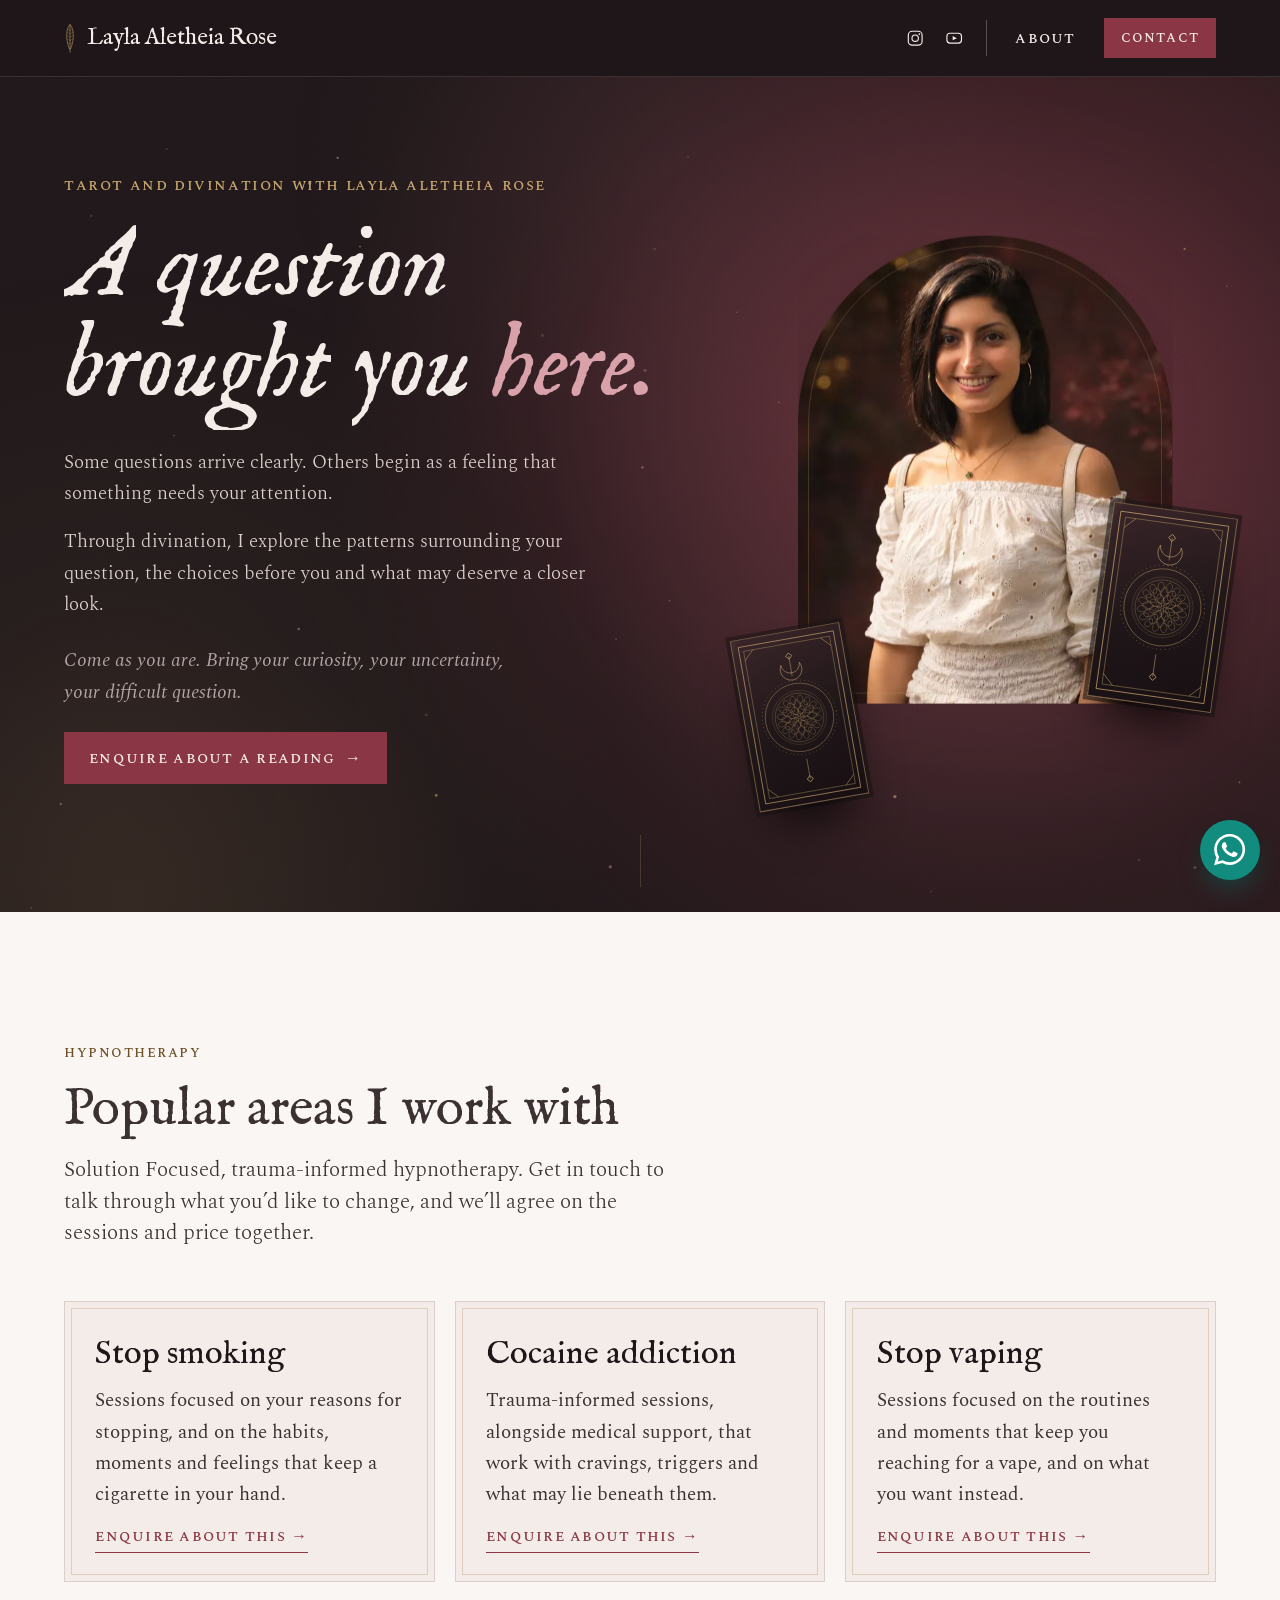
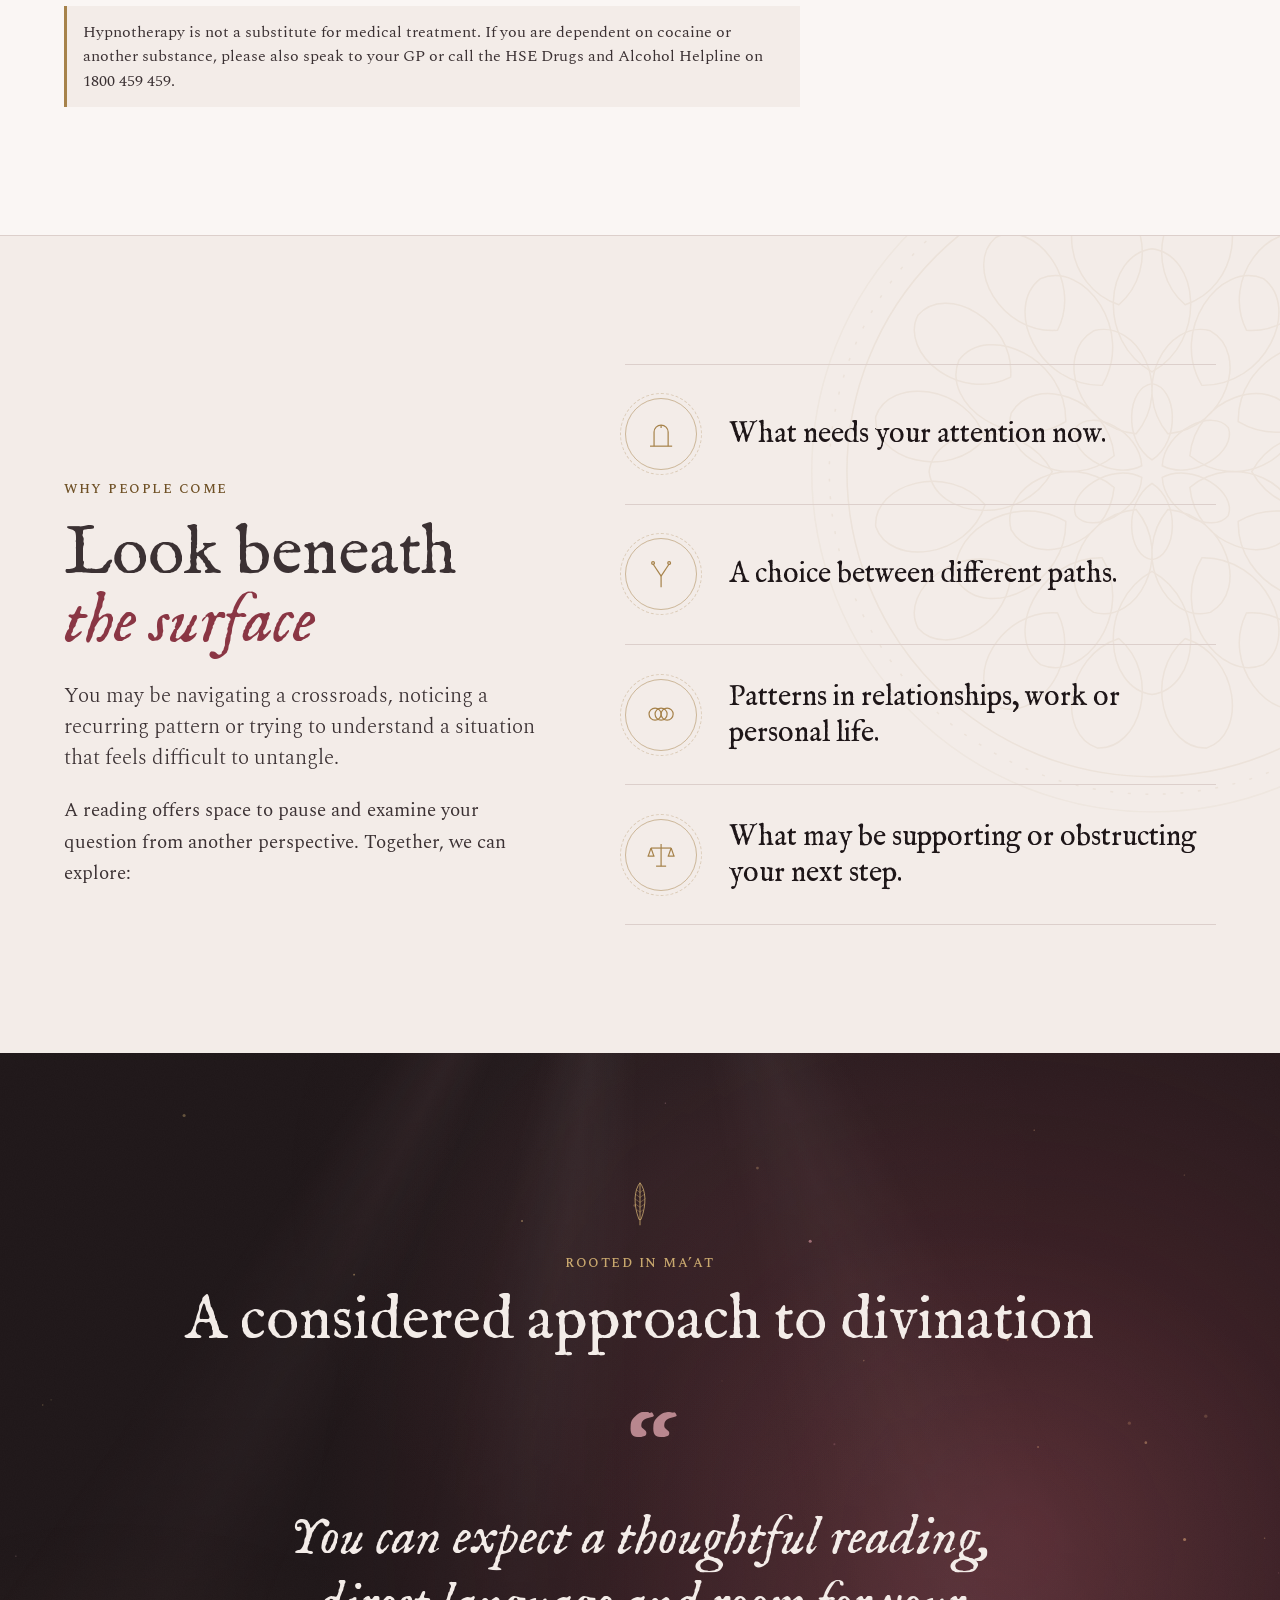
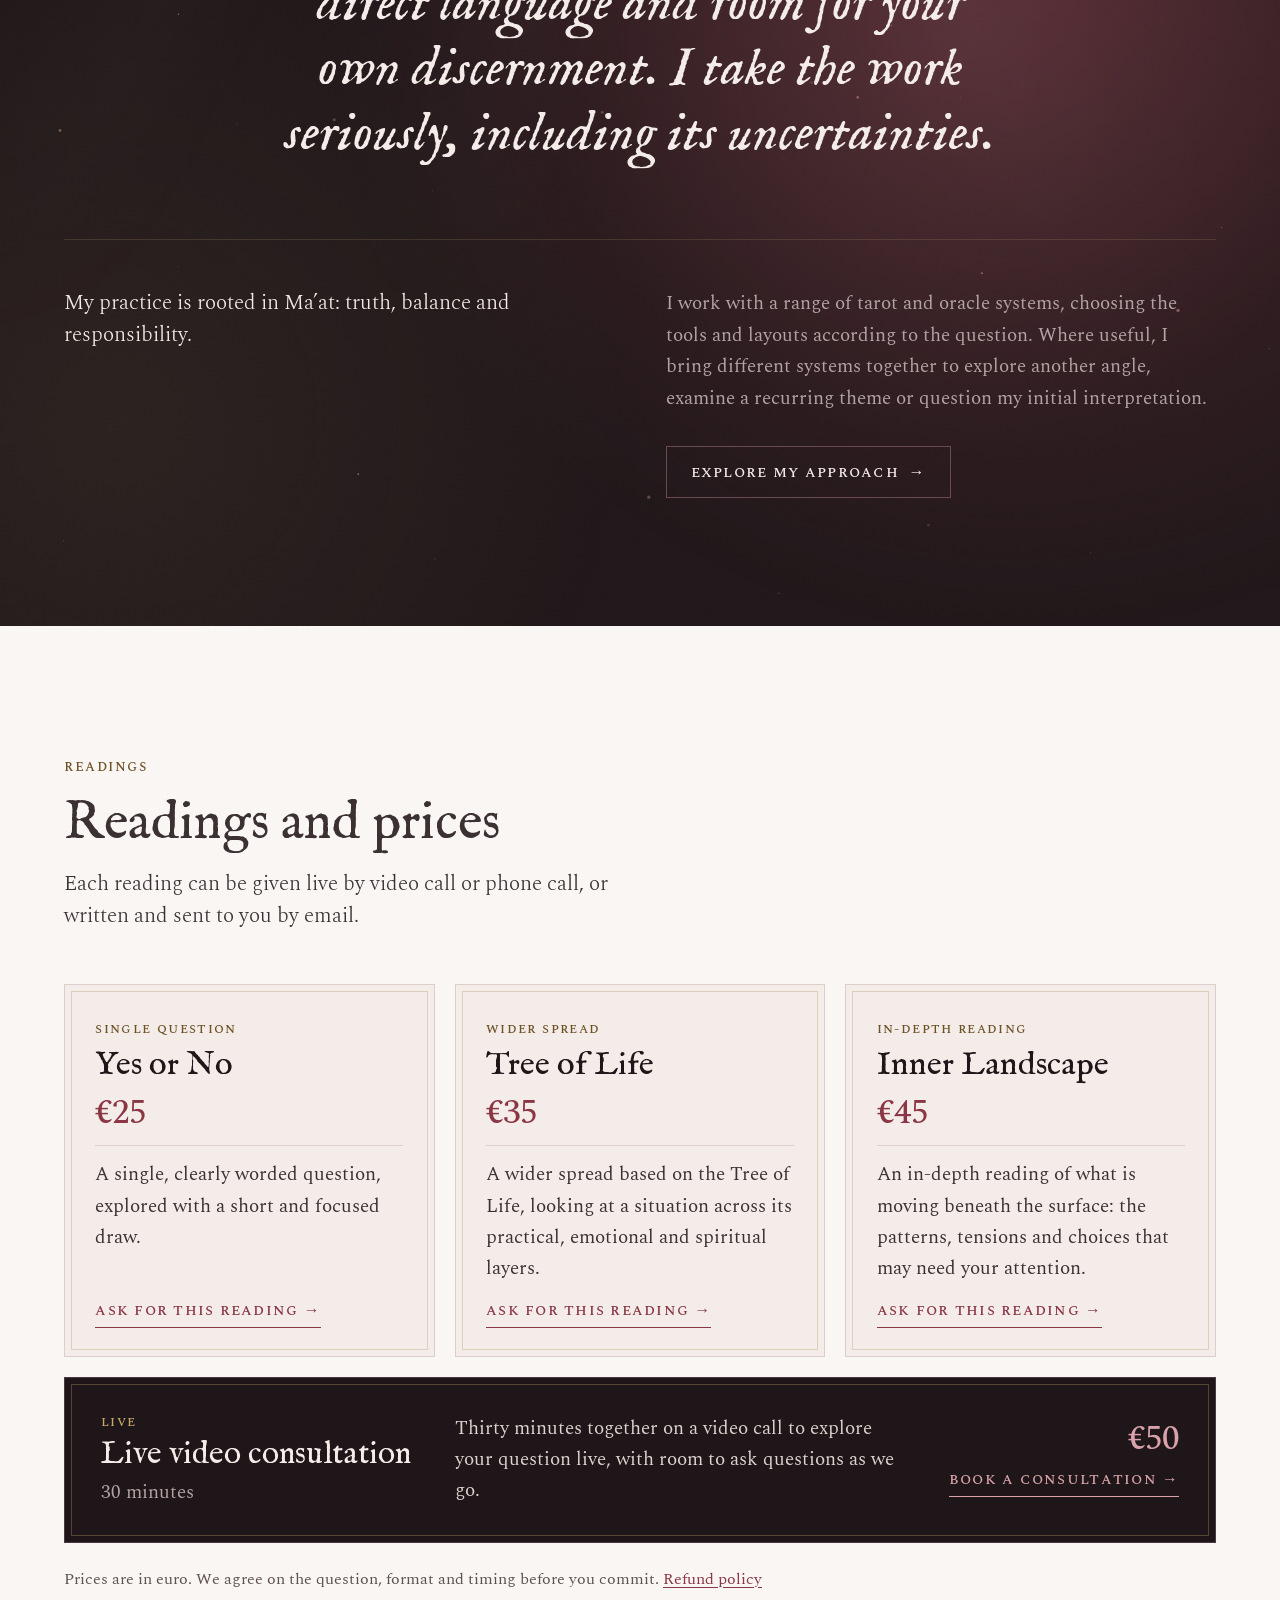
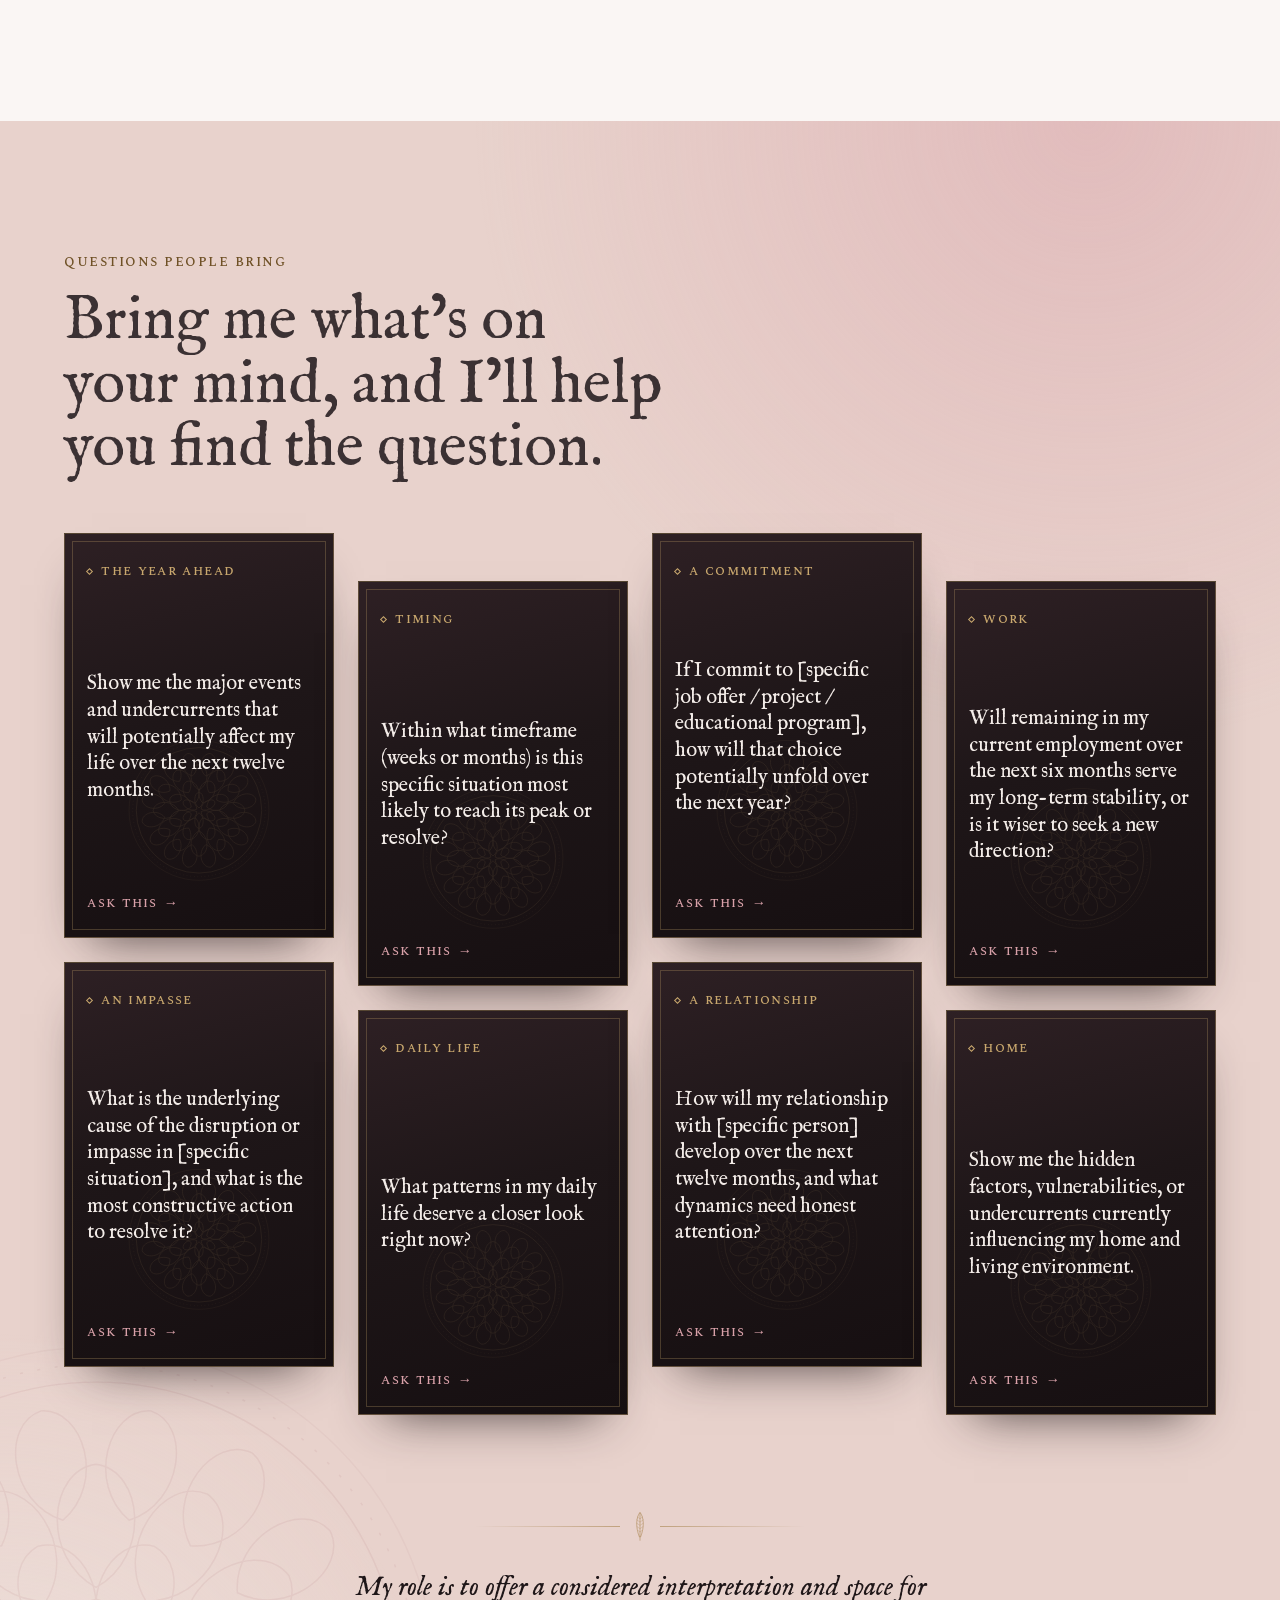
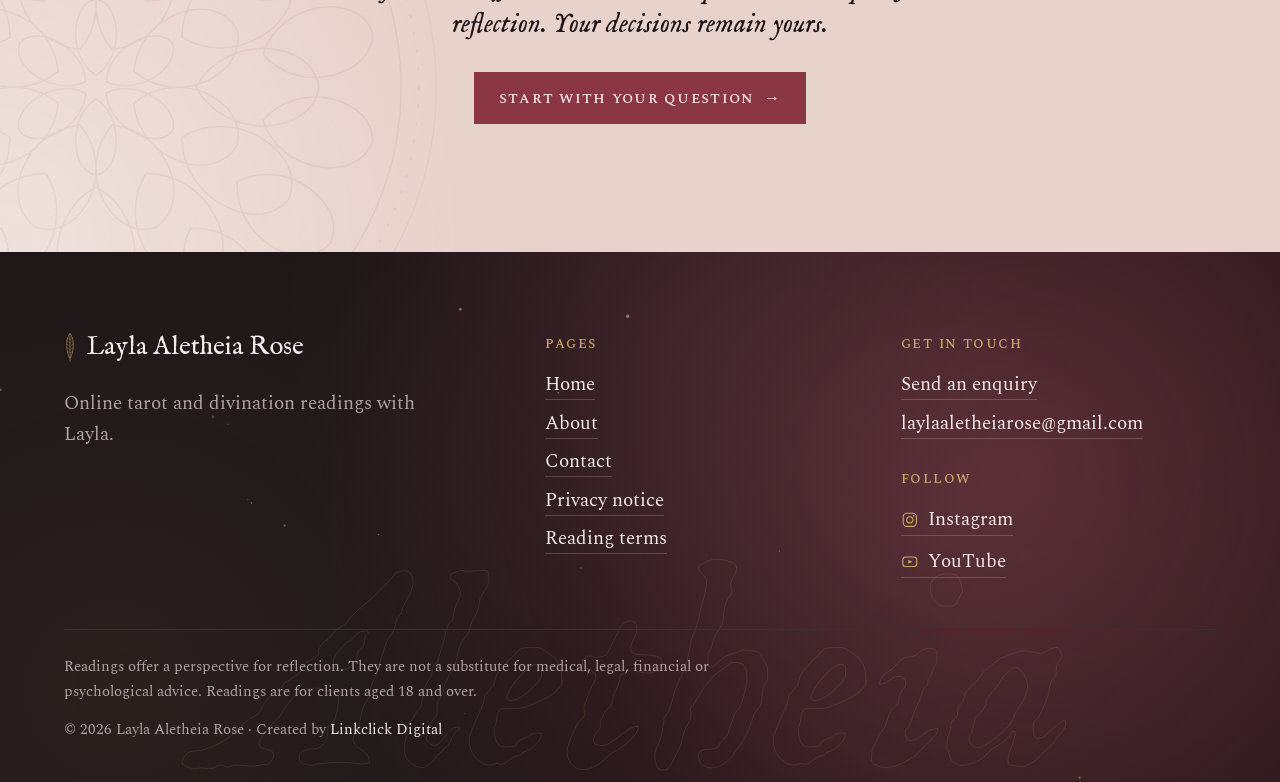
<file: index.html>
<!DOCTYPE html>
<html lang="en-GB">
<head>
<meta charset="utf-8">
<meta name="viewport" content="width=device-width, initial-scale=1, viewport-fit=cover">
<title>Tarot &amp; Divination Readings Online | Layla Aletheia Rose</title>
<meta name="description" content="Considered tarot and divination readings online from the Republic of Ireland. Bring your question; Layla reads across several systems, in direct language rooted in Ma’at.">
<link rel="canonical" href="https://laylaaletheiarose.com/">
<meta name="theme-color" content="#1E1618">
<link rel="icon" href="assets/img/favicon.svg" type="image/svg+xml">
<link rel="apple-touch-icon" href="assets/img/apple-touch-icon.png">
<link rel="preload" href="assets/fonts/im-fell-english-latin-400-italic.woff2" as="font" type="font/woff2" crossorigin>
<link rel="preload" href="assets/fonts/spectral-latin-400-normal.woff2" as="font" type="font/woff2" crossorigin>
<script>(function(){var d=document.documentElement;if("IntersectionObserver" in window&&!(window.matchMedia&&matchMedia("(prefers-reduced-motion: reduce)").matches)){d.classList.add("js-motion");setTimeout(function(){if(!window.__larMotion)d.classList.remove("js-motion")},3500)}})();</script>
<link rel="stylesheet" href="assets/css/site.css">
<meta property="og:type" content="website">
<meta property="og:site_name" content="Layla Aletheia Rose">
<meta property="og:locale" content="en_GB">
<meta property="og:title" content="Tarot &amp; divination with Layla Aletheia Rose">
<meta property="og:description" content="A question brought you here. Considered tarot and divination readings online, from the Republic of Ireland.">
<meta property="og:url" content="https://laylaaletheiarose.com/">
<meta property="og:image" content="https://laylaaletheiarose.com/assets/img/og-image.jpg">
<meta property="og:image:width" content="1200">
<meta property="og:image:height" content="630">
<meta property="og:image:alt" content="Layla Aletheia Rose: tarot and divination">
<meta name="twitter:card" content="summary_large_image">
<script type="application/ld+json">
{
  "@context": "https://schema.org",
  "@type": "Person",
  "name": "Layla Aletheia Rose",
  "alternateName": "Dalal Khalid Alshohaib",
  "url": "https://laylaaletheiarose.com/",
  "email": "mailto:laylaaletheiarose@gmail.com",
  "description": "Tarot and divination readings online from the Republic of Ireland, rooted in Ma’at: truth, balance and responsibility.",
  "sameAs": ["https://www.instagram.com/laylaaletheiarose/", "https://www.youtube.com/@LaylaAletheiaRose"],
  "knowsAbout": ["Tarot", "Divination", "Oracle cards", "Ma’at", "Hypnotherapy"],
  "makesOffer": [
    { "@type": "Offer", "name": "Yes or No tarot reading", "price": "25.00", "priceCurrency": "EUR" },
    { "@type": "Offer", "name": "Tree of Life tarot reading", "price": "35.00", "priceCurrency": "EUR" },
    { "@type": "Offer", "name": "Inner Landscape tarot reading (in-depth)", "price": "45.00", "priceCurrency": "EUR" },
    { "@type": "Offer", "name": "Live video consultation, 30 minutes", "price": "50.00", "priceCurrency": "EUR" }
  ]
}
</script>
</head>
<body>
<svg style="position:absolute;width:0;height:0;overflow:hidden" aria-hidden="true" focusable="false">
  <symbol id="feather" viewBox="0 0 22 56">
    <path d="M11 2 C18 11 19.5 28 12.2 47 L11 47 L9.8 47 C2.5 28 4 11 11 2 Z" fill="none" stroke="currentColor" stroke-width="1"/>
    <path d="M11 3 L11 54" fill="none" stroke="currentColor" stroke-width="1"/>
    <path d="M11 14 L16 10 M11 20 L17.3 15.5 M11 26 L17.6 21.5 M11 32 L16.8 28 M11 38 L14.8 35 M11 14 L6 10 M11 20 L4.7 15.5 M11 26 L4.4 21.5 M11 32 L5.2 28 M11 38 L7.2 35" fill="none" stroke="currentColor" stroke-width="0.7" opacity="0.7"/>
  </symbol>
  <symbol id="icon-instagram" viewBox="0 0 24 24">
    <g fill="none" stroke="currentColor" stroke-width="1.5"><rect x="3" y="3" width="18" height="18" rx="5"/><circle cx="12" cy="12" r="4.2"/></g>
    <circle cx="17.4" cy="6.6" r="1.1" fill="currentColor"/>
  </symbol>
  <symbol id="icon-youtube" viewBox="0 0 24 24">
    <rect x="2.5" y="5.5" width="19" height="13" rx="4" fill="none" stroke="currentColor" stroke-width="1.5"/>
    <path d="M10 9.2 L15.4 12 L10 14.8 Z" fill="currentColor"/>
  </symbol>
  <symbol id="rosette" viewBox="-120 -120 240 240">
    <g fill="none" stroke="currentColor">
      <path class="ring ring--1" pathLength="1" d="M0.0 -4.0C10.0 -10.5 8.5 -28.7 0.0 -30.0C-8.5 -28.7 -10.0 -10.5 0.0 -4.0ZM3.5 -2.0C14.1 3.4 29.1 -7.0 26.0 -15.0C20.6 -21.7 4.1 -13.9 3.5 -2.0ZM3.5 2.0C4.1 13.9 20.6 21.7 26.0 15.0C29.1 7.0 14.1 -3.4 3.5 2.0ZM0.0 4.0C-10.0 10.5 -8.5 28.7 0.0 30.0C8.5 28.7 10.0 10.5 0.0 4.0ZM-3.5 2.0C-14.1 -3.4 -29.1 7.0 -26.0 15.0C-20.6 21.7 -4.1 13.9 -3.5 2.0ZM-3.5 -2.0C-4.1 -13.9 -20.6 -21.7 -26.0 -15.0C-29.1 -7.0 -14.1 3.4 -3.5 -2.0Z"/>
<path class="ring ring--2" pathLength="1" d="M5.4 -12.9C25.6 -14.8 33.3 -40.4 19.9 -48.0C5.0 -52.1 -7.6 -28.6 5.4 -12.9ZM12.9 -5.4C28.6 7.6 52.1 -5.0 48.0 -19.9C40.4 -33.3 14.8 -25.6 12.9 -5.4ZM12.9 5.4C14.8 25.6 40.4 33.3 48.0 19.9C52.1 5.0 28.6 -7.6 12.9 5.4ZM5.4 12.9C-7.6 28.6 5.0 52.1 19.9 48.0C33.3 40.4 25.6 14.8 5.4 12.9ZM-5.4 12.9C-25.6 14.8 -33.3 40.4 -19.9 48.0C-5.0 52.1 7.6 28.6 -5.4 12.9ZM-12.9 5.4C-28.6 -7.6 -52.1 5.0 -48.0 19.9C-40.4 33.3 -14.8 25.6 -12.9 5.4ZM-12.9 -5.4C-14.8 -25.6 -40.4 -33.3 -48.0 -19.9C-52.1 -5.0 -28.6 7.6 -12.9 -5.4ZM-5.4 -12.9C7.6 -28.6 -5.0 -52.1 -19.9 -48.0C-33.3 -40.4 -25.6 -14.8 -5.4 -12.9Z"/>
<path class="ring ring--3" pathLength="1" d="M0.0 -34.0C19.0 -44.5 16.1 -73.9 0.0 -76.0C-16.1 -73.9 -19.0 -44.5 0.0 -34.0ZM17.0 -29.4C38.7 -29.0 50.9 -55.9 38.0 -65.8C23.0 -72.1 5.8 -48.0 17.0 -29.4ZM29.4 -17.0C48.0 -5.8 72.1 -23.0 65.8 -38.0C55.9 -50.9 29.0 -38.7 29.4 -17.0ZM34.0 -0.0C44.5 19.0 73.9 16.1 76.0 -0.0C73.9 -16.2 44.5 -19.0 34.0 -0.0ZM29.4 17.0C29.0 38.7 55.9 50.9 65.8 38.0C72.1 23.0 48.0 5.8 29.4 17.0ZM17.0 29.4C5.8 48.0 23.0 72.1 38.0 65.8C50.9 55.9 38.7 29.0 17.0 29.4ZM0.0 34.0C-19.0 44.5 -16.1 73.9 0.0 76.0C16.2 73.9 19.0 44.5 0.0 34.0ZM-17.0 29.4C-38.7 29.0 -50.9 55.9 -38.0 65.8C-23.0 72.1 -5.8 48.0 -17.0 29.4ZM-29.4 17.0C-48.0 5.8 -72.1 23.0 -65.8 38.0C-55.9 50.9 -29.0 38.7 -29.4 17.0ZM-34.0 0.0C-44.5 -19.0 -73.9 -16.1 -76.0 0.0C-73.9 16.2 -44.5 19.0 -34.0 0.0ZM-29.4 -17.0C-29.0 -38.7 -55.9 -50.9 -65.8 -38.0C-72.1 -23.0 -48.0 -5.8 -29.4 -17.0ZM-17.0 -29.4C-5.8 -48.0 -23.0 -72.1 -38.0 -65.8C-50.9 -55.9 -38.7 -29.0 -17.0 -29.4Z"/>
<path class="ring ring--4" pathLength="1" d="M11.3 -56.9C29.8 -62.9 32.5 -89.5 18.7 -94.2C4.2 -95.1 -3.5 -69.5 11.3 -56.9ZM32.2 -48.2C51.6 -46.7 64.3 -70.2 53.3 -79.8C40.3 -86.3 23.4 -65.6 32.2 -48.2ZM48.2 -32.2C65.6 -23.4 86.3 -40.3 79.8 -53.3C70.2 -64.3 46.7 -51.6 48.2 -32.2ZM56.9 -11.3C69.5 3.5 95.1 -4.2 94.2 -18.7C89.5 -32.5 62.9 -29.8 56.9 -11.3ZM56.9 11.3C62.9 29.8 89.5 32.5 94.2 18.7C95.1 4.2 69.5 -3.5 56.9 11.3ZM48.2 32.2C46.7 51.6 70.2 64.3 79.8 53.3C86.3 40.3 65.6 23.4 48.2 32.2ZM32.2 48.2C23.4 65.6 40.3 86.3 53.3 79.8C64.3 70.2 51.6 46.7 32.2 48.2ZM11.3 56.9C-3.5 69.5 4.2 95.1 18.7 94.2C32.5 89.5 29.8 62.9 11.3 56.9ZM-11.3 56.9C-29.8 62.9 -32.5 89.5 -18.7 94.2C-4.2 95.1 3.5 69.5 -11.3 56.9ZM-32.2 48.2C-51.6 46.7 -64.3 70.2 -53.3 79.8C-40.3 86.3 -23.4 65.6 -32.2 48.2ZM-48.2 32.2C-65.6 23.4 -86.3 40.3 -79.8 53.3C-70.2 64.3 -46.7 51.6 -48.2 32.2ZM-56.9 11.3C-69.5 -3.5 -95.1 4.2 -94.2 18.7C-89.5 32.5 -62.9 29.8 -56.9 11.3ZM-56.9 -11.3C-62.9 -29.8 -89.5 -32.5 -94.2 -18.7C-95.1 -4.2 -69.5 3.5 -56.9 -11.3ZM-48.2 -32.2C-46.7 -51.6 -70.2 -64.3 -79.8 -53.3C-86.3 -40.3 -65.6 -23.4 -48.2 -32.2ZM-32.2 -48.2C-23.4 -65.6 -40.3 -86.3 -53.3 -79.8C-64.3 -70.2 -51.6 -46.7 -32.2 -48.2ZM-11.3 -56.9C3.5 -69.5 -4.2 -95.1 -18.7 -94.2C-32.5 -89.5 -29.8 -62.9 -11.3 -56.9Z"/>
      <circle r="104"/><circle r="110" stroke-dasharray="1 5"/><circle r="116" opacity="0.6"/>
    </g>
  </symbol>
  <symbol id="cardback" viewBox="0 0 140 220">
    <g fill="none" stroke="currentColor" stroke-width="0.8">
      <rect x="8" y="8" width="124" height="204"/>
      <rect x="14" y="14" width="112" height="192" opacity="0.55"/>
      <path d="M14 26 L26 14 M114 14 L126 26 M126 194 L114 206 M26 206 L14 194" opacity="0.7"/>
      <circle cx="70" cy="110" r="44" opacity="0.6"/>
      <circle cx="70" cy="110" r="48" stroke-dasharray="1 4" opacity="0.6"/>
      <path d="M70 30 L70 56 M70 164 L70 190" opacity="0.7"/>
      <path d="M70 26 l4 4 l-4 4 l-4 -4 Z M70 186 l4 4 l-4 4 l-4 -4 Z"/>
      <path d="M58 40 A14 14 0 1 0 82 40 A11 11 0 1 1 58 40 Z" opacity="0.8"/>
    </g>
    <use href="#rosette" x="34" y="74" width="72" height="72"/>
  </symbol>
</svg>
<a class="skip-link" href="#main">Skip to content</a>

<header class="site-header site-header--dark wrap on-dark">
  <div class="container">
    <a class="wordmark" href="index.html" aria-current="page"><svg class="feather" aria-hidden="true"><use href="#feather"/></svg><span>Layla Aletheia Rose</span></a>
    <nav class="site-nav" aria-label="Main">
      <span class="social social--header">
        <a class="social__link" href="https://www.instagram.com/laylaaletheiarose/" target="_blank" rel="noopener" aria-label="Instagram (opens in a new tab)"><svg aria-hidden="true"><use href="#icon-instagram"/></svg></a>
        <a class="social__link" href="https://www.youtube.com/@LaylaAletheiaRose" target="_blank" rel="noopener" aria-label="YouTube (opens in a new tab)"><svg aria-hidden="true"><use href="#icon-youtube"/></svg></a>
      </span>
      <a href="about.html">About</a>
      <a class="btn btn--small" href="contact.html">Contact</a>
    </nav>
  </div>
</header>

<main id="main">

  <!-- Hero: the darkest point of the site -->
  <section class="hero hero--portrait section--dark wrap on-dark" data-atmos="1" aria-labelledby="hero-title">
    <div class="hero__glow" aria-hidden="true"></div>
    <div class="container hero__grid">
      <div class="hero__copy">
        <h1 class="hero__title" id="hero-title">
          <span class="kicker">Tarot and divination with Layla Aletheia Rose</span>
          <span class="display"><span class="rise"><span style="--i:0">A</span></span> <span class="rise"><span style="--i:1">question</span></span> <span class="rise"><span style="--i:2">brought</span></span> <span class="rise"><span style="--i:3">you</span></span> <em class="rise"><span style="--i:4">here.</span></em></span>
        </h1>
        <div class="hero__intro">
          <p>Some questions arrive clearly. Others begin as a feeling that something needs your attention.</p>
          <p>Through divination, I explore the patterns surrounding your question, the choices before you and what may deserve a closer look.</p>
        </div>
        <p class="hero__aside">Come as you are. Bring your curiosity, your uncertainty, your difficult question.</p>
        <div class="actions">
          <a class="btn" href="contact.html#enquiry">Enquire about a reading <span class="arrow" aria-hidden="true">→</span></a>
        </div>
      </div>
      <!-- Portrait of Layla Aletheia Rose (Dalal Khalid Alshohaib), framed in the arch of light -->
      <figure class="hero-art hero-portrait">
        <div data-depth="-0.05">
          <div class="arch arch--photo">
            <picture>
              <source type="image/webp" srcset="assets/img/layla-portrait-560.webp 560w, assets/img/layla-portrait-840.webp 840w, assets/img/layla-portrait-1120.webp 1120w" sizes="(min-width: 56rem) 26rem, 80vw">
              <img src="assets/img/layla-portrait-840.jpg" width="840" height="1050" alt="Layla Aletheia Rose smiling, in a white off-the-shoulder blouse, against a deep red background." fetchpriority="high" decoding="async">
            </picture>
          </div>
        </div>
        <div class="tcard tcard--a" aria-hidden="true"><div data-depth="0.14"><div class="tcard__tilt"><div class="tcard__face"><svg><use href="#cardback"/></svg></div></div></div></div>
        <div class="tcard tcard--b" aria-hidden="true"><div data-depth="0.26"><div class="tcard__tilt"><div class="tcard__face"><svg><use href="#cardback"/></svg></div></div></div></div>
      </figure>
    </div>
    <span class="scroll-cue" aria-hidden="true"></span>
  </section>

  <!-- Hypnotherapy -->
  <section class="section section--bright hypno wrap" aria-labelledby="hypno-title">
    <div class="container">
      <div class="section-head measure">
        <span class="eyebrow" data-reveal>Hypnotherapy</span>
        <h2 class="h2" id="hypno-title" data-reveal>Popular areas I work with</h2>
        <p class="lede" data-reveal>Solution Focused, trauma-informed hypnotherapy. Get in touch to talk through what you’d like to change, and we’ll agree on the sessions and price together.</p>
      </div>
      <ul class="reading-cards hypno-cards" role="list" data-stagger="140">
        <li class="reading-card hypno-card" data-reveal>
          <h3 class="reading-card__name">Stop smoking</h3>
          <p class="reading-card__desc">Sessions focused on your reasons for stopping, and on the habits, moments and feelings that keep a cigarette in your hand.</p>
          <a class="reading-card__ask" href="contact.html?reading=smoking#enquiry" data-reading="smoking">Enquire about this<span class="visually-hidden">: stop smoking</span> <span aria-hidden="true">→</span></a>
        </li>
        <li class="reading-card hypno-card" data-reveal>
          <h3 class="reading-card__name">Cocaine addiction</h3>
          <p class="reading-card__desc">Trauma-informed sessions, alongside medical support, that work with cravings, triggers and what may lie beneath them.</p>
          <a class="reading-card__ask" href="contact.html?reading=cocaine#enquiry" data-reading="cocaine">Enquire about this<span class="visually-hidden">: cocaine addiction</span> <span aria-hidden="true">→</span></a>
        </li>
        <li class="reading-card hypno-card" data-reveal>
          <h3 class="reading-card__name">Stop vaping</h3>
          <p class="reading-card__desc">Sessions focused on the routines and moments that keep you reaching for a vape, and on what you want instead.</p>
          <a class="reading-card__ask" href="contact.html?reading=vaping#enquiry" data-reading="vaping">Enquire about this<span class="visually-hidden">: stop vaping</span> <span aria-hidden="true">→</span></a>
        </li>
      </ul>
      <p class="hypno-note" data-reveal>Hypnotherapy is not a substitute for medical treatment. If you are dependent on cocaine or another substance, please also speak to your GP or call the HSE Drugs and Alcohol Helpline on 1800 459 459.</p>
    </div>
  </section>

  <!-- Look beneath the surface -->
  <section class="section section--vellum beneath wrap" aria-labelledby="beneath-title">
    <div class="watermark" aria-hidden="true"><div data-depth="0.12"><svg><use href="#rosette"/></svg></div></div>
    <div class="container beneath__grid">
      <div class="flow measure beneath__intro">
        <span class="eyebrow" data-reveal>Why people come</span>
        <h2 class="h2" id="beneath-title" data-reveal>Look beneath <em>the surface</em></h2>
        <p class="lede" data-reveal>You may be navigating a crossroads, noticing a recurring pattern or trying to understand a situation that feels difficult to untangle.</p>
        <p data-reveal>A reading offers space to pause and examine your question from another perspective. Together, we can explore:</p>
      </div>
      <ul class="prompts" role="list" data-stagger="140">
        <li class="prompt" data-reveal>
          <span class="prompt__icon"><svg viewBox="0 0 32 32" fill="none" stroke="currentColor" stroke-width="1.2" aria-hidden="true"><path d="M9 28V14a7 7 0 0 1 14 0v14"/><path d="M5 28h22"/><path d="M16 7v3"/></svg></span>
          <p>What needs your attention now.</p>
        </li>
        <li class="prompt" data-reveal>
          <span class="prompt__icon"><svg viewBox="0 0 32 32" fill="none" stroke="currentColor" stroke-width="1.2" aria-hidden="true"><path d="M16 29V18"/><path d="M16 18L8 6"/><path d="M16 18l8-12"/><circle cx="8" cy="5" r="1.4"/><circle cx="24" cy="5" r="1.4"/></svg></span>
          <p>A choice between different paths.</p>
        </li>
        <li class="prompt" data-reveal>
          <span class="prompt__icon"><svg viewBox="0 0 32 32" fill="none" stroke="currentColor" stroke-width="1.2" aria-hidden="true"><circle cx="10" cy="16" r="6"/><circle cx="16" cy="16" r="6"/><circle cx="22" cy="16" r="6"/></svg></span>
          <p>Patterns in relationships, work or personal life.</p>
        </li>
        <li class="prompt" data-reveal>
          <span class="prompt__icon"><svg viewBox="0 0 32 32" fill="none" stroke="currentColor" stroke-width="1.2" aria-hidden="true"><path d="M16 5v22"/><path d="M11 27h10"/><path d="M6 9h20"/><path d="M6 9l-2.8 8M6 9l2.8 8M2.5 17h7"/><path d="M26 9l-2.8 8M26 9l2.8 8M22.5 17h7"/></svg></span>
          <p>What may be supporting or obstructing your next step.</p>
        </li>
      </ul>
    </div>
  </section>

  <!-- A considered approach -->
  <section class="section section--dark approach wrap on-dark" data-atmos="0.7" aria-labelledby="approach-title">
    <div class="lightrays" aria-hidden="true"></div>
    <div class="container">
      <div class="approach__head">
        <svg class="feather" aria-hidden="true" data-reveal><use href="#feather"/></svg>
        <span class="eyebrow" data-reveal>Rooted in Ma’at</span>
        <h2 class="h2" id="approach-title" data-reveal>A considered approach to divination</h2>
      </div>
      <blockquote class="quote approach__quote" data-reveal="unveil">
        <p>You can expect a thoughtful reading, direct language and room for your own discernment. I take the work seriously, including its uncertainties.</p>
      </blockquote>
      <div class="approach__body" data-stagger="160">
        <p class="lede" data-reveal>My practice is rooted in Ma’at: truth, balance and responsibility.</p>
        <div class="flow" data-reveal>
          <p class="muted">I work with a range of tarot and oracle systems, choosing the tools and layouts according to the question. Where useful, I bring different systems together to explore another angle, examine a recurring theme or question my initial interpretation.</p>
          <div class="actions" style="margin-top:2rem">
            <a class="btn btn--ghost" href="about.html">Explore my approach <span class="arrow" aria-hidden="true">→</span></a>
          </div>
        </div>
      </div>
    </div>
  </section>

  <!-- Readings and prices -->
  <section class="section section--bright readings wrap" aria-labelledby="readings-title">
    <div class="container">
      <div class="section-head measure">
        <span class="eyebrow" data-reveal>Readings</span>
        <h2 class="h2" id="readings-title" data-reveal>Readings and prices</h2>
        <p class="lede" data-reveal>Each reading can be given live by video call or phone call, or written and sent to you by email.</p>
      </div>
      <ul class="reading-cards" role="list" data-stagger="140">
        <li class="reading-card" data-reveal>
          <p class="reading-card__tag">Single question</p>
          <h3 class="reading-card__name">Yes or No</h3>
          <p class="reading-card__price"><span class="visually-hidden">Price: </span>€25</p>
          <p class="reading-card__desc">A single, clearly worded question, explored with a short and focused draw.</p>
          <a class="reading-card__ask" href="contact.html?reading=yesno#enquiry" data-reading="yesno">Ask for this reading<span class="visually-hidden">: Yes or No</span> <span aria-hidden="true">→</span></a>
        </li>
        <li class="reading-card" data-reveal>
          <p class="reading-card__tag">Wider spread</p>
          <h3 class="reading-card__name">Tree of Life</h3>
          <p class="reading-card__price"><span class="visually-hidden">Price: </span>€35</p>
          <p class="reading-card__desc">A wider spread based on the Tree of Life, looking at a situation across its practical, emotional and spiritual layers.</p>
          <a class="reading-card__ask" href="contact.html?reading=tree#enquiry" data-reading="tree">Ask for this reading<span class="visually-hidden">: Tree of Life</span> <span aria-hidden="true">→</span></a>
        </li>
        <li class="reading-card" data-reveal>
          <p class="reading-card__tag">In-depth reading</p>
          <h3 class="reading-card__name">Inner Landscape</h3>
          <p class="reading-card__price"><span class="visually-hidden">Price: </span>€45</p>
          <p class="reading-card__desc">An in-depth reading of what is moving beneath the surface: the patterns, tensions and choices that may need your attention.</p>
          <a class="reading-card__ask" href="contact.html?reading=inner#enquiry" data-reading="inner">Ask for this reading<span class="visually-hidden">: Inner Landscape</span> <span aria-hidden="true">→</span></a>
        </li>
      </ul>
      <div class="consult-card" data-reveal>
        <div class="consult-card__head">
          <p class="consult-card__kicker">Live</p>
          <h3 class="consult-card__name">Live video consultation</h3>
          <p class="consult-card__meta">30 minutes</p>
        </div>
        <p class="consult-card__desc">Thirty minutes together on a video call to explore your question live, with room to ask questions as we go.</p>
        <div class="consult-card__end">
          <p class="consult-card__price"><span class="visually-hidden">Price: </span>€50</p>
          <a class="consult-card__ask" href="contact.html?reading=consult#enquiry" data-reading="consult">Book a consultation<span class="visually-hidden">: live video consultation, 30 minutes</span> <span aria-hidden="true">→</span></a>
        </div>
      </div>
      <p class="readings-note" data-reveal>Prices are in euro. We agree on the question, format and timing before you commit. <a href="contact.html#refund">Refund policy</a></p>
    </div>
  </section>

  <!-- Sample questions -->
  <section class="section deck wrap" aria-labelledby="questions-title">
    <div class="watermark" aria-hidden="true"><div data-depth="-0.1"><svg><use href="#rosette"/></svg></div></div>
    <div class="container">
      <div class="section-head measure">
        <span class="eyebrow" data-reveal>Questions people bring</span>
        <h2 class="h2" id="questions-title" data-reveal>Bring me what’s on your mind, and I’ll help you find the question.</h2>
      </div>
      <ul class="questions" role="list" data-stagger="90">
        <li data-reveal><a class="qcard" href="contact.html?q=year#enquiry" data-question="year"><span class="qcard__orn" aria-hidden="true"><svg><use href="#rosette"/></svg></span><span class="qcard__theme">The year ahead</span><span class="qcard__text">Show me the major events and undercurrents that will potentially affect my life over the next twelve months.</span><span class="qcard__ask">Ask this <span class="arr" aria-hidden="true">→</span></span></a></li>
        <li data-reveal><a class="qcard" href="contact.html?q=timing#enquiry" data-question="timing"><span class="qcard__orn" aria-hidden="true"><svg><use href="#rosette"/></svg></span><span class="qcard__theme">Timing</span><span class="qcard__text">Within what timeframe (weeks or months) is this specific situation most likely to reach its peak or resolve?</span><span class="qcard__ask">Ask this <span class="arr" aria-hidden="true">→</span></span></a></li>
        <li data-reveal><a class="qcard" href="contact.html?q=decision#enquiry" data-question="decision"><span class="qcard__orn" aria-hidden="true"><svg><use href="#rosette"/></svg></span><span class="qcard__theme">A commitment</span><span class="qcard__text">If I commit to [specific job offer / project / educational program], how will that choice potentially unfold over the next year?</span><span class="qcard__ask">Ask this <span class="arr" aria-hidden="true">→</span></span></a></li>
        <li data-reveal><a class="qcard" href="contact.html?q=work#enquiry" data-question="work"><span class="qcard__orn" aria-hidden="true"><svg><use href="#rosette"/></svg></span><span class="qcard__theme">Work</span><span class="qcard__text">Will remaining in my current employment over the next six months serve my long-term stability, or is it wiser to seek a new direction?</span><span class="qcard__ask">Ask this <span class="arr" aria-hidden="true">→</span></span></a></li>
        <li data-reveal><a class="qcard" href="contact.html?q=impasse#enquiry" data-question="impasse"><span class="qcard__orn" aria-hidden="true"><svg><use href="#rosette"/></svg></span><span class="qcard__theme">An impasse</span><span class="qcard__text">What is the underlying cause of the disruption or impasse in [specific situation], and what is the most constructive action to resolve it?</span><span class="qcard__ask">Ask this <span class="arr" aria-hidden="true">→</span></span></a></li>
        <li data-reveal><a class="qcard" href="contact.html?q=daily#enquiry" data-question="daily"><span class="qcard__orn" aria-hidden="true"><svg><use href="#rosette"/></svg></span><span class="qcard__theme">Daily life</span><span class="qcard__text">What patterns in my daily life deserve a closer look right now?</span><span class="qcard__ask">Ask this <span class="arr" aria-hidden="true">→</span></span></a></li>
        <li data-reveal><a class="qcard" href="contact.html?q=relationship#enquiry" data-question="relationship"><span class="qcard__orn" aria-hidden="true"><svg><use href="#rosette"/></svg></span><span class="qcard__theme">A relationship</span><span class="qcard__text">How will my relationship with [specific person] develop over the next twelve months, and what dynamics need honest attention?</span><span class="qcard__ask">Ask this <span class="arr" aria-hidden="true">→</span></span></a></li>
        <li data-reveal><a class="qcard" href="contact.html?q=home#enquiry" data-question="home"><span class="qcard__orn" aria-hidden="true"><svg><use href="#rosette"/></svg></span><span class="qcard__theme">Home</span><span class="qcard__text">Show me the hidden factors, vulnerabilities, or undercurrents currently influencing my home and living environment.</span><span class="qcard__ask">Ask this <span class="arr" aria-hidden="true">→</span></span></a></li>
      </ul>
      <div class="questions-foot">
        <span class="ornament" aria-hidden="true"><svg><use href="#feather"/></svg></span>
        <p class="measure" data-reveal>My role is to offer a considered interpretation and space for reflection. Your decisions remain yours.</p>
        <a class="btn" href="contact.html#enquiry" data-reveal>Start with your question <span class="arrow" aria-hidden="true">→</span></a>
      </div>
    </div>
  </section>

</main>

<footer class="site-footer wrap on-dark" data-atmos="0.5">
  <p class="footer-mark" aria-hidden="true"><span data-depth="-0.08">Aletheia</span></p>
  <div class="container">
    <div class="footer-grid">
      <div>
        <a class="wordmark" href="index.html"><svg class="feather" aria-hidden="true"><use href="#feather"/></svg><span>Layla Aletheia Rose</span></a>
        <p class="tagline">Online tarot and divination readings with Layla.</p>
      </div>
      <nav aria-label="Footer">
        <p class="footer-title">Pages</p>
        <ul class="footer-links" role="list">
          <li><a href="index.html">Home</a></li>
          <li><a href="about.html">About</a></li>
          <li><a href="contact.html">Contact</a></li>
          <li><a href="privacy.html">Privacy notice</a></li>
          <li><a href="terms.html">Reading terms</a></li>
        </ul>
      </nav>
      <div>
        <p class="footer-title">Get in touch</p>
        <ul class="footer-links" role="list">
          <li><a href="contact.html#enquiry">Send an enquiry</a></li>
          <li class="footer-email"><a href="mailto:laylaaletheiarose@gmail.com">laylaaletheiarose@gmail.com</a></li>
        </ul>
        <p class="footer-title footer-title--follow">Follow</p>
        <ul class="footer-links footer-social" role="list">
          <li><a href="https://www.instagram.com/laylaaletheiarose/" target="_blank" rel="noopener"><svg aria-hidden="true"><use href="#icon-instagram"/></svg>Instagram<span class="visually-hidden"> (opens in a new tab)</span></a></li>
          <li><a href="https://www.youtube.com/@LaylaAletheiaRose" target="_blank" rel="noopener"><svg aria-hidden="true"><use href="#icon-youtube"/></svg>YouTube<span class="visually-hidden"> (opens in a new tab)</span></a></li>
        </ul>
      </div>
    </div>
    <div class="footer-base">
      <p class="advice">Readings offer a perspective for reflection. They are not a substitute for medical, legal, financial or psychological advice. Readings are for clients aged 18 and over.</p>
      <p>© 2026 Layla Aletheia Rose <span aria-hidden="true">·</span> Created by <a href="https://www.linkclickdigital.com" target="_blank" rel="noopener">Linkclick Digital<span class="visually-hidden"> (opens in a new tab)</span></a></p>
    </div>
  </div>
</footer>
<script src="assets/js/site.js" defer></script>
<!-- Floating WhatsApp button: fixed to the bottom right on every screen size -->
<aside class="wa-dock" aria-label="WhatsApp chat">
  <a class="wa-float" href="https://wa.me/353857364285?text=Hello%20Layla%2C%20I%E2%80%99d%20like%20to%20ask%20about%20a%20reading." target="_blank" rel="noopener" aria-label="Chat with Layla on WhatsApp (opens in a new tab)">
    <svg viewBox="0 0 24 24" aria-hidden="true" focusable="false"><path fill="currentColor" d="M17.472 14.382c-.297-.149-1.758-.867-2.03-.967-.273-.099-.471-.148-.67.15-.197.297-.767.966-.94 1.164-.173.199-.347.223-.644.075-.297-.15-1.255-.463-2.39-1.475-.883-.788-1.48-1.761-1.653-2.059-.173-.297-.018-.458.13-.606.134-.133.298-.347.446-.52.149-.174.198-.298.298-.497.099-.198.05-.371-.025-.52-.075-.149-.669-1.612-.916-2.207-.242-.579-.487-.5-.669-.51-.173-.008-.371-.01-.57-.01-.198 0-.52.074-.792.372-.272.297-1.04 1.016-1.04 2.479 0 1.462 1.065 2.875 1.213 3.074.149.198 2.096 3.2 5.077 4.487.709.306 1.262.489 1.694.625.712.227 1.36.195 1.871.118.571-.085 1.758-.719 2.006-1.413.248-.694.248-1.289.173-1.413-.074-.124-.272-.198-.57-.347m-5.421 7.403h-.004a9.87 9.87 0 01-5.031-1.378l-.361-.214-3.741.982.998-3.648-.235-.374a9.86 9.86 0 01-1.51-5.26c.001-5.45 4.436-9.884 9.888-9.884 2.64 0 5.122 1.03 6.988 2.898a9.825 9.825 0 012.893 6.994c-.003 5.45-4.437 9.884-9.885 9.884m8.413-18.297A11.815 11.815 0 0012.05 0C5.495 0 .16 5.335.157 11.892c0 2.096.547 4.142 1.588 5.945L.057 24l6.305-1.654a11.882 11.882 0 005.683 1.448h.005c6.554 0 11.89-5.335 11.893-11.893a11.821 11.821 0 00-3.48-8.413Z"/></svg>
    <span class="wa-float__label" aria-hidden="true">Chat on WhatsApp</span>
  </a>
</aside>
</body>
</html>
</file>
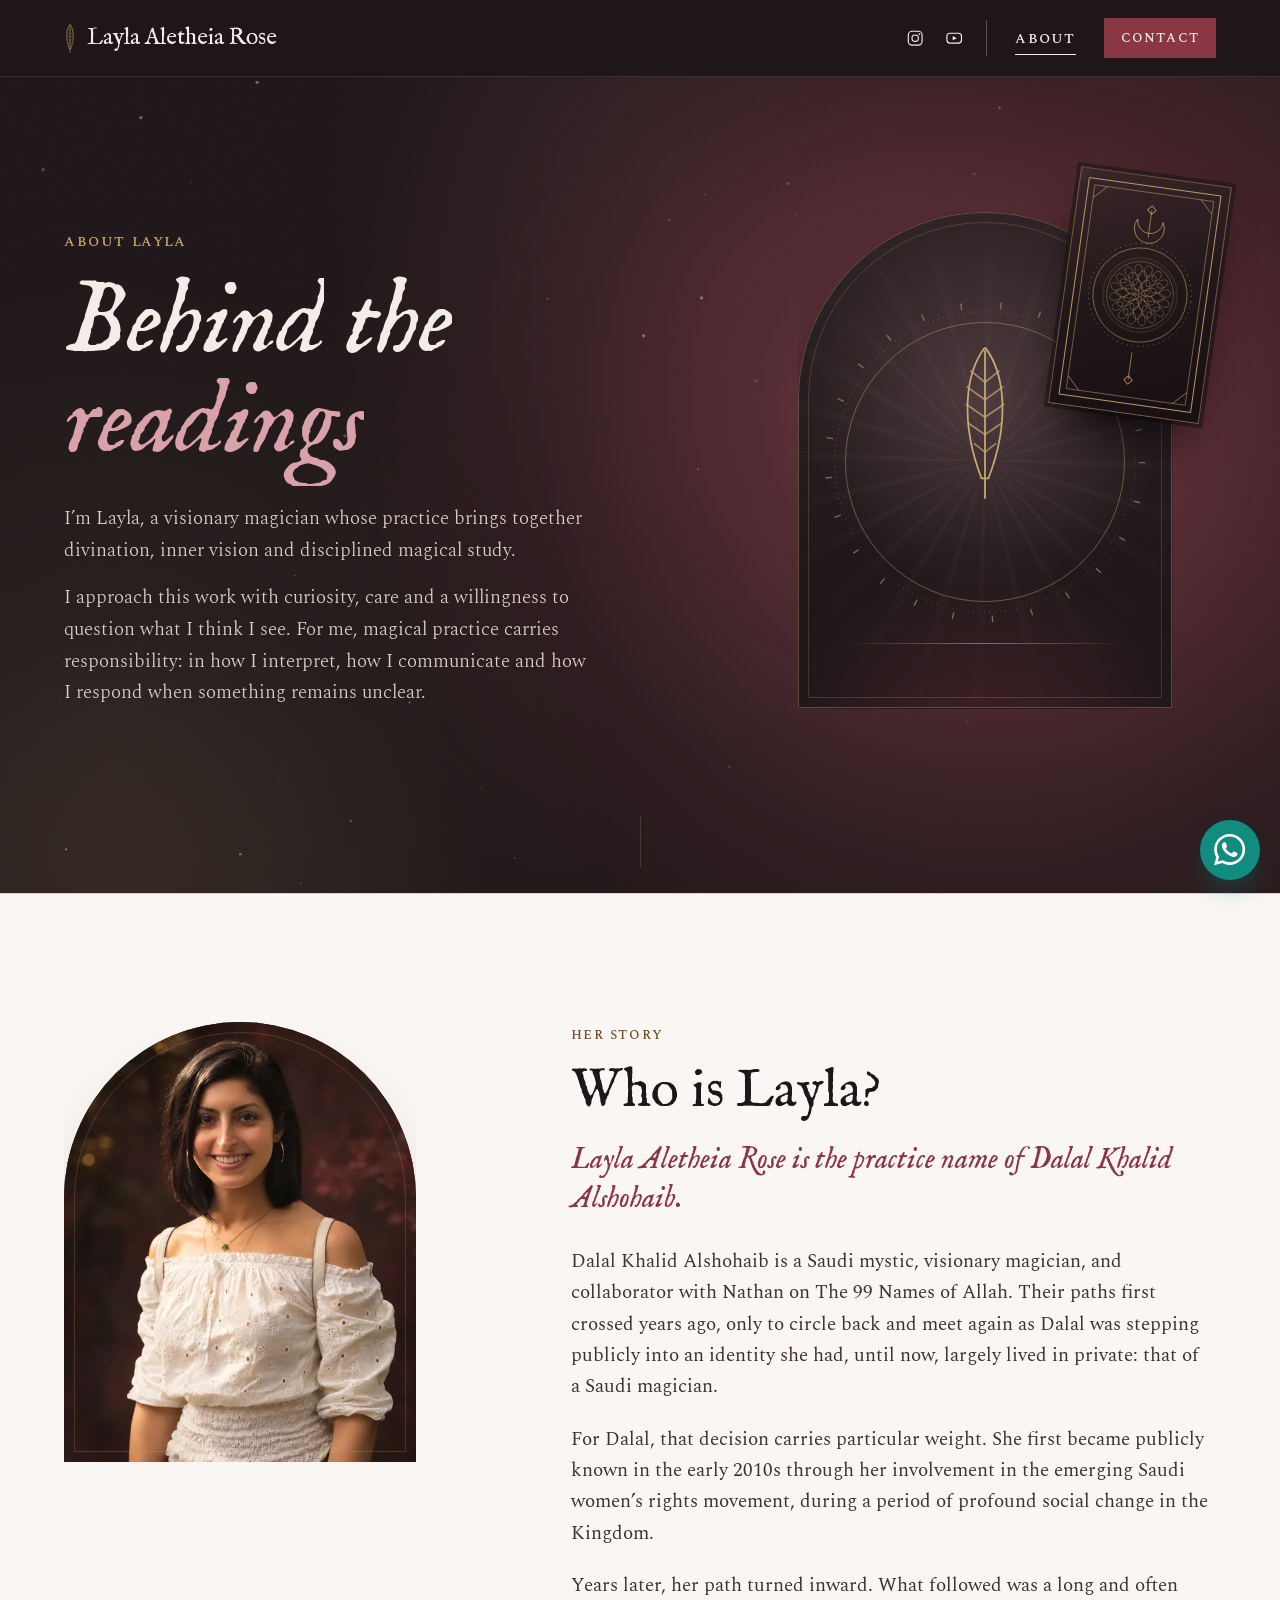
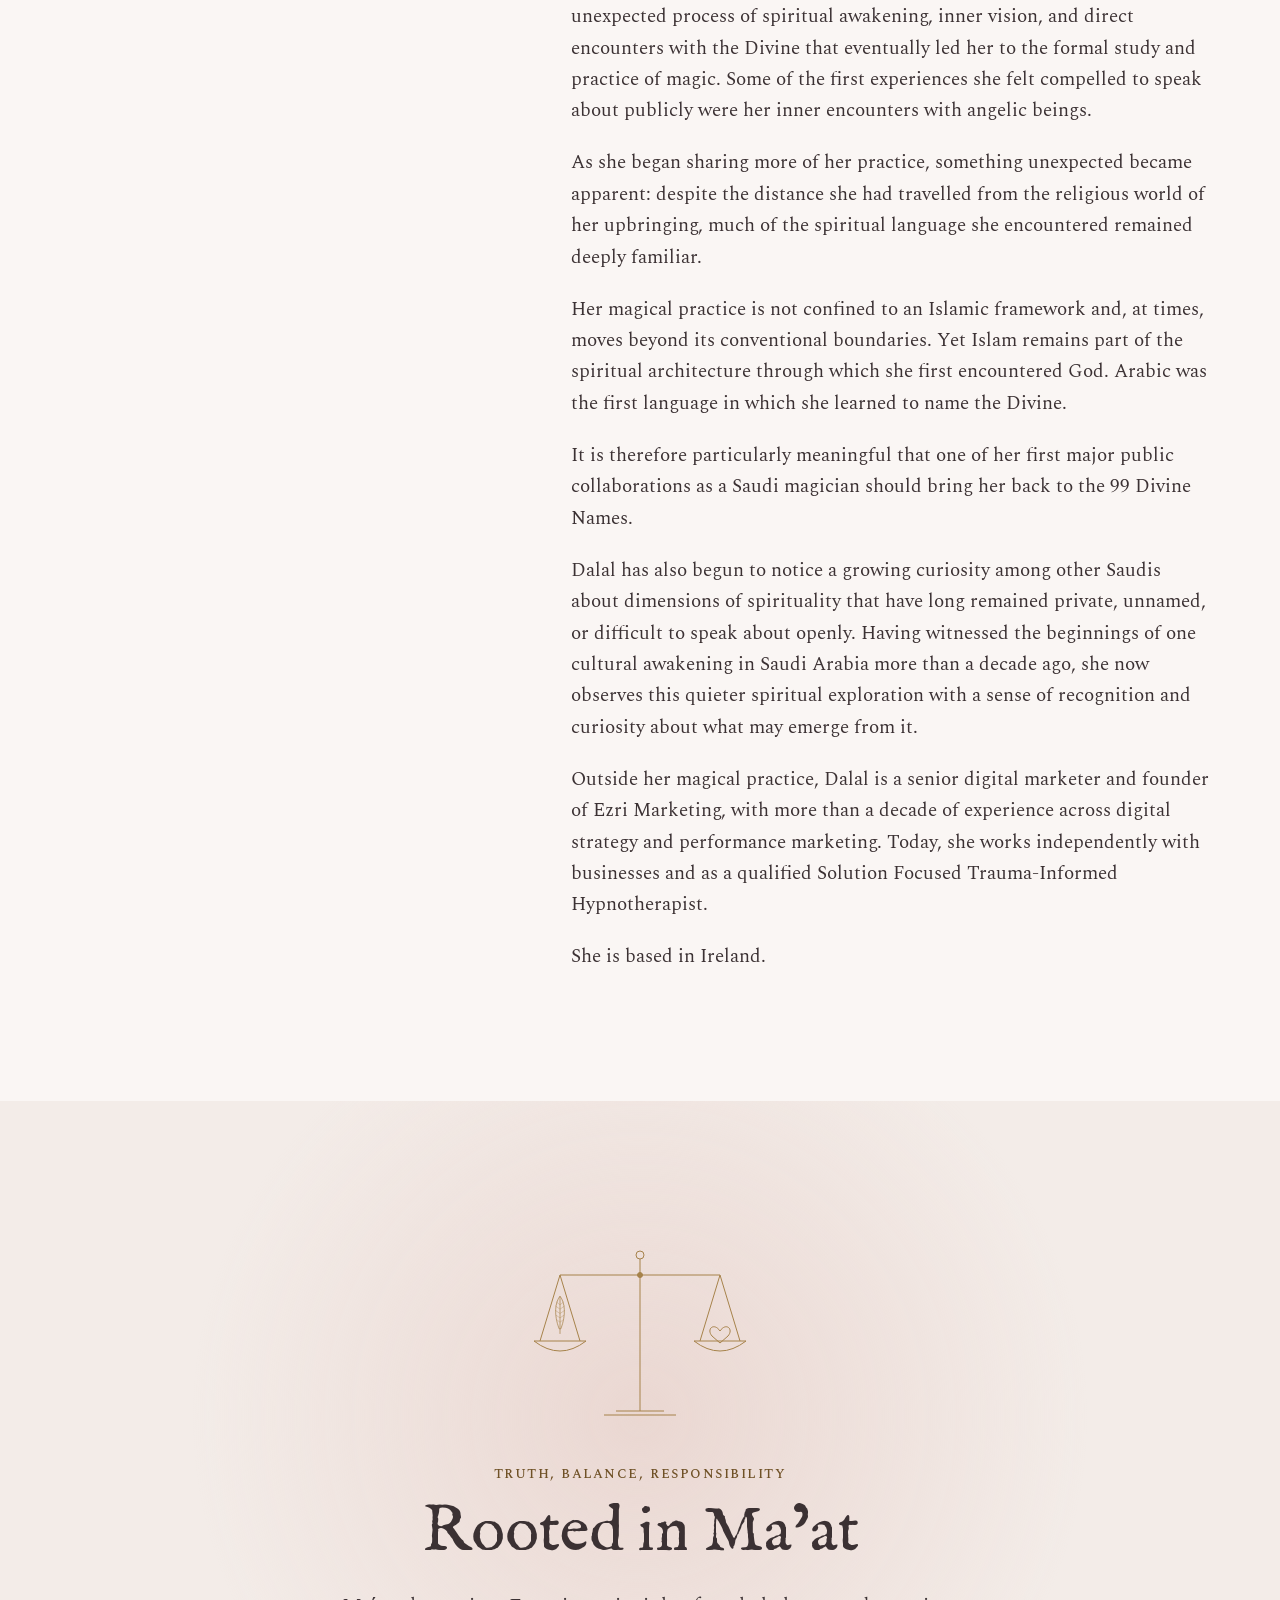
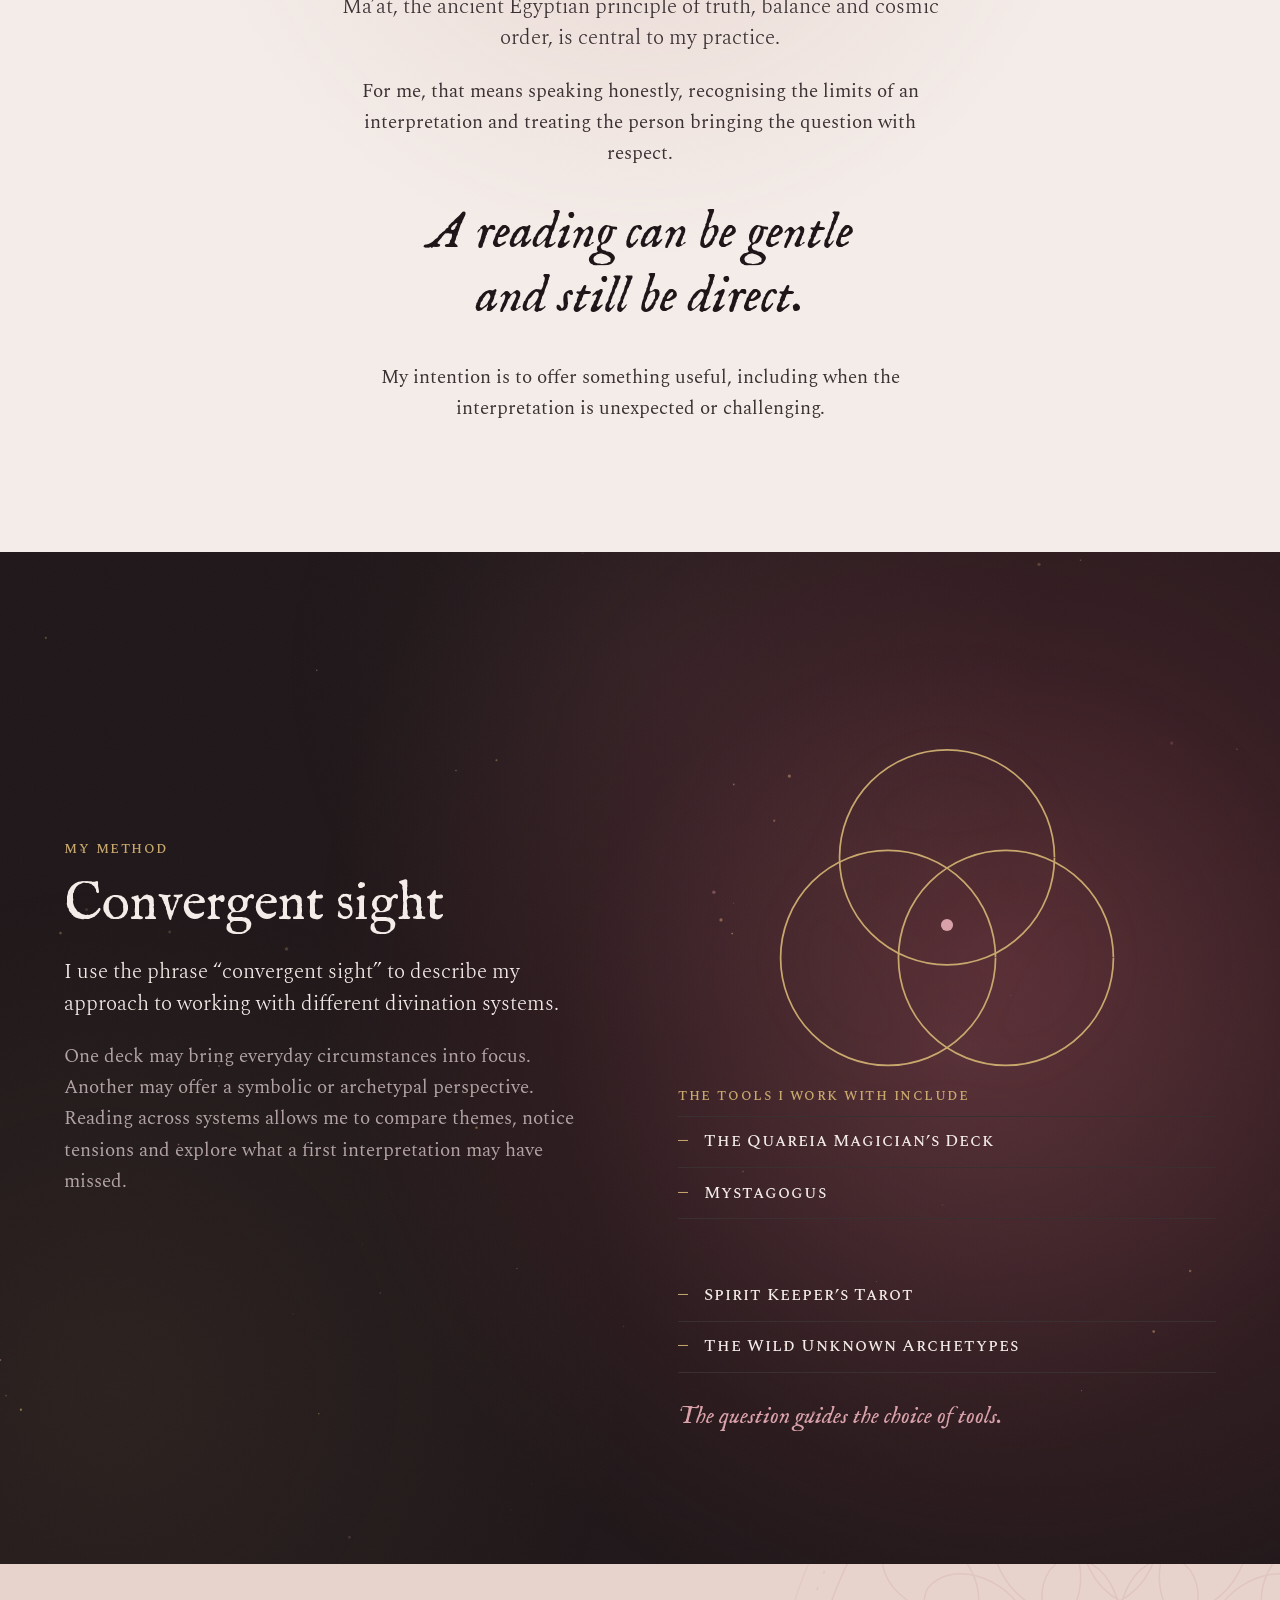
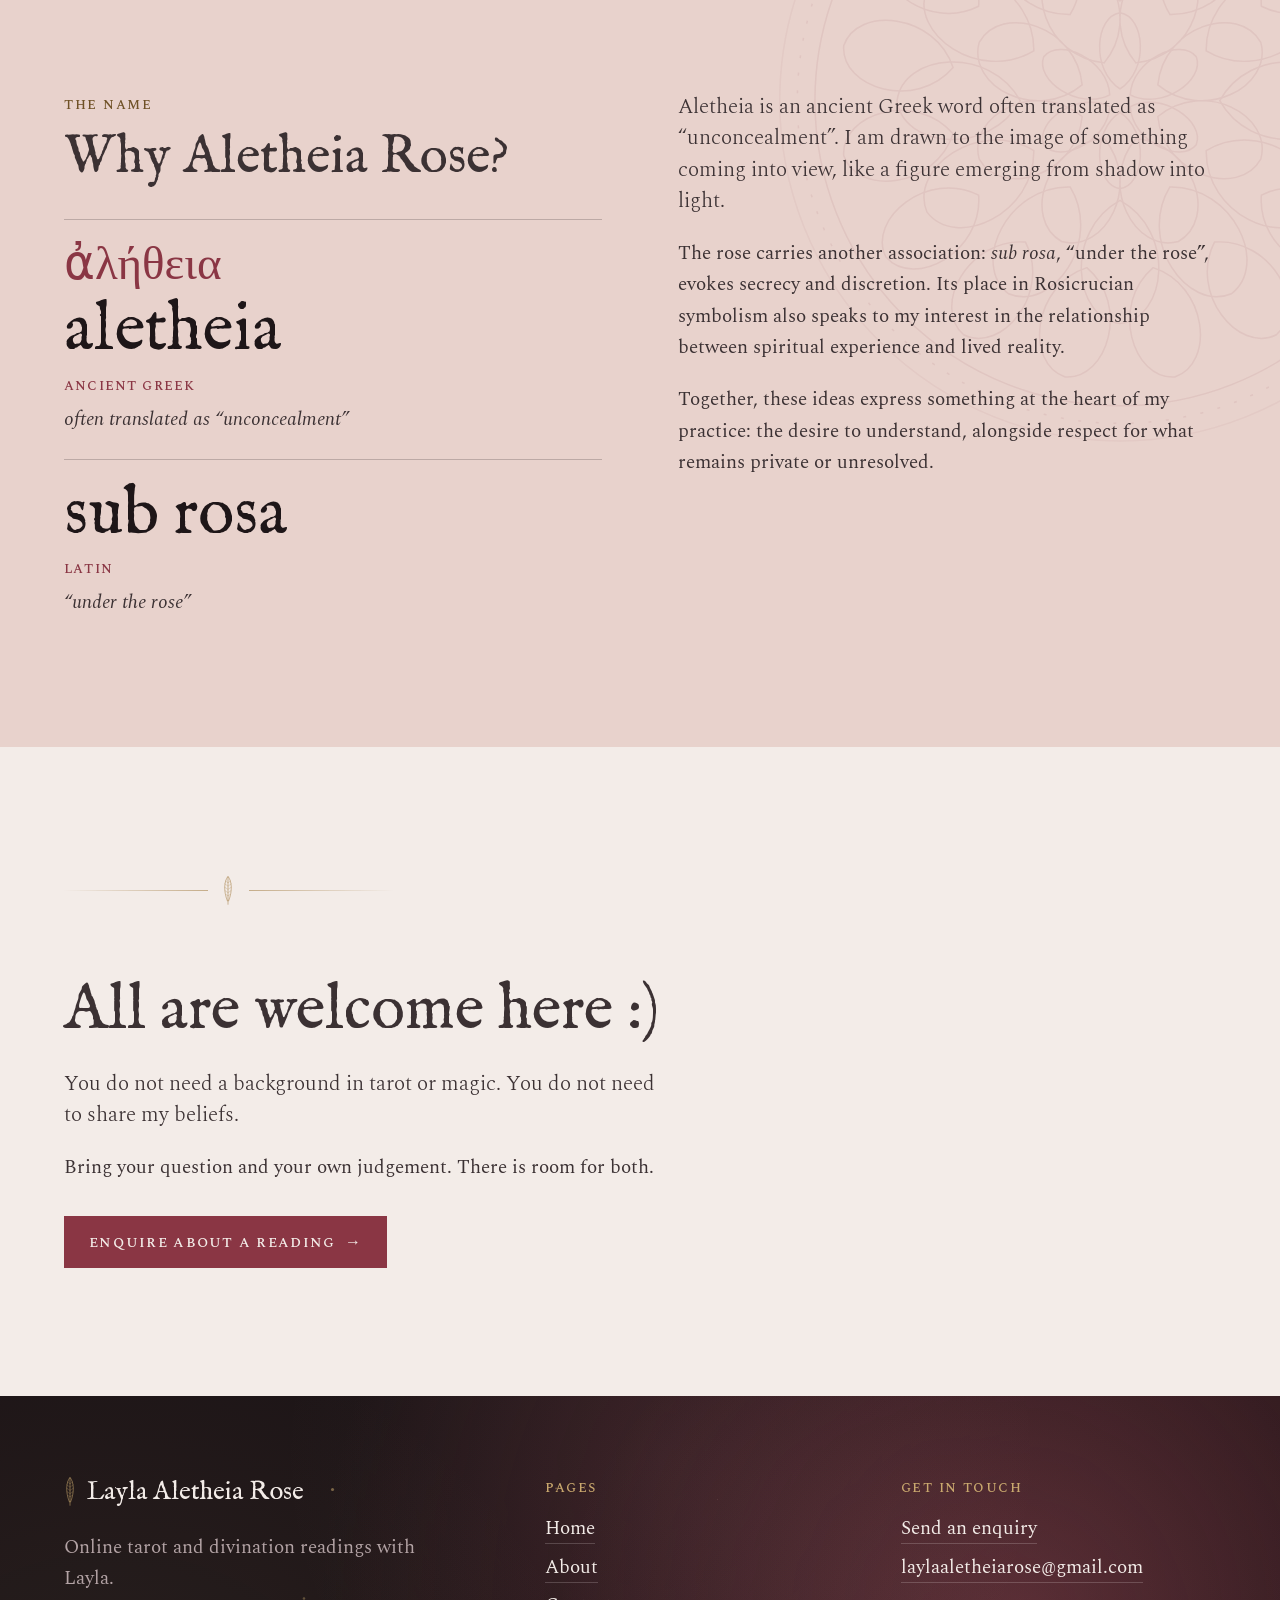
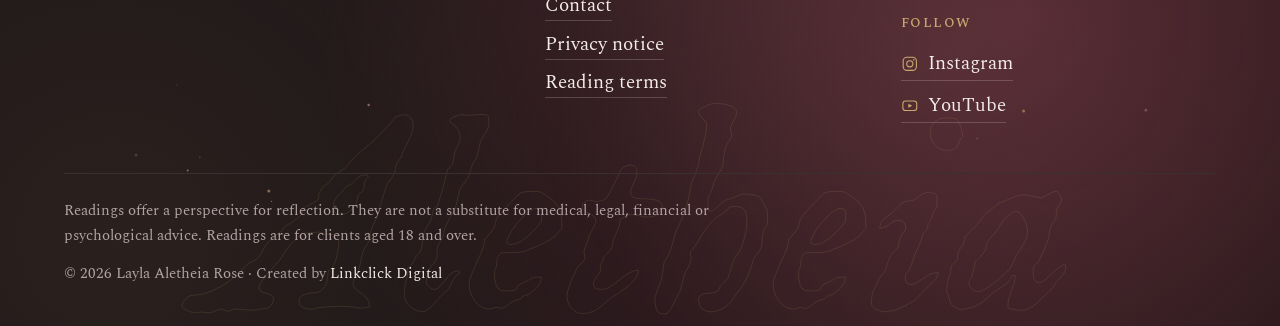
<file: about.html>
<!DOCTYPE html>
<html lang="en-GB">
<head>
<meta charset="utf-8">
<meta name="viewport" content="width=device-width, initial-scale=1, viewport-fit=cover">
<title>About Layla: Convergent Sight and Ma’at | Layla Aletheia Rose</title>
<meta name="description" content="How Layla works: reading one question across several tarot and oracle systems, rooted in Ma’at, with honesty about what remains unclear.">
<link rel="canonical" href="https://laylaaletheiarose.com/about.html">
<meta name="theme-color" content="#1E1618">
<link rel="icon" href="assets/img/favicon.svg" type="image/svg+xml">
<link rel="apple-touch-icon" href="assets/img/apple-touch-icon.png">
<link rel="preload" href="assets/fonts/im-fell-english-latin-400-normal.woff2" as="font" type="font/woff2" crossorigin>
<link rel="preload" href="assets/fonts/spectral-latin-400-normal.woff2" as="font" type="font/woff2" crossorigin>
<script>(function(){var d=document.documentElement;if("IntersectionObserver" in window&&!(window.matchMedia&&matchMedia("(prefers-reduced-motion: reduce)").matches)){d.classList.add("js-motion");setTimeout(function(){if(!window.__larMotion)d.classList.remove("js-motion")},3500)}})();</script>
<link rel="stylesheet" href="assets/css/site.css">
<meta property="og:type" content="website">
<meta property="og:site_name" content="Layla Aletheia Rose">
<meta property="og:locale" content="en_GB">
<meta property="og:title" content="About Layla Aletheia Rose">
<meta property="og:description" content="A visionary magician whose practice brings together divination, inner vision and disciplined magical study.">
<meta property="og:url" content="https://laylaaletheiarose.com/about.html">
<meta property="og:image" content="https://laylaaletheiarose.com/assets/img/og-image.jpg">
<meta property="og:image:width" content="1200">
<meta property="og:image:height" content="630">
<meta property="og:image:alt" content="Layla Aletheia Rose: tarot and divination">
<meta name="twitter:card" content="summary_large_image">
</head>
<body>
<svg style="position:absolute;width:0;height:0;overflow:hidden" aria-hidden="true" focusable="false">
  <symbol id="feather" viewBox="0 0 22 56">
    <path d="M11 2 C18 11 19.5 28 12.2 47 L11 47 L9.8 47 C2.5 28 4 11 11 2 Z" fill="none" stroke="currentColor" stroke-width="1"/>
    <path d="M11 3 L11 54" fill="none" stroke="currentColor" stroke-width="1"/>
    <path d="M11 14 L16 10 M11 20 L17.3 15.5 M11 26 L17.6 21.5 M11 32 L16.8 28 M11 38 L14.8 35 M11 14 L6 10 M11 20 L4.7 15.5 M11 26 L4.4 21.5 M11 32 L5.2 28 M11 38 L7.2 35" fill="none" stroke="currentColor" stroke-width="0.7" opacity="0.7"/>
  </symbol>
  <symbol id="icon-instagram" viewBox="0 0 24 24">
    <g fill="none" stroke="currentColor" stroke-width="1.5"><rect x="3" y="3" width="18" height="18" rx="5"/><circle cx="12" cy="12" r="4.2"/></g>
    <circle cx="17.4" cy="6.6" r="1.1" fill="currentColor"/>
  </symbol>
  <symbol id="icon-youtube" viewBox="0 0 24 24">
    <rect x="2.5" y="5.5" width="19" height="13" rx="4" fill="none" stroke="currentColor" stroke-width="1.5"/>
    <path d="M10 9.2 L15.4 12 L10 14.8 Z" fill="currentColor"/>
  </symbol>
  <symbol id="rosette" viewBox="-120 -120 240 240">
    <g fill="none" stroke="currentColor">
      <path class="ring ring--1" pathLength="1" d="M0.0 -4.0C10.0 -10.5 8.5 -28.7 0.0 -30.0C-8.5 -28.7 -10.0 -10.5 0.0 -4.0ZM3.5 -2.0C14.1 3.4 29.1 -7.0 26.0 -15.0C20.6 -21.7 4.1 -13.9 3.5 -2.0ZM3.5 2.0C4.1 13.9 20.6 21.7 26.0 15.0C29.1 7.0 14.1 -3.4 3.5 2.0ZM0.0 4.0C-10.0 10.5 -8.5 28.7 0.0 30.0C8.5 28.7 10.0 10.5 0.0 4.0ZM-3.5 2.0C-14.1 -3.4 -29.1 7.0 -26.0 15.0C-20.6 21.7 -4.1 13.9 -3.5 2.0ZM-3.5 -2.0C-4.1 -13.9 -20.6 -21.7 -26.0 -15.0C-29.1 -7.0 -14.1 3.4 -3.5 -2.0Z"/>
<path class="ring ring--2" pathLength="1" d="M5.4 -12.9C25.6 -14.8 33.3 -40.4 19.9 -48.0C5.0 -52.1 -7.6 -28.6 5.4 -12.9ZM12.9 -5.4C28.6 7.6 52.1 -5.0 48.0 -19.9C40.4 -33.3 14.8 -25.6 12.9 -5.4ZM12.9 5.4C14.8 25.6 40.4 33.3 48.0 19.9C52.1 5.0 28.6 -7.6 12.9 5.4ZM5.4 12.9C-7.6 28.6 5.0 52.1 19.9 48.0C33.3 40.4 25.6 14.8 5.4 12.9ZM-5.4 12.9C-25.6 14.8 -33.3 40.4 -19.9 48.0C-5.0 52.1 7.6 28.6 -5.4 12.9ZM-12.9 5.4C-28.6 -7.6 -52.1 5.0 -48.0 19.9C-40.4 33.3 -14.8 25.6 -12.9 5.4ZM-12.9 -5.4C-14.8 -25.6 -40.4 -33.3 -48.0 -19.9C-52.1 -5.0 -28.6 7.6 -12.9 -5.4ZM-5.4 -12.9C7.6 -28.6 -5.0 -52.1 -19.9 -48.0C-33.3 -40.4 -25.6 -14.8 -5.4 -12.9Z"/>
<path class="ring ring--3" pathLength="1" d="M0.0 -34.0C19.0 -44.5 16.1 -73.9 0.0 -76.0C-16.1 -73.9 -19.0 -44.5 0.0 -34.0ZM17.0 -29.4C38.7 -29.0 50.9 -55.9 38.0 -65.8C23.0 -72.1 5.8 -48.0 17.0 -29.4ZM29.4 -17.0C48.0 -5.8 72.1 -23.0 65.8 -38.0C55.9 -50.9 29.0 -38.7 29.4 -17.0ZM34.0 -0.0C44.5 19.0 73.9 16.1 76.0 -0.0C73.9 -16.2 44.5 -19.0 34.0 -0.0ZM29.4 17.0C29.0 38.7 55.9 50.9 65.8 38.0C72.1 23.0 48.0 5.8 29.4 17.0ZM17.0 29.4C5.8 48.0 23.0 72.1 38.0 65.8C50.9 55.9 38.7 29.0 17.0 29.4ZM0.0 34.0C-19.0 44.5 -16.1 73.9 0.0 76.0C16.2 73.9 19.0 44.5 0.0 34.0ZM-17.0 29.4C-38.7 29.0 -50.9 55.9 -38.0 65.8C-23.0 72.1 -5.8 48.0 -17.0 29.4ZM-29.4 17.0C-48.0 5.8 -72.1 23.0 -65.8 38.0C-55.9 50.9 -29.0 38.7 -29.4 17.0ZM-34.0 0.0C-44.5 -19.0 -73.9 -16.1 -76.0 0.0C-73.9 16.2 -44.5 19.0 -34.0 0.0ZM-29.4 -17.0C-29.0 -38.7 -55.9 -50.9 -65.8 -38.0C-72.1 -23.0 -48.0 -5.8 -29.4 -17.0ZM-17.0 -29.4C-5.8 -48.0 -23.0 -72.1 -38.0 -65.8C-50.9 -55.9 -38.7 -29.0 -17.0 -29.4Z"/>
<path class="ring ring--4" pathLength="1" d="M11.3 -56.9C29.8 -62.9 32.5 -89.5 18.7 -94.2C4.2 -95.1 -3.5 -69.5 11.3 -56.9ZM32.2 -48.2C51.6 -46.7 64.3 -70.2 53.3 -79.8C40.3 -86.3 23.4 -65.6 32.2 -48.2ZM48.2 -32.2C65.6 -23.4 86.3 -40.3 79.8 -53.3C70.2 -64.3 46.7 -51.6 48.2 -32.2ZM56.9 -11.3C69.5 3.5 95.1 -4.2 94.2 -18.7C89.5 -32.5 62.9 -29.8 56.9 -11.3ZM56.9 11.3C62.9 29.8 89.5 32.5 94.2 18.7C95.1 4.2 69.5 -3.5 56.9 11.3ZM48.2 32.2C46.7 51.6 70.2 64.3 79.8 53.3C86.3 40.3 65.6 23.4 48.2 32.2ZM32.2 48.2C23.4 65.6 40.3 86.3 53.3 79.8C64.3 70.2 51.6 46.7 32.2 48.2ZM11.3 56.9C-3.5 69.5 4.2 95.1 18.7 94.2C32.5 89.5 29.8 62.9 11.3 56.9ZM-11.3 56.9C-29.8 62.9 -32.5 89.5 -18.7 94.2C-4.2 95.1 3.5 69.5 -11.3 56.9ZM-32.2 48.2C-51.6 46.7 -64.3 70.2 -53.3 79.8C-40.3 86.3 -23.4 65.6 -32.2 48.2ZM-48.2 32.2C-65.6 23.4 -86.3 40.3 -79.8 53.3C-70.2 64.3 -46.7 51.6 -48.2 32.2ZM-56.9 11.3C-69.5 -3.5 -95.1 4.2 -94.2 18.7C-89.5 32.5 -62.9 29.8 -56.9 11.3ZM-56.9 -11.3C-62.9 -29.8 -89.5 -32.5 -94.2 -18.7C-95.1 -4.2 -69.5 3.5 -56.9 -11.3ZM-48.2 -32.2C-46.7 -51.6 -70.2 -64.3 -79.8 -53.3C-86.3 -40.3 -65.6 -23.4 -48.2 -32.2ZM-32.2 -48.2C-23.4 -65.6 -40.3 -86.3 -53.3 -79.8C-64.3 -70.2 -51.6 -46.7 -32.2 -48.2ZM-11.3 -56.9C3.5 -69.5 -4.2 -95.1 -18.7 -94.2C-32.5 -89.5 -29.8 -62.9 -11.3 -56.9Z"/>
      <circle r="104"/><circle r="110" stroke-dasharray="1 5"/><circle r="116" opacity="0.6"/>
    </g>
  </symbol>
  <symbol id="cardback" viewBox="0 0 140 220">
    <g fill="none" stroke="currentColor" stroke-width="0.8">
      <rect x="8" y="8" width="124" height="204"/>
      <rect x="14" y="14" width="112" height="192" opacity="0.55"/>
      <path d="M14 26 L26 14 M114 14 L126 26 M126 194 L114 206 M26 206 L14 194" opacity="0.7"/>
      <circle cx="70" cy="110" r="44" opacity="0.6"/>
      <circle cx="70" cy="110" r="48" stroke-dasharray="1 4" opacity="0.6"/>
      <path d="M70 30 L70 56 M70 164 L70 190" opacity="0.7"/>
      <path d="M70 26 l4 4 l-4 4 l-4 -4 Z M70 186 l4 4 l-4 4 l-4 -4 Z"/>
      <path d="M58 40 A14 14 0 1 0 82 40 A11 11 0 1 1 58 40 Z" opacity="0.8"/>
    </g>
    <use href="#rosette" x="34" y="74" width="72" height="72"/>
  </symbol>
</svg>
<a class="skip-link" href="#main">Skip to content</a>

<header class="site-header site-header--dark wrap on-dark">
  <div class="container">
    <a class="wordmark" href="index.html"><svg class="feather" aria-hidden="true"><use href="#feather"/></svg><span>Layla Aletheia Rose</span></a>
    <nav class="site-nav" aria-label="Main">
      <span class="social social--header">
        <a class="social__link" href="https://www.instagram.com/laylaaletheiarose/" target="_blank" rel="noopener" aria-label="Instagram (opens in a new tab)"><svg aria-hidden="true"><use href="#icon-instagram"/></svg></a>
        <a class="social__link" href="https://www.youtube.com/@LaylaAletheiaRose" target="_blank" rel="noopener" aria-label="YouTube (opens in a new tab)"><svg aria-hidden="true"><use href="#icon-youtube"/></svg></a>
      </span>
      <a href="about.html" aria-current="page">About</a>
      <a class="btn btn--small" href="contact.html">Contact</a>
    </nav>
  </div>
</header>

<main id="main">

  <!-- Behind the readings -->
  <section class="hero section--dark wrap on-dark" data-atmos="1" aria-labelledby="about-title">
    <div class="hero__glow" aria-hidden="true"></div>
    <div class="container hero__grid">
      <div class="hero__copy">
        <h1 class="hero__title" id="about-title">
          <span class="kicker">About Layla</span>
          <span class="display"><span class="rise"><span style="--i:0">Behind</span></span> <span class="rise"><span style="--i:1">the</span></span> <em class="rise"><span style="--i:2">readings</span></em></span>
        </h1>
        <div class="hero__intro">
          <p>I’m Layla, a visionary magician whose practice brings together divination, inner vision and disciplined magical study.</p>
          <p>I approach this work with curiosity, care and a willingness to question what I think I see. For me, magical practice carries responsibility: in how I interpret, how I communicate and how I respond when something remains unclear.</p>
        </div>
      </div>
      <!-- Image slot: bespoke line art (the feather of Ma'at drawn inside an arch of light).
           A portrait can later replace .arch__stage with <img src="assets/img/about.jpg" alt="…"> -->
      <div class="hero-art" aria-hidden="true">
        <div data-depth="-0.05">
          <div class="arch">
            <div class="arch__rays"></div>
            <div class="arch__stage">
              <svg class="arch__ring" viewBox="-120 -120 240 240" fill="none" stroke="currentColor" stroke-width="0.6">
                <circle r="112" stroke-dasharray="0.6 3.4"/>
                <circle r="104"/>
                <circle r="117" stroke-dasharray="1 28.6" stroke-width="5"/>
              </svg>
              <svg class="arch__feather arch__feather--big" viewBox="0 0 22 56" fill="none" stroke="currentColor">
                <path pathLength="1" d="M11 2 C18 11 19.5 28 12.2 47 L11 47 L9.8 47 C2.5 28 4 11 11 2 Z"/>
                <path pathLength="1" d="M11 3 L11 54"/>
                <path pathLength="1" d="M11 14 L16 10 M11 20 L17.3 15.5 M11 26 L17.6 21.5 M11 32 L16.8 28 M11 38 L14.8 35 M11 14 L6 10 M11 20 L4.7 15.5 M11 26 L4.4 21.5 M11 32 L5.2 28 M11 38 L7.2 35" opacity="0.7"/>
              </svg>
              <span class="arch__base"></span>
            </div>
          </div>
        </div>
        <div class="tcard tcard--a"><div data-depth="0.16"><div class="tcard__tilt"><div class="tcard__face"><svg><use href="#cardback"/></svg></div></div></div></div>
      </div>
    </div>
    <span class="scroll-cue" aria-hidden="true"></span>
  </section>

  <!-- Who is Layla? Dalal's bio, verbatim -->
  <section class="section section--bright bio wrap" aria-labelledby="bio-title">
    <div class="container bio__grid">
      <figure class="bio__portrait">
        <div class="arch arch--photo">
          <picture>
            <source type="image/webp" srcset="assets/img/layla-portrait-560.webp 560w, assets/img/layla-portrait-840.webp 840w, assets/img/layla-portrait-1120.webp 1120w" sizes="(min-width: 56rem) 22rem, 80vw">
            <img src="assets/img/layla-portrait-840.jpg" width="840" height="1050" loading="lazy" decoding="async" alt="Dalal Khalid Alshohaib, who practises as Layla Aletheia Rose, smiling against a deep red background.">
          </picture>
        </div>
      </figure>
      <div class="bio__text">
        <span class="eyebrow" data-reveal>Her story</span>
        <h2 class="h2" id="bio-title" data-reveal>Who is Layla?</h2>
        <p class="lede bio__lead" data-reveal>Layla Aletheia Rose is the practice name of Dalal Khalid Alshohaib.</p>
        <div class="bio__body" data-stagger="80">
          <p data-reveal>Dalal Khalid Alshohaib is a Saudi mystic, visionary magician, and collaborator with Nathan on The 99 Names of Allah. Their paths first crossed years ago, only to circle back and meet again as Dalal was stepping publicly into an identity she had, until now, largely lived in private: that of a Saudi magician.</p>
          <p data-reveal>For Dalal, that decision carries particular weight. She first became publicly known in the early 2010s through her involvement in the emerging Saudi women’s rights movement, during a period of profound social change in the Kingdom.</p>
          <p data-reveal>Years later, her path turned inward. What followed was a long and often unexpected process of spiritual awakening, inner vision, and direct encounters with the Divine that eventually led her to the formal study and practice of magic. Some of the first experiences she felt compelled to speak about publicly were her inner encounters with angelic beings.</p>
          <p data-reveal>As she began sharing more of her practice, something unexpected became apparent: despite the distance she had travelled from the religious world of her upbringing, much of the spiritual language she encountered remained deeply familiar.</p>
          <p data-reveal>Her magical practice is not confined to an Islamic framework and, at times, moves beyond its conventional boundaries. Yet Islam remains part of the spiritual architecture through which she first encountered God. Arabic was the first language in which she learned to name the Divine.</p>
          <p data-reveal>It is therefore particularly meaningful that one of her first major public collaborations as a Saudi magician should bring her back to the 99 Divine Names.</p>
          <p data-reveal>Dalal has also begun to notice a growing curiosity among other Saudis about dimensions of spirituality that have long remained private, unnamed, or difficult to speak about openly. Having witnessed the beginnings of one cultural awakening in Saudi Arabia more than a decade ago, she now observes this quieter spiritual exploration with a sense of recognition and curiosity about what may emerge from it.</p>
          <p data-reveal>Outside her magical practice, Dalal is a senior digital marketer and founder of Ezri Marketing, with more than a decade of experience across digital strategy and performance marketing. Today, she works independently with businesses and as a qualified Solution Focused Trauma-Informed Hypnotherapist.</p>
          <p data-reveal>She is based in Ireland.</p>
        </div>
      </div>
    </div>
  </section>

  <!-- Rooted in Ma'at: the one symmetrical section, because Ma'at is balance -->
  <section class="section section--vellum maat wrap" aria-labelledby="maat-title">
    <div class="container">
      <div class="measure">
        <svg class="scales" viewBox="0 0 240 200" fill="none" stroke="currentColor" stroke-width="1" aria-hidden="true" data-reveal>
          <circle cx="120" cy="26" r="4"/>
          <path d="M120 30 V182 M84 186 H156 M96 182 H144"/>
          <g class="beam">
            <path d="M40 46 H200"/>
            <circle cx="120" cy="46" r="2.5" fill="currentColor"/>
            <g class="pan-l">
              <path d="M40 46 L20 112 M40 46 L60 112"/>
              <path d="M14 112 Q40 132 66 112 Z"/>
              <use href="#feather" x="32" y="64" width="16" height="44"/>
            </g>
            <g class="pan-r">
              <path d="M200 46 L180 112 M200 46 L220 112"/>
              <path d="M174 112 Q200 132 226 112 Z"/>
              <path d="M200 102 c-6 -9 -14 -2 -8 5 l8 7 l8 -7 c6 -7 -2 -14 -8 -5 Z"/>
            </g>
          </g>
        </svg>
        <span class="eyebrow" data-reveal>Truth, balance, responsibility</span>
        <h2 class="h2" id="maat-title" style="margin-top:0.75rem" data-reveal>Rooted in Ma’at</h2>
        <div class="flow" style="margin-top:1.5rem" data-reveal>
          <p class="lede">Ma’at, the ancient Egyptian principle of truth, balance and cosmic order, is central to my practice.</p>
          <p>For me, that means speaking honestly, recognising the limits of an interpretation and treating the person bringing the question with respect.</p>
        </div>
        <blockquote class="quote" data-reveal="unveil"><p>A reading can be gentle and still be direct.</p></blockquote>
        <p data-reveal>My intention is to offer something useful, including when the interpretation is unexpected or challenging.</p>
      </div>
    </div>
  </section>

  <!-- Convergent sight -->
  <section class="section section--dark sight wrap on-dark" data-atmos="0.8" aria-labelledby="sight-title">
    <div class="container split split--center">
      <div class="flow measure">
        <span class="eyebrow" data-reveal>My method</span>
        <h2 class="h2" id="sight-title" data-reveal>Convergent sight</h2>
        <p class="lede" data-reveal>I use the phrase “convergent sight” to describe my approach to working with different divination systems.</p>
        <p class="muted" data-reveal>One deck may bring everyday circumstances into focus. Another may offer a symbolic or archetypal perspective. Reading across systems allows me to compare themes, notice tensions and explore what a first interpretation may have missed.</p>
        <p class="muted" data-reveal>Agreement between readings is something to examine carefully. So is disagreement. Both require discernment.</p>
      </div>
      <div>
        <div data-depth="-0.06">
          <svg class="convergence" viewBox="0 0 240 214" fill="none" stroke="currentColor" stroke-width="1" aria-hidden="true">
            <circle class="c c1" pathLength="1" cx="120" cy="78" r="62"/>
            <circle class="c c2" pathLength="1" cx="86" cy="136" r="62"/>
            <circle class="c c3" pathLength="1" cx="154" cy="136" r="62"/>
            <circle class="dot" cx="120" cy="117" r="3.5" fill="#D9A1A9" stroke="none"/>
          </svg>
        </div>
        <p class="eyebrow" style="margin-top:2rem" data-reveal>The tools I work with include</p>
        <ul class="tools" role="list" data-stagger="110">
          <li data-reveal>The Quareia Magician’s Deck</li>
          <li data-reveal>Mystagogus</li>
          <li data-reveal>Rider-Waite-Smith Tarot</li>
          <li data-reveal>Spirit Keeper’s Tarot</li>
          <li data-reveal>The Wild Unknown Archetypes</li>
        </ul>
        <p class="tools-coda" data-reveal>The question guides the choice of tools.</p>
      </div>
    </div>
  </section>

  <!-- Why Aletheia Rose? -->
  <section class="section section--petal name wrap" aria-labelledby="name-title">
    <div class="watermark" aria-hidden="true"><div data-depth="0.1"><svg><use href="#rosette"/></svg></div></div>
    <div class="container split">
      <div>
        <span class="eyebrow" data-reveal>The name</span>
        <h2 class="h2" id="name-title" style="margin-block:0.75rem 2rem" data-reveal>Why Aletheia Rose?</h2>
        <dl class="entries">
          <div class="entry" data-reveal="unveil">
            <dt class="entry__word"><span lang="grc">ἀλήθεια</span>aletheia</dt>
            <dd class="entry__meta">Ancient Greek</dd>
            <dd class="entry__gloss">often translated as “unconcealment”</dd>
          </div>
          <div class="entry" data-reveal="unveil" style="--d:400">
            <dt class="entry__word"><span lang="la">sub rosa</span></dt>
            <dd class="entry__meta">Latin</dd>
            <dd class="entry__gloss">“under the rose”</dd>
          </div>
        </dl>
      </div>
      <div class="flow measure" data-stagger="140">
        <p class="lede" data-reveal>Aletheia is an ancient Greek word often translated as “unconcealment”. I am drawn to the image of something coming into view, like a figure emerging from shadow into light.</p>
        <p data-reveal>The rose carries another association: <em lang="la">sub rosa</em>, “under the rose”, evokes secrecy and discretion. Its place in Rosicrucian symbolism also speaks to my interest in the relationship between spiritual experience and lived reality.</p>
        <p data-reveal>Together, these ideas express something at the heart of my practice: the desire to understand, alongside respect for what remains private or unresolved.</p>
      </div>
    </div>
  </section>

  <!-- All are welcome -->
  <section class="section section--vellum welcome wrap" aria-labelledby="welcome-title">
    <div class="container">
      <div class="flow measure">
        <span class="ornament" aria-hidden="true" style="justify-content:flex-start"><svg><use href="#feather"/></svg></span>
        <h2 class="h2" id="welcome-title" data-reveal>All are welcome here :)</h2>
        <p class="lede" data-reveal>You do not need a background in tarot or magic. You do not need to share my beliefs.</p>
        <p data-reveal>Bring your question and your own judgement. There is room for both.</p>
        <div class="actions" style="margin-top:2rem" data-reveal>
          <a class="btn" href="contact.html#enquiry">Enquire about a reading <span class="arrow" aria-hidden="true">→</span></a>
        </div>
      </div>
    </div>
  </section>

</main>

<footer class="site-footer wrap on-dark" data-atmos="0.5">
  <p class="footer-mark" aria-hidden="true"><span data-depth="-0.08">Aletheia</span></p>
  <div class="container">
    <div class="footer-grid">
      <div>
        <a class="wordmark" href="index.html"><svg class="feather" aria-hidden="true"><use href="#feather"/></svg><span>Layla Aletheia Rose</span></a>
        <p class="tagline">Online tarot and divination readings with Layla.</p>
      </div>
      <nav aria-label="Footer">
        <p class="footer-title">Pages</p>
        <ul class="footer-links" role="list">
          <li><a href="index.html">Home</a></li>
          <li><a href="about.html">About</a></li>
          <li><a href="contact.html">Contact</a></li>
          <li><a href="privacy.html">Privacy notice</a></li>
          <li><a href="terms.html">Reading terms</a></li>
        </ul>
      </nav>
      <div>
        <p class="footer-title">Get in touch</p>
        <ul class="footer-links" role="list">
          <li><a href="contact.html#enquiry">Send an enquiry</a></li>
          <li class="footer-email"><a href="mailto:laylaaletheiarose@gmail.com">laylaaletheiarose@gmail.com</a></li>
        </ul>
        <p class="footer-title footer-title--follow">Follow</p>
        <ul class="footer-links footer-social" role="list">
          <li><a href="https://www.instagram.com/laylaaletheiarose/" target="_blank" rel="noopener"><svg aria-hidden="true"><use href="#icon-instagram"/></svg>Instagram<span class="visually-hidden"> (opens in a new tab)</span></a></li>
          <li><a href="https://www.youtube.com/@LaylaAletheiaRose" target="_blank" rel="noopener"><svg aria-hidden="true"><use href="#icon-youtube"/></svg>YouTube<span class="visually-hidden"> (opens in a new tab)</span></a></li>
        </ul>
      </div>
    </div>
    <div class="footer-base">
      <p class="advice">Readings offer a perspective for reflection. They are not a substitute for medical, legal, financial or psychological advice. Readings are for clients aged 18 and over.</p>
      <p>© 2026 Layla Aletheia Rose <span aria-hidden="true">·</span> Created by <a href="https://www.linkclickdigital.com" target="_blank" rel="noopener">Linkclick Digital<span class="visually-hidden"> (opens in a new tab)</span></a></p>
    </div>
  </div>
</footer>
<script src="assets/js/site.js" defer></script>
<!-- Floating WhatsApp button: fixed to the bottom right on every screen size -->
<aside class="wa-dock" aria-label="WhatsApp chat">
  <a class="wa-float" href="https://wa.me/353857364285?text=Hello%20Layla%2C%20I%E2%80%99d%20like%20to%20ask%20about%20a%20reading." target="_blank" rel="noopener" aria-label="Chat with Layla on WhatsApp (opens in a new tab)">
    <svg viewBox="0 0 24 24" aria-hidden="true" focusable="false"><path fill="currentColor" d="M17.472 14.382c-.297-.149-1.758-.867-2.03-.967-.273-.099-.471-.148-.67.15-.197.297-.767.966-.94 1.164-.173.199-.347.223-.644.075-.297-.15-1.255-.463-2.39-1.475-.883-.788-1.48-1.761-1.653-2.059-.173-.297-.018-.458.13-.606.134-.133.298-.347.446-.52.149-.174.198-.298.298-.497.099-.198.05-.371-.025-.52-.075-.149-.669-1.612-.916-2.207-.242-.579-.487-.5-.669-.51-.173-.008-.371-.01-.57-.01-.198 0-.52.074-.792.372-.272.297-1.04 1.016-1.04 2.479 0 1.462 1.065 2.875 1.213 3.074.149.198 2.096 3.2 5.077 4.487.709.306 1.262.489 1.694.625.712.227 1.36.195 1.871.118.571-.085 1.758-.719 2.006-1.413.248-.694.248-1.289.173-1.413-.074-.124-.272-.198-.57-.347m-5.421 7.403h-.004a9.87 9.87 0 01-5.031-1.378l-.361-.214-3.741.982.998-3.648-.235-.374a9.86 9.86 0 01-1.51-5.26c.001-5.45 4.436-9.884 9.888-9.884 2.64 0 5.122 1.03 6.988 2.898a9.825 9.825 0 012.893 6.994c-.003 5.45-4.437 9.884-9.885 9.884m8.413-18.297A11.815 11.815 0 0012.05 0C5.495 0 .16 5.335.157 11.892c0 2.096.547 4.142 1.588 5.945L.057 24l6.305-1.654a11.882 11.882 0 005.683 1.448h.005c6.554 0 11.89-5.335 11.893-11.893a11.821 11.821 0 00-3.48-8.413Z"/></svg>
    <span class="wa-float__label" aria-hidden="true">Chat on WhatsApp</span>
  </a>
</aside>
</body>
</html>
</file>
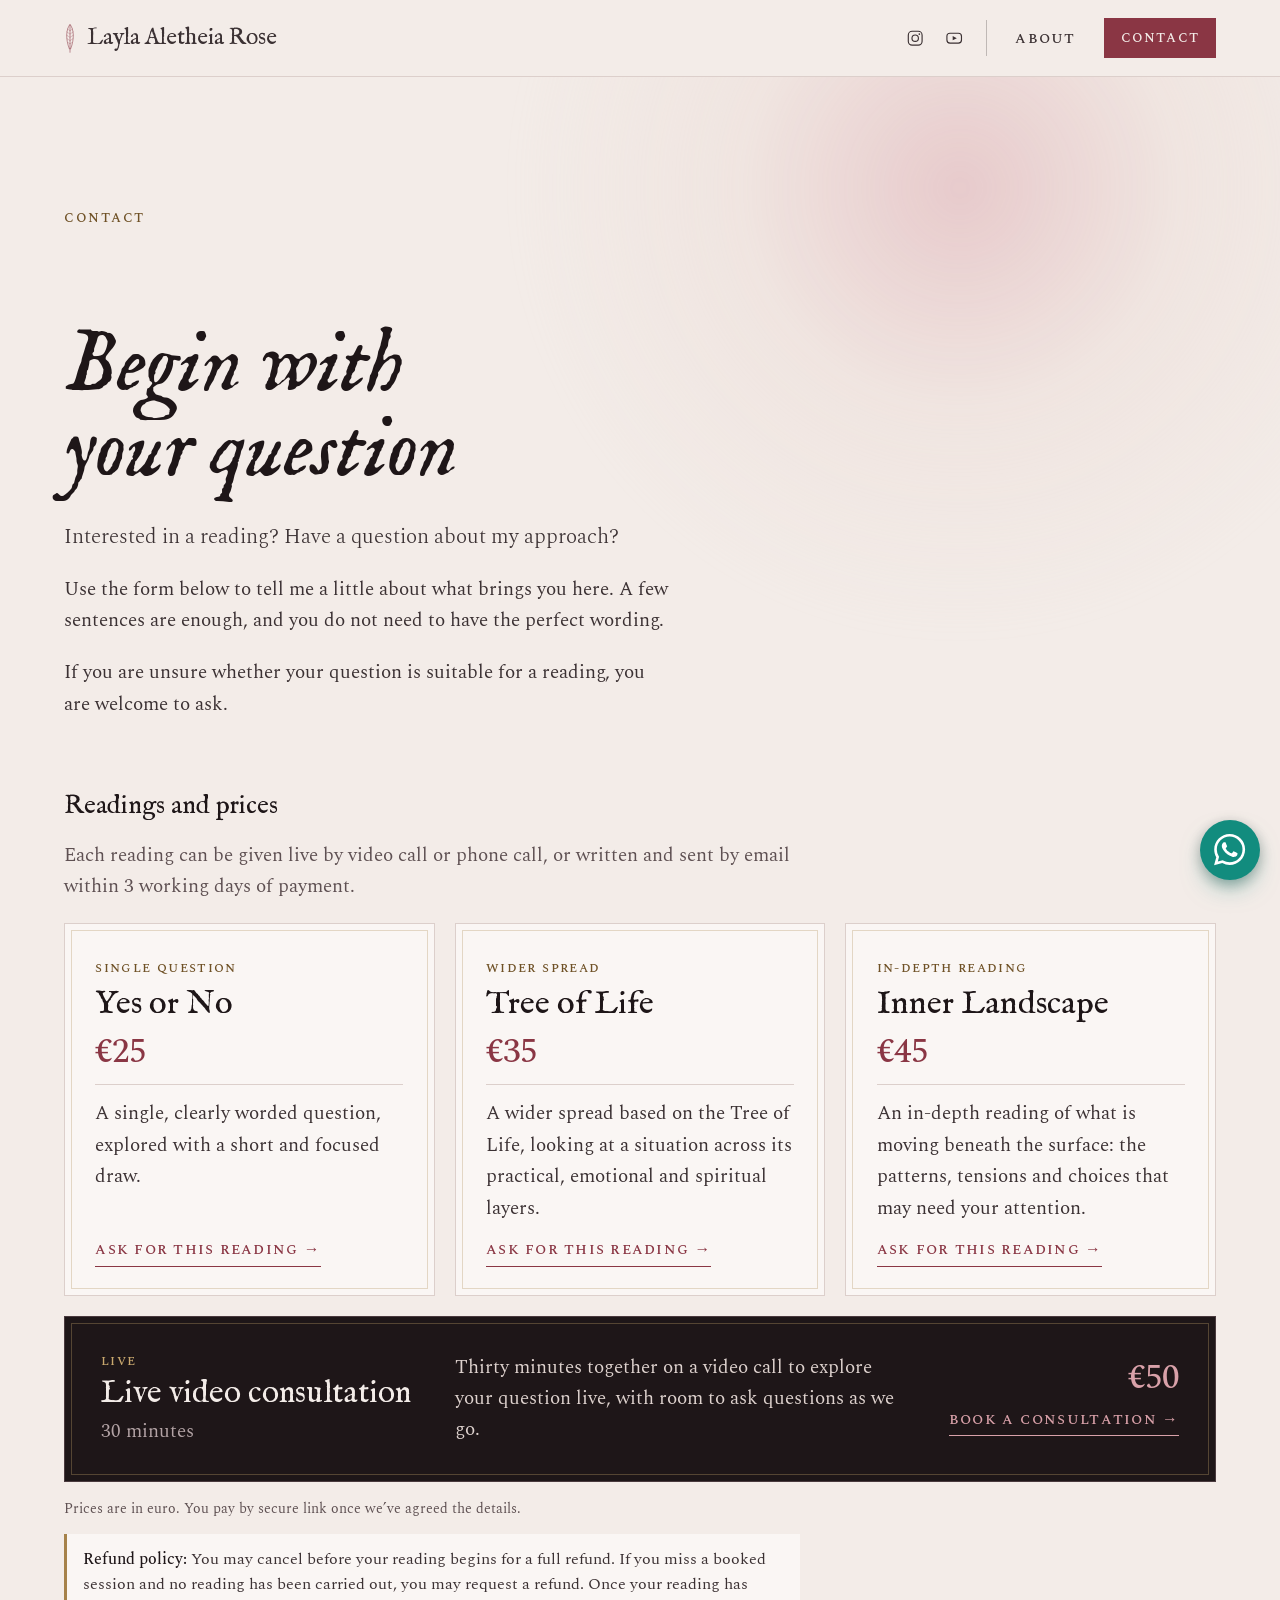
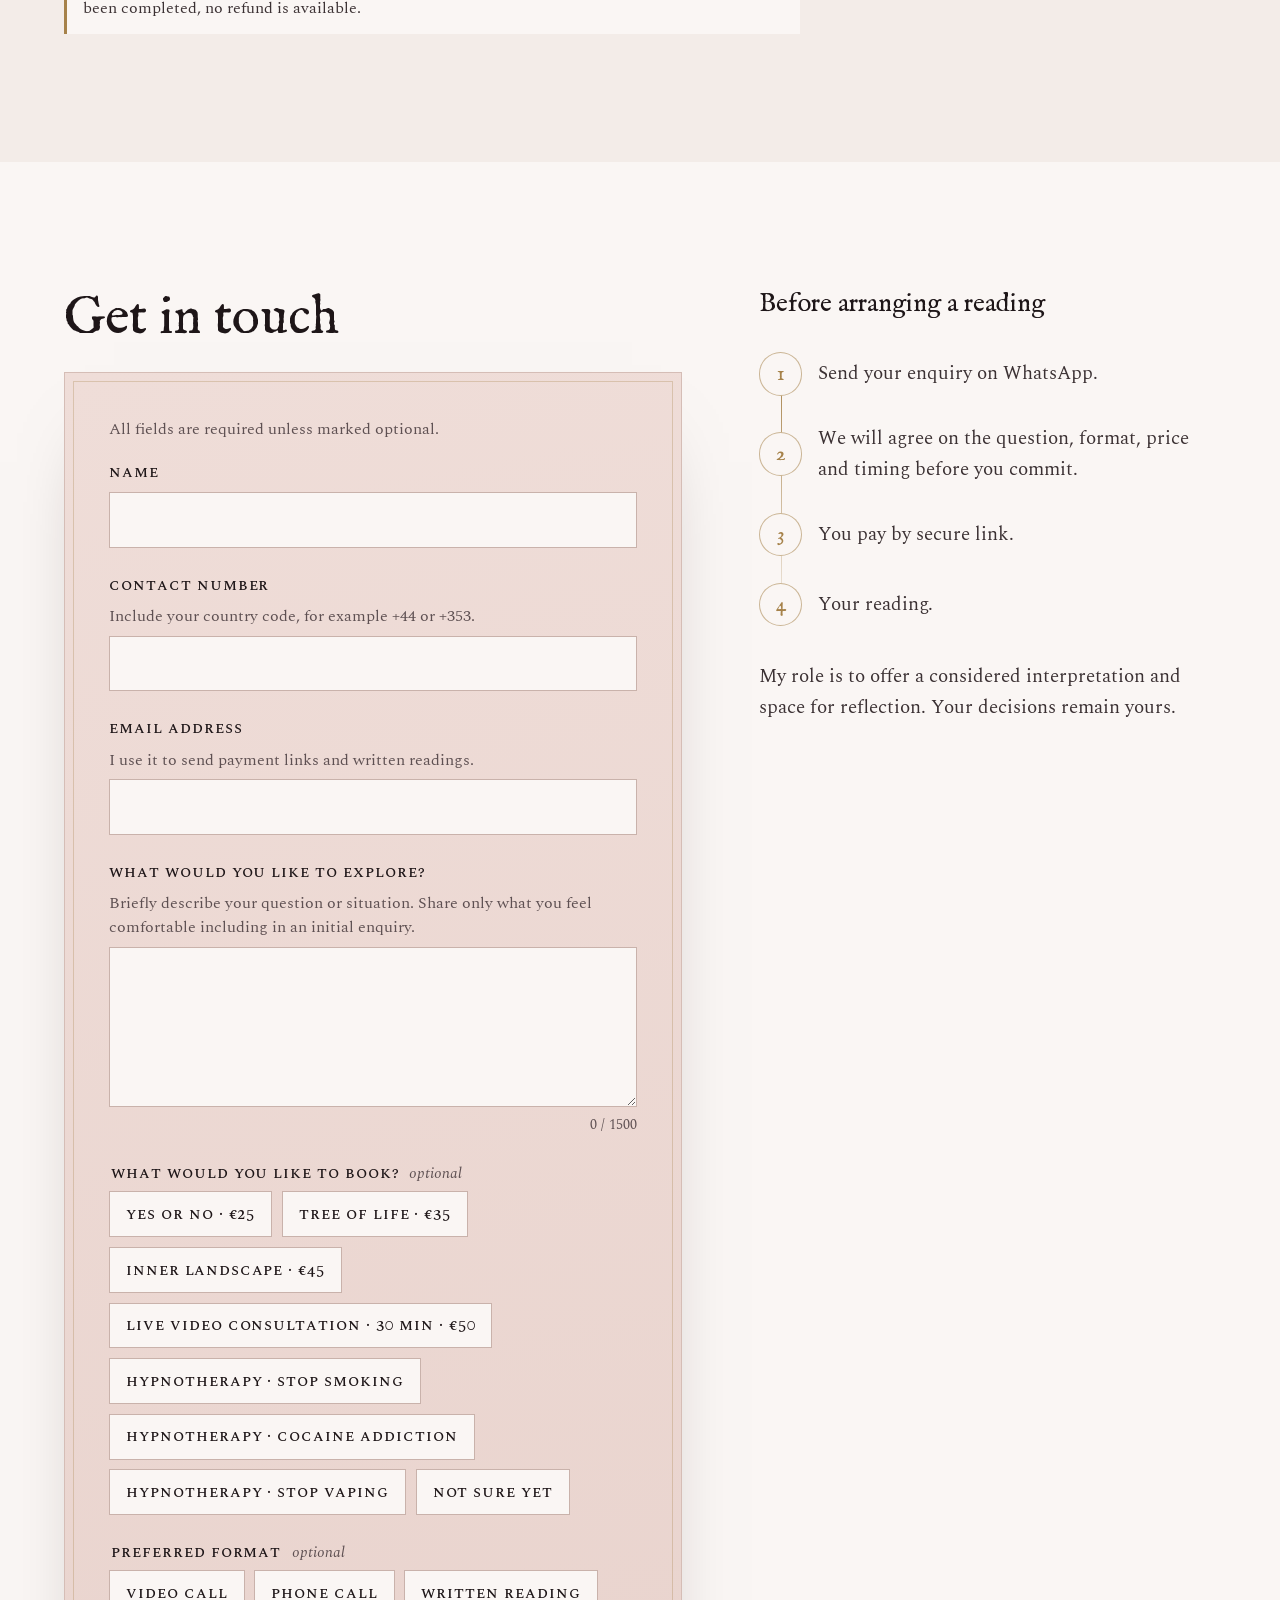
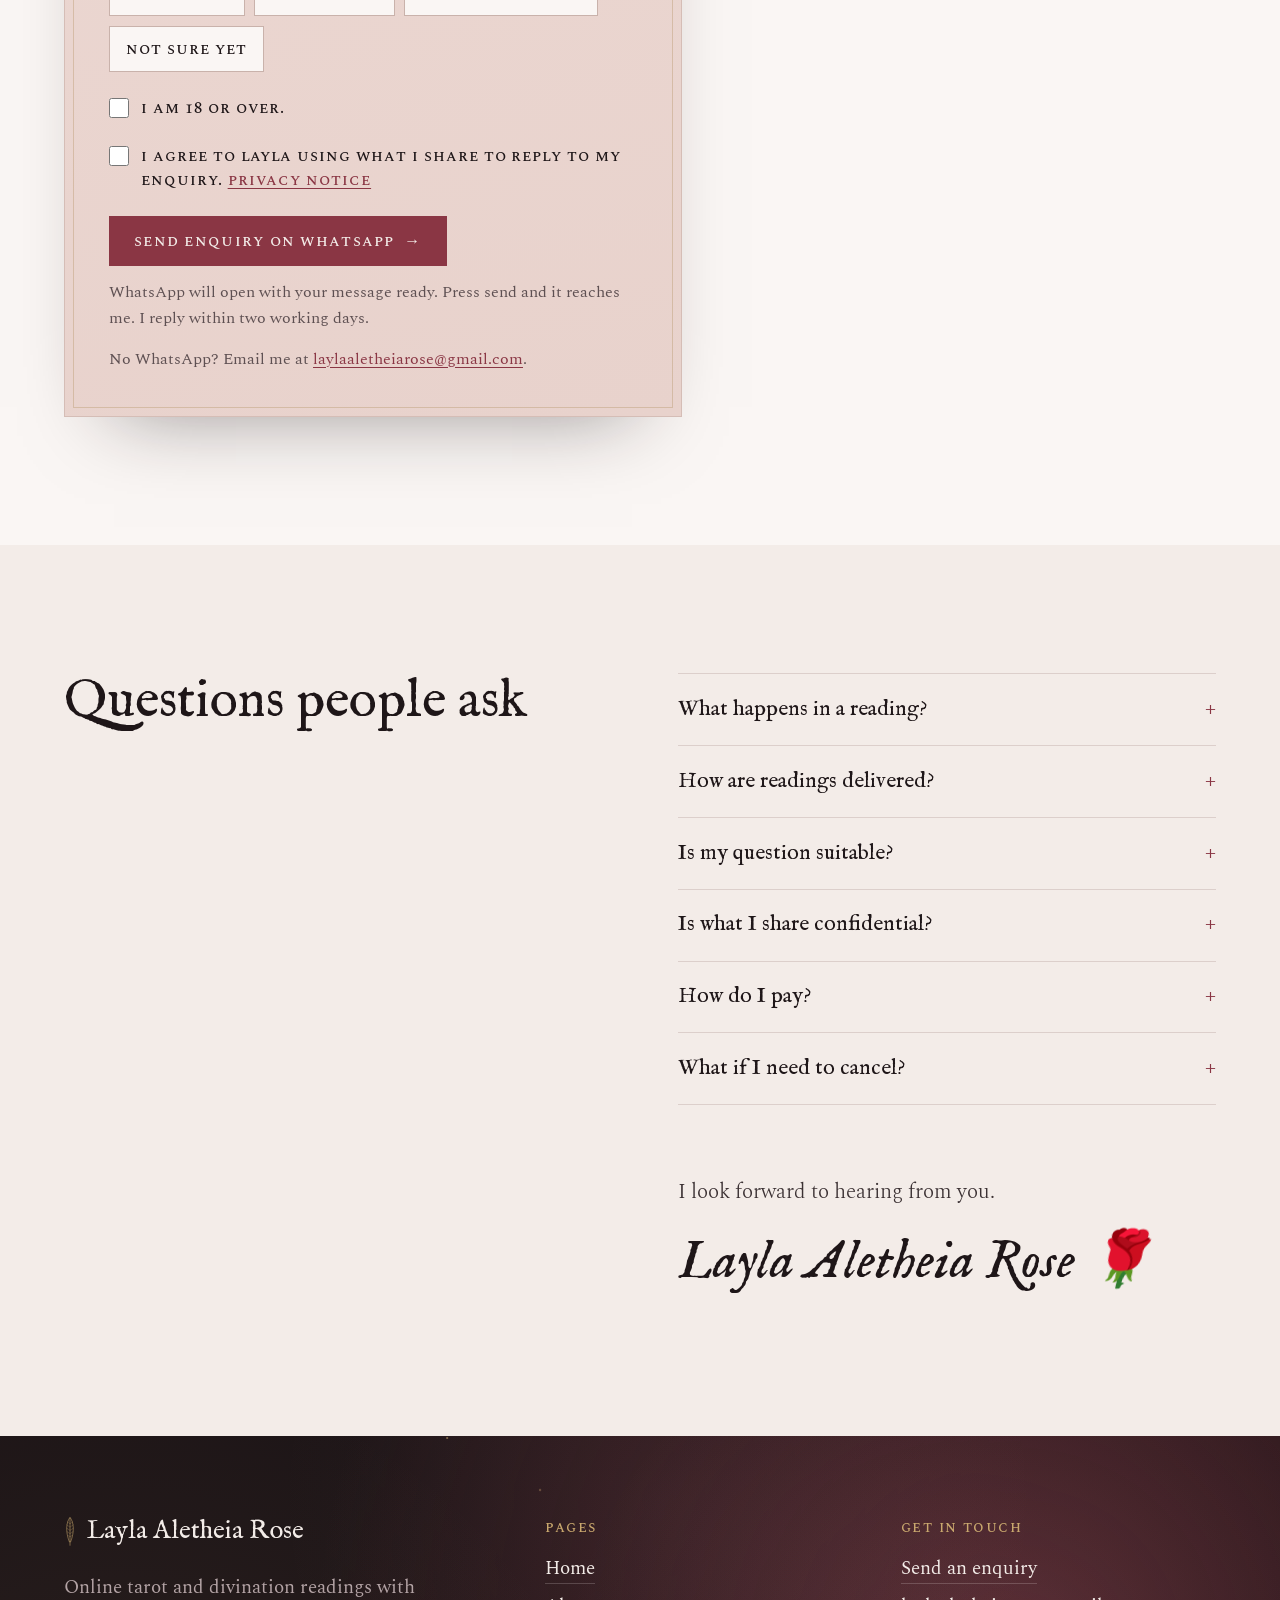
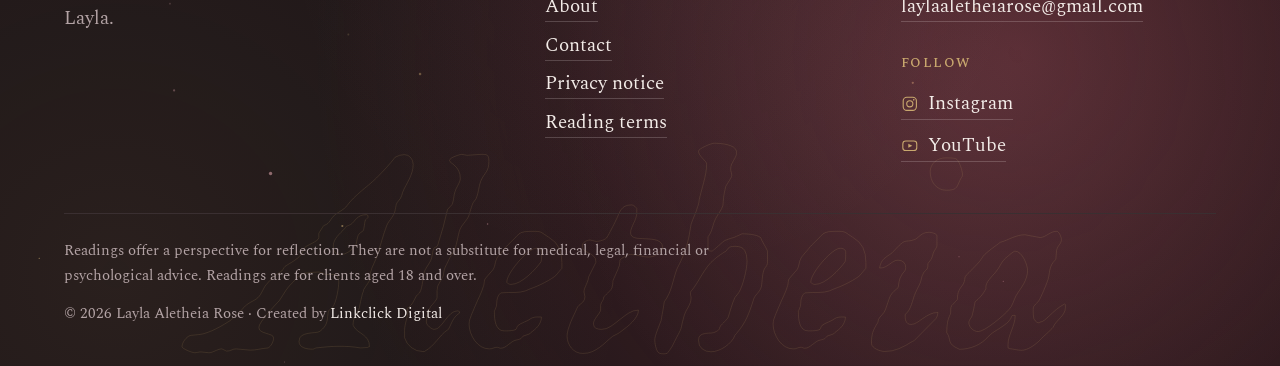
<file: contact.html>
<!DOCTYPE html>
<html lang="en-GB">
<head>
<meta charset="utf-8">
<meta name="viewport" content="width=device-width, initial-scale=1, viewport-fit=cover">
<title>Book a Tarot Reading from €25 | Layla Aletheia Rose</title>
<meta name="description" content="Send a short enquiry on WhatsApp. Yes or No, Tree of Life and Inner Landscape readings from €25, or a 30-minute live video consultation for €50. For clients aged 18 and over.">
<link rel="canonical" href="https://laylaaletheiarose.com/contact.html">
<meta name="theme-color" content="#F3ECE8">
<link rel="icon" href="assets/img/favicon.svg" type="image/svg+xml">
<link rel="apple-touch-icon" href="assets/img/apple-touch-icon.png">
<link rel="preload" href="assets/fonts/im-fell-english-latin-400-normal.woff2" as="font" type="font/woff2" crossorigin>
<link rel="preload" href="assets/fonts/spectral-latin-400-normal.woff2" as="font" type="font/woff2" crossorigin>
<script>(function(){var d=document.documentElement;if("IntersectionObserver" in window&&!(window.matchMedia&&matchMedia("(prefers-reduced-motion: reduce)").matches)){d.classList.add("js-motion");setTimeout(function(){if(!window.__larMotion)d.classList.remove("js-motion")},3500)}})();</script>
<link rel="stylesheet" href="assets/css/site.css">
<meta property="og:type" content="website">
<meta property="og:site_name" content="Layla Aletheia Rose">
<meta property="og:locale" content="en_GB">
<meta property="og:title" content="Begin with your question | Layla Aletheia Rose">
<meta property="og:description" content="Tarot readings from €25 and 30-minute live video consultations for €50. Send a short enquiry on WhatsApp.">
<meta property="og:url" content="https://laylaaletheiarose.com/contact.html">
<meta property="og:image" content="https://laylaaletheiarose.com/assets/img/og-image.jpg">
<meta property="og:image:width" content="1200">
<meta property="og:image:height" content="630">
<meta property="og:image:alt" content="Layla Aletheia Rose: tarot and divination">
<meta name="twitter:card" content="summary_large_image">
</head>
<body>
<svg style="position:absolute;width:0;height:0;overflow:hidden" aria-hidden="true" focusable="false">
  <symbol id="feather" viewBox="0 0 22 56">
    <path d="M11 2 C18 11 19.5 28 12.2 47 L11 47 L9.8 47 C2.5 28 4 11 11 2 Z" fill="none" stroke="currentColor" stroke-width="1"/>
    <path d="M11 3 L11 54" fill="none" stroke="currentColor" stroke-width="1"/>
    <path d="M11 14 L16 10 M11 20 L17.3 15.5 M11 26 L17.6 21.5 M11 32 L16.8 28 M11 38 L14.8 35 M11 14 L6 10 M11 20 L4.7 15.5 M11 26 L4.4 21.5 M11 32 L5.2 28 M11 38 L7.2 35" fill="none" stroke="currentColor" stroke-width="0.7" opacity="0.7"/>
  </symbol>
  <symbol id="icon-instagram" viewBox="0 0 24 24">
    <g fill="none" stroke="currentColor" stroke-width="1.5"><rect x="3" y="3" width="18" height="18" rx="5"/><circle cx="12" cy="12" r="4.2"/></g>
    <circle cx="17.4" cy="6.6" r="1.1" fill="currentColor"/>
  </symbol>
  <symbol id="icon-youtube" viewBox="0 0 24 24">
    <rect x="2.5" y="5.5" width="19" height="13" rx="4" fill="none" stroke="currentColor" stroke-width="1.5"/>
    <path d="M10 9.2 L15.4 12 L10 14.8 Z" fill="currentColor"/>
  </symbol>
  <symbol id="rosette" viewBox="-120 -120 240 240">
    <g fill="none" stroke="currentColor">
      <path class="ring ring--1" pathLength="1" d="M0.0 -4.0C10.0 -10.5 8.5 -28.7 0.0 -30.0C-8.5 -28.7 -10.0 -10.5 0.0 -4.0ZM3.5 -2.0C14.1 3.4 29.1 -7.0 26.0 -15.0C20.6 -21.7 4.1 -13.9 3.5 -2.0ZM3.5 2.0C4.1 13.9 20.6 21.7 26.0 15.0C29.1 7.0 14.1 -3.4 3.5 2.0ZM0.0 4.0C-10.0 10.5 -8.5 28.7 0.0 30.0C8.5 28.7 10.0 10.5 0.0 4.0ZM-3.5 2.0C-14.1 -3.4 -29.1 7.0 -26.0 15.0C-20.6 21.7 -4.1 13.9 -3.5 2.0ZM-3.5 -2.0C-4.1 -13.9 -20.6 -21.7 -26.0 -15.0C-29.1 -7.0 -14.1 3.4 -3.5 -2.0Z"/>
<path class="ring ring--2" pathLength="1" d="M5.4 -12.9C25.6 -14.8 33.3 -40.4 19.9 -48.0C5.0 -52.1 -7.6 -28.6 5.4 -12.9ZM12.9 -5.4C28.6 7.6 52.1 -5.0 48.0 -19.9C40.4 -33.3 14.8 -25.6 12.9 -5.4ZM12.9 5.4C14.8 25.6 40.4 33.3 48.0 19.9C52.1 5.0 28.6 -7.6 12.9 5.4ZM5.4 12.9C-7.6 28.6 5.0 52.1 19.9 48.0C33.3 40.4 25.6 14.8 5.4 12.9ZM-5.4 12.9C-25.6 14.8 -33.3 40.4 -19.9 48.0C-5.0 52.1 7.6 28.6 -5.4 12.9ZM-12.9 5.4C-28.6 -7.6 -52.1 5.0 -48.0 19.9C-40.4 33.3 -14.8 25.6 -12.9 5.4ZM-12.9 -5.4C-14.8 -25.6 -40.4 -33.3 -48.0 -19.9C-52.1 -5.0 -28.6 7.6 -12.9 -5.4ZM-5.4 -12.9C7.6 -28.6 -5.0 -52.1 -19.9 -48.0C-33.3 -40.4 -25.6 -14.8 -5.4 -12.9Z"/>
<path class="ring ring--3" pathLength="1" d="M0.0 -34.0C19.0 -44.5 16.1 -73.9 0.0 -76.0C-16.1 -73.9 -19.0 -44.5 0.0 -34.0ZM17.0 -29.4C38.7 -29.0 50.9 -55.9 38.0 -65.8C23.0 -72.1 5.8 -48.0 17.0 -29.4ZM29.4 -17.0C48.0 -5.8 72.1 -23.0 65.8 -38.0C55.9 -50.9 29.0 -38.7 29.4 -17.0ZM34.0 -0.0C44.5 19.0 73.9 16.1 76.0 -0.0C73.9 -16.2 44.5 -19.0 34.0 -0.0ZM29.4 17.0C29.0 38.7 55.9 50.9 65.8 38.0C72.1 23.0 48.0 5.8 29.4 17.0ZM17.0 29.4C5.8 48.0 23.0 72.1 38.0 65.8C50.9 55.9 38.7 29.0 17.0 29.4ZM0.0 34.0C-19.0 44.5 -16.1 73.9 0.0 76.0C16.2 73.9 19.0 44.5 0.0 34.0ZM-17.0 29.4C-38.7 29.0 -50.9 55.9 -38.0 65.8C-23.0 72.1 -5.8 48.0 -17.0 29.4ZM-29.4 17.0C-48.0 5.8 -72.1 23.0 -65.8 38.0C-55.9 50.9 -29.0 38.7 -29.4 17.0ZM-34.0 0.0C-44.5 -19.0 -73.9 -16.1 -76.0 0.0C-73.9 16.2 -44.5 19.0 -34.0 0.0ZM-29.4 -17.0C-29.0 -38.7 -55.9 -50.9 -65.8 -38.0C-72.1 -23.0 -48.0 -5.8 -29.4 -17.0ZM-17.0 -29.4C-5.8 -48.0 -23.0 -72.1 -38.0 -65.8C-50.9 -55.9 -38.7 -29.0 -17.0 -29.4Z"/>
<path class="ring ring--4" pathLength="1" d="M11.3 -56.9C29.8 -62.9 32.5 -89.5 18.7 -94.2C4.2 -95.1 -3.5 -69.5 11.3 -56.9ZM32.2 -48.2C51.6 -46.7 64.3 -70.2 53.3 -79.8C40.3 -86.3 23.4 -65.6 32.2 -48.2ZM48.2 -32.2C65.6 -23.4 86.3 -40.3 79.8 -53.3C70.2 -64.3 46.7 -51.6 48.2 -32.2ZM56.9 -11.3C69.5 3.5 95.1 -4.2 94.2 -18.7C89.5 -32.5 62.9 -29.8 56.9 -11.3ZM56.9 11.3C62.9 29.8 89.5 32.5 94.2 18.7C95.1 4.2 69.5 -3.5 56.9 11.3ZM48.2 32.2C46.7 51.6 70.2 64.3 79.8 53.3C86.3 40.3 65.6 23.4 48.2 32.2ZM32.2 48.2C23.4 65.6 40.3 86.3 53.3 79.8C64.3 70.2 51.6 46.7 32.2 48.2ZM11.3 56.9C-3.5 69.5 4.2 95.1 18.7 94.2C32.5 89.5 29.8 62.9 11.3 56.9ZM-11.3 56.9C-29.8 62.9 -32.5 89.5 -18.7 94.2C-4.2 95.1 3.5 69.5 -11.3 56.9ZM-32.2 48.2C-51.6 46.7 -64.3 70.2 -53.3 79.8C-40.3 86.3 -23.4 65.6 -32.2 48.2ZM-48.2 32.2C-65.6 23.4 -86.3 40.3 -79.8 53.3C-70.2 64.3 -46.7 51.6 -48.2 32.2ZM-56.9 11.3C-69.5 -3.5 -95.1 4.2 -94.2 18.7C-89.5 32.5 -62.9 29.8 -56.9 11.3ZM-56.9 -11.3C-62.9 -29.8 -89.5 -32.5 -94.2 -18.7C-95.1 -4.2 -69.5 3.5 -56.9 -11.3ZM-48.2 -32.2C-46.7 -51.6 -70.2 -64.3 -79.8 -53.3C-86.3 -40.3 -65.6 -23.4 -48.2 -32.2ZM-32.2 -48.2C-23.4 -65.6 -40.3 -86.3 -53.3 -79.8C-64.3 -70.2 -51.6 -46.7 -32.2 -48.2ZM-11.3 -56.9C3.5 -69.5 -4.2 -95.1 -18.7 -94.2C-32.5 -89.5 -29.8 -62.9 -11.3 -56.9Z"/>
      <circle r="104"/><circle r="110" stroke-dasharray="1 5"/><circle r="116" opacity="0.6"/>
    </g>
  </symbol>
  <symbol id="cardback" viewBox="0 0 140 220">
    <g fill="none" stroke="currentColor" stroke-width="0.8">
      <rect x="8" y="8" width="124" height="204"/>
      <rect x="14" y="14" width="112" height="192" opacity="0.55"/>
      <path d="M14 26 L26 14 M114 14 L126 26 M126 194 L114 206 M26 206 L14 194" opacity="0.7"/>
      <circle cx="70" cy="110" r="44" opacity="0.6"/>
      <circle cx="70" cy="110" r="48" stroke-dasharray="1 4" opacity="0.6"/>
      <path d="M70 30 L70 56 M70 164 L70 190" opacity="0.7"/>
      <path d="M70 26 l4 4 l-4 4 l-4 -4 Z M70 186 l4 4 l-4 4 l-4 -4 Z"/>
      <path d="M58 40 A14 14 0 1 0 82 40 A11 11 0 1 1 58 40 Z" opacity="0.8"/>
    </g>
    <use href="#rosette" x="34" y="74" width="72" height="72"/>
  </symbol>
</svg>
<a class="skip-link" href="#main">Skip to content</a>

<!-- The contact page is the lightest page: the visitor's question comes into full light here -->
<header class="site-header site-header--light wrap">
  <div class="container">
    <a class="wordmark" href="index.html"><svg class="feather" aria-hidden="true"><use href="#feather"/></svg><span>Layla Aletheia Rose</span></a>
    <nav class="site-nav" aria-label="Main">
      <span class="social social--header">
        <a class="social__link" href="https://www.instagram.com/laylaaletheiarose/" target="_blank" rel="noopener" aria-label="Instagram (opens in a new tab)"><svg aria-hidden="true"><use href="#icon-instagram"/></svg></a>
        <a class="social__link" href="https://www.youtube.com/@LaylaAletheiaRose" target="_blank" rel="noopener" aria-label="YouTube (opens in a new tab)"><svg aria-hidden="true"><use href="#icon-youtube"/></svg></a>
      </span>
      <a href="about.html">About</a>
      <a class="btn btn--small" href="contact.html" aria-current="page">Contact</a>
    </nav>
  </div>
</header>

<main id="main">

  <!-- Intro and prices -->
  <section class="section section--vellum dawn wrap" aria-labelledby="contact-title">
    <div class="container">
      <div class="flow measure" data-stagger="120">
        <span class="eyebrow" data-reveal>Contact</span>
        <h1 class="hero__title" id="contact-title" style="color:var(--subrosa)"><span class="display">Begin with your question</span></h1>
        <p class="lede" data-reveal>Interested in a reading? Have a question about my approach?</p>
        <p data-reveal>Use the form below to tell me a little about what brings you here. A few sentences are enough, and you do not need to have the perfect wording.</p>
        <p data-reveal>If you are unsure whether your question is suitable for a reading, you are welcome to ask.</p>
      </div>

      <div style="margin-top:clamp(3rem, 7vw, 4.5rem)">
        <h2 class="h3" id="prices-title" style="margin-bottom:1.25rem;color:var(--subrosa)">Readings and prices</h2>
        <p class="readings-how">Each reading can be given live by video call or phone call, or written and sent by email within 3 working days of payment.</p>
        <ul class="reading-cards reading-cards--contact" role="list" aria-labelledby="prices-title" data-stagger="140">
          <li class="reading-card" data-reveal>
            <p class="reading-card__tag">Single question</p>
            <h3 class="reading-card__name">Yes or No</h3>
            <p class="reading-card__price"><span class="visually-hidden">Price: </span>€25</p>
            <p class="reading-card__desc">A single, clearly worded question, explored with a short and focused draw.</p>
            <a class="reading-card__ask" href="contact.html?reading=yesno#enquiry" data-reading="yesno">Ask for this reading<span class="visually-hidden">: Yes or No</span> <span aria-hidden="true">→</span></a>
          </li>
          <li class="reading-card" data-reveal>
            <p class="reading-card__tag">Wider spread</p>
            <h3 class="reading-card__name">Tree of Life</h3>
            <p class="reading-card__price"><span class="visually-hidden">Price: </span>€35</p>
            <p class="reading-card__desc">A wider spread based on the Tree of Life, looking at a situation across its practical, emotional and spiritual layers.</p>
            <a class="reading-card__ask" href="contact.html?reading=tree#enquiry" data-reading="tree">Ask for this reading<span class="visually-hidden">: Tree of Life</span> <span aria-hidden="true">→</span></a>
          </li>
          <li class="reading-card" data-reveal>
            <p class="reading-card__tag">In-depth reading</p>
            <h3 class="reading-card__name">Inner Landscape</h3>
            <p class="reading-card__price"><span class="visually-hidden">Price: </span>€45</p>
            <p class="reading-card__desc">An in-depth reading of what is moving beneath the surface: the patterns, tensions and choices that may need your attention.</p>
            <a class="reading-card__ask" href="contact.html?reading=inner#enquiry" data-reading="inner">Ask for this reading<span class="visually-hidden">: Inner Landscape</span> <span aria-hidden="true">→</span></a>
          </li>
        </ul>
        <div class="consult-card" data-reveal>
          <div class="consult-card__head">
            <p class="consult-card__kicker">Live</p>
            <h3 class="consult-card__name">Live video consultation</h3>
            <p class="consult-card__meta">30 minutes</p>
          </div>
          <p class="consult-card__desc">Thirty minutes together on a video call to explore your question live, with room to ask questions as we go.</p>
          <div class="consult-card__end">
            <p class="consult-card__price"><span class="visually-hidden">Price: </span>€50</p>
            <a class="consult-card__ask" href="contact.html?reading=consult#enquiry" data-reading="consult">Book a consultation<span class="visually-hidden">: live video consultation, 30 minutes</span> <span aria-hidden="true">→</span></a>
          </div>
        </div>
        <p class="small muted" style="margin-top:1rem">Prices are in euro. You pay by secure link once we’ve agreed the details.</p>
        <p class="refund-policy" id="refund"><strong>Refund policy:</strong> You may cancel before your reading begins for a full refund. If you miss a booked session and no reading has been carried out, you may request a refund. Once your reading has been completed, no refund is available.</p>
      </div>
    </div>
  </section>

  <!-- Form and process -->
  <section class="section section--bright wrap" id="enquiry" aria-labelledby="form-title">
    <div class="container split split--wide-left">
      <div>
        <h2 class="h2" id="form-title" style="color:var(--subrosa);margin-bottom:1.5rem">Get in touch</h2>
        <div class="enquiry" data-reveal>
          <!-- WhatsApp number: international format, digits only, no + or leading 0.
               Example: Irish mobile +353 85 736 4285 becomes data-whatsapp="353857364285".
               If left empty, the form shows a preview of the message instead of opening WhatsApp. -->
          <form class="form" id="enquiry-form" data-whatsapp="353857364285" novalidate>
            <!-- Error summary: filled in by site.js when something is missing -->
            <div class="error-summary" id="enquiry-errors" role="alert" tabindex="-1" hidden>
              <p class="error-summary__title">Please check the form</p>
              <p>Fill in the parts below, then send again:</p>
              <ul class="error-summary__list" id="enquiry-errors-list"></ul>
            </div>
            <p class="form-intro">All fields are required unless marked optional.</p>
            <div class="field">
              <label for="enquiry-name">Name</label>
              <p class="error" id="enquiry-name-error" hidden></p>
              <input type="text" id="enquiry-name" name="name" autocomplete="name" required aria-describedby="enquiry-name-error">
            </div>
            <div class="field">
              <label for="enquiry-phone">Contact number</label>
              <p class="hint" id="enquiry-phone-hint">Include your country code, for example +44 or +353.</p>
              <p class="error" id="enquiry-phone-error" hidden></p>
              <input type="tel" id="enquiry-phone" name="phone" autocomplete="tel" inputmode="tel" required maxlength="25" aria-describedby="enquiry-phone-hint enquiry-phone-error">
            </div>
            <div class="field">
              <label for="enquiry-email">Email address</label>
              <p class="hint" id="enquiry-email-hint">I use it to send payment links and written readings.</p>
              <p class="error" id="enquiry-email-error" hidden></p>
              <input type="email" id="enquiry-email" name="email" autocomplete="email" inputmode="email" required aria-describedby="enquiry-email-hint enquiry-email-error">
            </div>
            <div class="field">
              <label for="enquiry-question">What would you like to explore?</label>
              <p class="hint" id="enquiry-question-hint">Briefly describe your question or situation. Share only what you feel comfortable including in an initial enquiry.</p>
              <p class="hint" id="enquiry-prefill" hidden><em>I’ve added the question you chose. Change it as much as you like.</em></p>
              <p class="error" id="enquiry-question-error" hidden></p>
              <textarea id="enquiry-question" name="question" required maxlength="1500" aria-describedby="enquiry-question-hint enquiry-question-error"></textarea>
              <span class="counter" id="enquiry-counter" aria-hidden="true">0 / 1500</span>
            </div>
            <fieldset class="field">
              <legend>What would you like to book? <span class="optional">optional</span></legend>
              <div class="choices">
                <label class="choice"><input type="radio" name="reading" id="reading-yesno" value="Yes or No (€25)"><span>Yes or No · €25</span></label>
                <label class="choice"><input type="radio" name="reading" id="reading-tree" value="Tree of Life (€35)"><span>Tree of Life · €35</span></label>
                <label class="choice"><input type="radio" name="reading" id="reading-inner" value="Inner Landscape, in-depth (€45)"><span>Inner Landscape · €45</span></label>
                <label class="choice"><input type="radio" name="reading" id="reading-consult" value="Live video consultation, 30 minutes (€50)"><span>Live video consultation · 30 min · €50</span></label>
                <label class="choice"><input type="radio" name="reading" id="reading-smoking" value="Hypnotherapy: stop smoking"><span>Hypnotherapy · stop smoking</span></label>
                <label class="choice"><input type="radio" name="reading" id="reading-cocaine" value="Hypnotherapy: cocaine addiction"><span>Hypnotherapy · cocaine addiction</span></label>
                <label class="choice"><input type="radio" name="reading" id="reading-vaping" value="Hypnotherapy: stop vaping"><span>Hypnotherapy · stop vaping</span></label>
                <label class="choice"><input type="radio" name="reading" id="reading-unsure" value="Not sure yet"><span>Not sure yet</span></label>
              </div>
            </fieldset>
            <fieldset class="field">
              <legend>Preferred format <span class="optional">optional</span></legend>
              <div class="choices">
                <label class="choice"><input type="radio" name="format" value="Video call"><span>Video call</span></label>
                <label class="choice"><input type="radio" name="format" value="Phone call"><span>Phone call</span></label>
                <label class="choice"><input type="radio" name="format" value="Written reading"><span>Written reading</span></label>
                <label class="choice"><input type="radio" name="format" value="Not sure yet"><span>Not sure yet</span></label>
              </div>
            </fieldset>
            <div class="field">
              <p class="error" id="enquiry-age-error" hidden></p>
              <label class="check" for="enquiry-age"><input type="checkbox" id="enquiry-age" name="age" required aria-describedby="enquiry-age-error"><span>I am 18 or over.</span></label>
            </div>
            <div class="field">
              <p class="error" id="enquiry-consent-error" hidden></p>
              <label class="check" for="enquiry-consent"><input type="checkbox" id="enquiry-consent" name="consent" required aria-describedby="enquiry-consent-error"><span>I agree to Layla using what I share to reply to my enquiry. <a href="privacy.html">Privacy notice</a></span></label>
            </div>
            <div class="form-foot">
              <div><button class="btn" type="submit">Send enquiry on WhatsApp <span class="arrow" aria-hidden="true">→</span></button></div>
              <p class="note">WhatsApp will open with your message ready. Press send and it reaches me. I reply within two working days.</p>
              <p class="note">No WhatsApp? Email me at <a href="mailto:laylaaletheiarose@gmail.com">laylaaletheiarose@gmail.com</a>.</p>
              <div class="status" id="enquiry-status" role="status" aria-live="polite" tabindex="-1" hidden></div>
            </div>
          </form>
        </div>
      </div>

      <div class="flow">
        <h2 class="h3" style="color:var(--subrosa)">Before arranging a reading</h2>
        <ol class="steps" data-stagger="140">
          <li data-reveal><span>Send your enquiry on WhatsApp.</span></li>
          <li data-reveal><span>We will agree on the question, format, price and timing before you commit.</span></li>
          <li data-reveal><span>You pay by secure link.</span></li>
          <li data-reveal><span>Your reading.</span></li>
        </ol>
        <p>My role is to offer a considered interpretation and space for reflection. Your decisions remain yours.</p>
      </div>
    </div>
  </section>

  <!-- Questions and sign-off -->
  <section class="section section--vellum wrap" aria-labelledby="faq-title">
    <div class="container split">
      <div>
        <h2 class="h2" id="faq-title" style="color:var(--subrosa)">Questions people ask</h2>
      </div>
      <div>
        <div class="faq" data-reveal>
          <details>
            <summary>What happens in a reading?</summary>
            <div class="answer">
              <p>We begin from the question we agreed. I choose the decks and layouts that suit it, lay the cards and talk you through what I see: where the systems agree, where they differ and what remains unclear. You are welcome to ask questions as we go.</p>
            </div>
          </details>
          <details>
            <summary>How are readings delivered?</summary>
            <div class="answer">
              <p>Each reading can be given live by video call or phone call at a time we agree, or written and sent by email within 3 working days of payment. Live video consultations last 30 minutes.</p>
            </div>
          </details>
          <details>
            <summary>Is my question suitable?</summary>
            <div class="answer">
              <p>Most questions are. If you are unsure, ask me.</p>
              <p>A reading can’t replace medical, legal, financial or psychological advice. If your question touches on those areas, I may suggest a different way to frame it.</p>
            </div>
          </details>
          <details>
            <summary>Is what I share confidential?</summary>
            <div class="answer">
              <p>Yes. What you tell me stays between us. WhatsApp messages are end-to-end encrypted, and I keep enquiries only as long as I need them. The <a href="privacy.html">privacy notice</a> explains the details.</p>
            </div>
          </details>
          <details>
            <summary>How do I pay?</summary>
            <div class="answer">
              <p>Once we’ve agreed the details, I send you a secure payment link. Your reading is confirmed when payment arrives.</p>
            </div>
          </details>
          <details>
            <summary>What if I need to cancel?</summary>
            <div class="answer">
              <p>You may cancel before your reading begins for a full refund. If you miss a booked session and no reading has been carried out, you may request a refund. Once your reading has been completed, no refund is available.</p>
              <p>You also have a legal right to cancel, explained in the <a href="terms.html">reading terms</a>.</p>
            </div>
          </details>
        </div>

        <div class="signoff" style="margin-top:clamp(3rem, 7vw, 4.5rem)">
          <p class="lede">I look forward to hearing from you.</p>
          <p class="signature" data-reveal>Layla Aletheia Rose 🌹</p>
        </div>
      </div>
    </div>
  </section>

</main>

<footer class="site-footer wrap on-dark" data-atmos="0.5">
  <p class="footer-mark" aria-hidden="true"><span data-depth="-0.08">Aletheia</span></p>
  <div class="container">
    <div class="footer-grid">
      <div>
        <a class="wordmark" href="index.html"><svg class="feather" aria-hidden="true"><use href="#feather"/></svg><span>Layla Aletheia Rose</span></a>
        <p class="tagline">Online tarot and divination readings with Layla.</p>
      </div>
      <nav aria-label="Footer">
        <p class="footer-title">Pages</p>
        <ul class="footer-links" role="list">
          <li><a href="index.html">Home</a></li>
          <li><a href="about.html">About</a></li>
          <li><a href="contact.html">Contact</a></li>
          <li><a href="privacy.html">Privacy notice</a></li>
          <li><a href="terms.html">Reading terms</a></li>
        </ul>
      </nav>
      <div>
        <p class="footer-title">Get in touch</p>
        <ul class="footer-links" role="list">
          <li><a href="contact.html#enquiry">Send an enquiry</a></li>
          <li class="footer-email"><a href="mailto:laylaaletheiarose@gmail.com">laylaaletheiarose@gmail.com</a></li>
        </ul>
        <p class="footer-title footer-title--follow">Follow</p>
        <ul class="footer-links footer-social" role="list">
          <li><a href="https://www.instagram.com/laylaaletheiarose/" target="_blank" rel="noopener"><svg aria-hidden="true"><use href="#icon-instagram"/></svg>Instagram<span class="visually-hidden"> (opens in a new tab)</span></a></li>
          <li><a href="https://www.youtube.com/@LaylaAletheiaRose" target="_blank" rel="noopener"><svg aria-hidden="true"><use href="#icon-youtube"/></svg>YouTube<span class="visually-hidden"> (opens in a new tab)</span></a></li>
        </ul>
      </div>
    </div>
    <div class="footer-base">
      <p class="advice">Readings offer a perspective for reflection. They are not a substitute for medical, legal, financial or psychological advice. Readings are for clients aged 18 and over.</p>
      <p>© 2026 Layla Aletheia Rose <span aria-hidden="true">·</span> Created by <a href="https://www.linkclickdigital.com" target="_blank" rel="noopener">Linkclick Digital<span class="visually-hidden"> (opens in a new tab)</span></a></p>
    </div>
  </div>
</footer>
<script src="assets/js/site.js" defer></script>
<!-- Floating WhatsApp button: fixed to the bottom right on every screen size -->
<aside class="wa-dock" aria-label="WhatsApp chat">
  <a class="wa-float" href="https://wa.me/353857364285?text=Hello%20Layla%2C%20I%E2%80%99d%20like%20to%20ask%20about%20a%20reading." target="_blank" rel="noopener" aria-label="Chat with Layla on WhatsApp (opens in a new tab)">
    <svg viewBox="0 0 24 24" aria-hidden="true" focusable="false"><path fill="currentColor" d="M17.472 14.382c-.297-.149-1.758-.867-2.03-.967-.273-.099-.471-.148-.67.15-.197.297-.767.966-.94 1.164-.173.199-.347.223-.644.075-.297-.15-1.255-.463-2.39-1.475-.883-.788-1.48-1.761-1.653-2.059-.173-.297-.018-.458.13-.606.134-.133.298-.347.446-.52.149-.174.198-.298.298-.497.099-.198.05-.371-.025-.52-.075-.149-.669-1.612-.916-2.207-.242-.579-.487-.5-.669-.51-.173-.008-.371-.01-.57-.01-.198 0-.52.074-.792.372-.272.297-1.04 1.016-1.04 2.479 0 1.462 1.065 2.875 1.213 3.074.149.198 2.096 3.2 5.077 4.487.709.306 1.262.489 1.694.625.712.227 1.36.195 1.871.118.571-.085 1.758-.719 2.006-1.413.248-.694.248-1.289.173-1.413-.074-.124-.272-.198-.57-.347m-5.421 7.403h-.004a9.87 9.87 0 01-5.031-1.378l-.361-.214-3.741.982.998-3.648-.235-.374a9.86 9.86 0 01-1.51-5.26c.001-5.45 4.436-9.884 9.888-9.884 2.64 0 5.122 1.03 6.988 2.898a9.825 9.825 0 012.893 6.994c-.003 5.45-4.437 9.884-9.885 9.884m8.413-18.297A11.815 11.815 0 0012.05 0C5.495 0 .16 5.335.157 11.892c0 2.096.547 4.142 1.588 5.945L.057 24l6.305-1.654a11.882 11.882 0 005.683 1.448h.005c6.554 0 11.89-5.335 11.893-11.893a11.821 11.821 0 00-3.48-8.413Z"/></svg>
    <span class="wa-float__label" aria-hidden="true">Chat on WhatsApp</span>
  </a>
</aside>
</body>
</html>
</file>
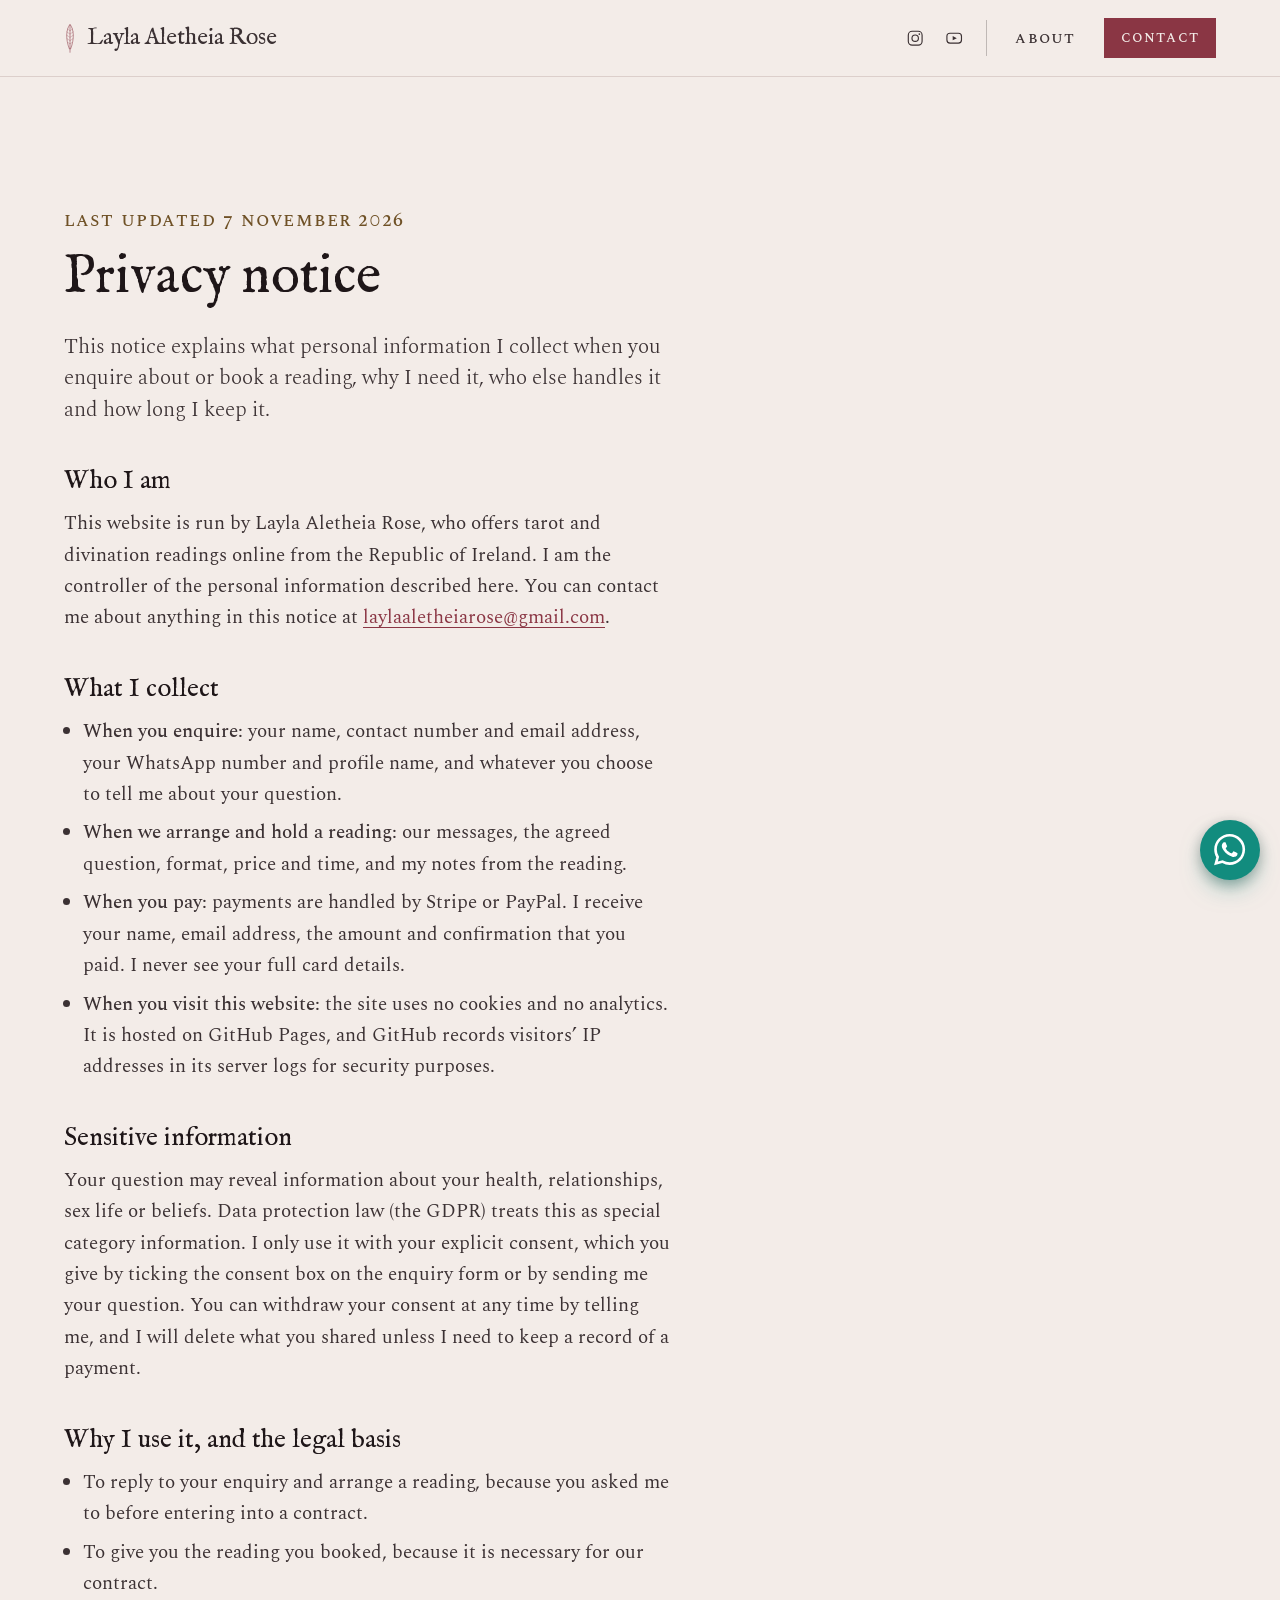
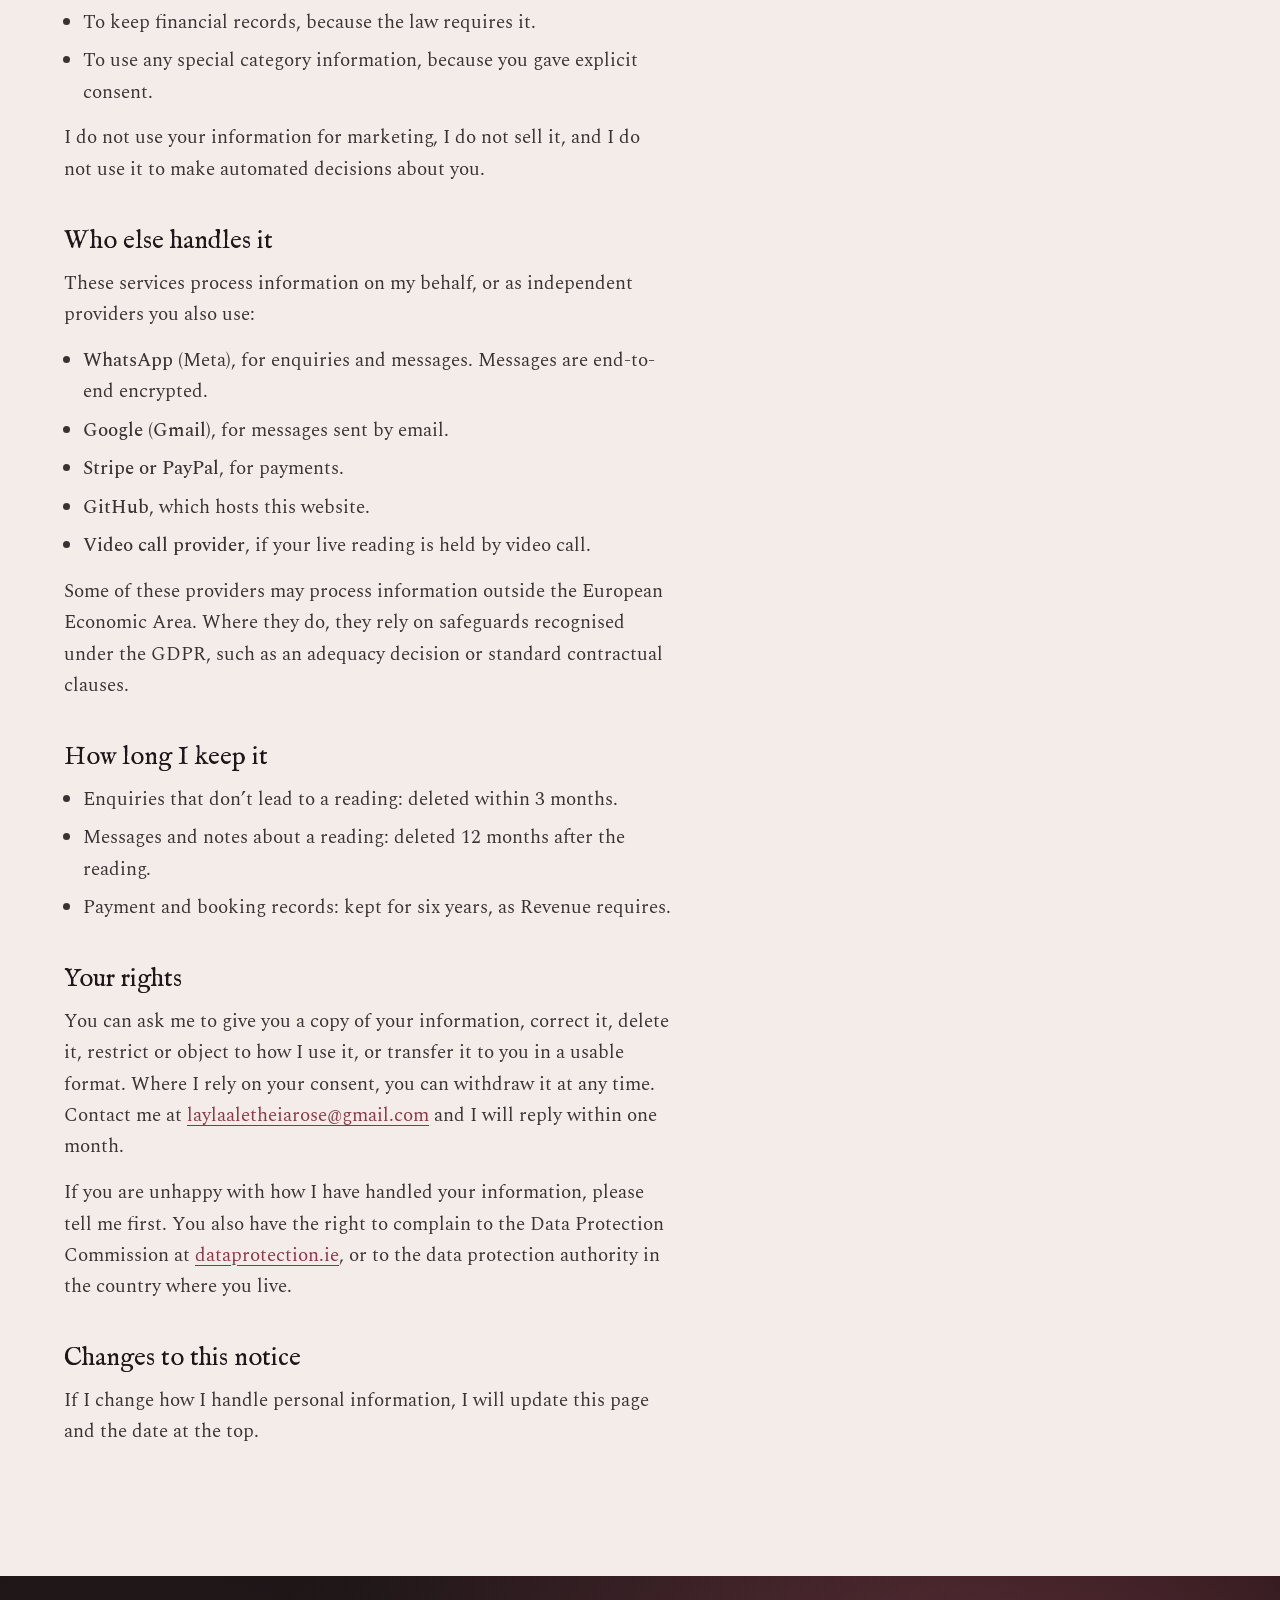
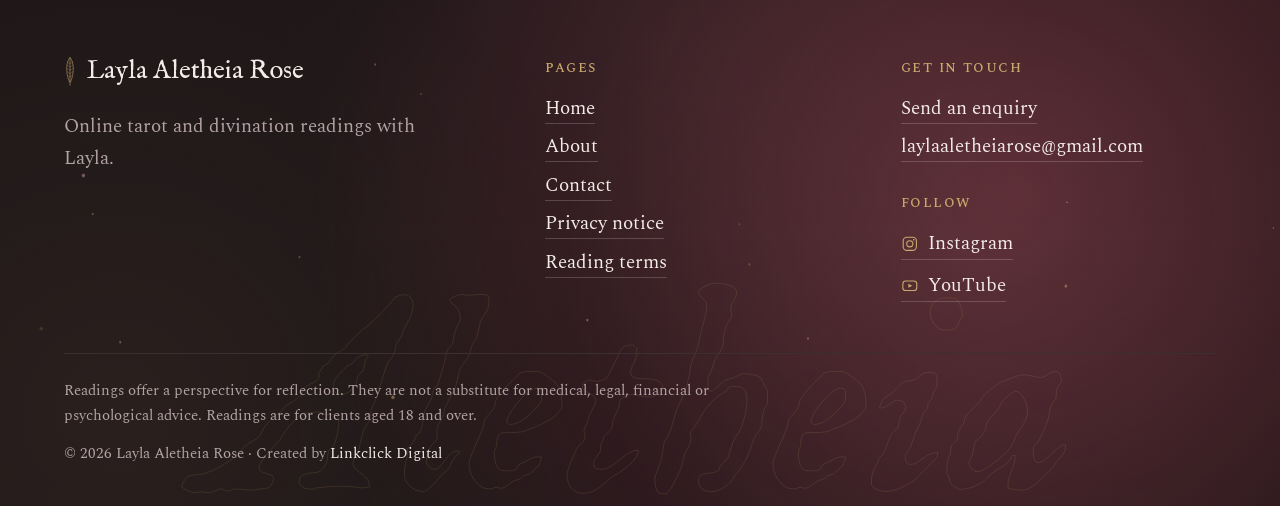
<file: privacy.html>
<!DOCTYPE html>
<html lang="en-GB">
<head>
<meta charset="utf-8">
<meta name="viewport" content="width=device-width, initial-scale=1, viewport-fit=cover">
<title>Privacy Notice | Layla Aletheia Rose</title>
<meta name="description" content="How Layla Aletheia Rose collects, uses and protects the personal information you share when you enquire about or book a reading.">
<link rel="canonical" href="https://laylaaletheiarose.com/privacy.html">
<meta name="theme-color" content="#F3ECE8">
<link rel="icon" href="assets/img/favicon.svg" type="image/svg+xml">
<link rel="apple-touch-icon" href="assets/img/apple-touch-icon.png">
<script>(function(){var d=document.documentElement;if("IntersectionObserver" in window&&!(window.matchMedia&&matchMedia("(prefers-reduced-motion: reduce)").matches)){d.classList.add("js-motion");setTimeout(function(){if(!window.__larMotion)d.classList.remove("js-motion")},3500)}})();</script>
<link rel="stylesheet" href="assets/css/site.css">
</head>
<body>
<svg style="position:absolute;width:0;height:0;overflow:hidden" aria-hidden="true" focusable="false">
  <symbol id="feather" viewBox="0 0 22 56">
    <path d="M11 2 C18 11 19.5 28 12.2 47 L11 47 L9.8 47 C2.5 28 4 11 11 2 Z" fill="none" stroke="currentColor" stroke-width="1"/>
    <path d="M11 3 L11 54" fill="none" stroke="currentColor" stroke-width="1"/>
    <path d="M11 14 L16 10 M11 20 L17.3 15.5 M11 26 L17.6 21.5 M11 32 L16.8 28 M11 38 L14.8 35 M11 14 L6 10 M11 20 L4.7 15.5 M11 26 L4.4 21.5 M11 32 L5.2 28 M11 38 L7.2 35" fill="none" stroke="currentColor" stroke-width="0.7" opacity="0.7"/>
  </symbol>
  <symbol id="icon-instagram" viewBox="0 0 24 24">
    <g fill="none" stroke="currentColor" stroke-width="1.5"><rect x="3" y="3" width="18" height="18" rx="5"/><circle cx="12" cy="12" r="4.2"/></g>
    <circle cx="17.4" cy="6.6" r="1.1" fill="currentColor"/>
  </symbol>
  <symbol id="icon-youtube" viewBox="0 0 24 24">
    <rect x="2.5" y="5.5" width="19" height="13" rx="4" fill="none" stroke="currentColor" stroke-width="1.5"/>
    <path d="M10 9.2 L15.4 12 L10 14.8 Z" fill="currentColor"/>
  </symbol>
  <symbol id="rosette" viewBox="-120 -120 240 240">
    <g fill="none" stroke="currentColor">
      <path class="ring ring--1" pathLength="1" d="M0.0 -4.0C10.0 -10.5 8.5 -28.7 0.0 -30.0C-8.5 -28.7 -10.0 -10.5 0.0 -4.0ZM3.5 -2.0C14.1 3.4 29.1 -7.0 26.0 -15.0C20.6 -21.7 4.1 -13.9 3.5 -2.0ZM3.5 2.0C4.1 13.9 20.6 21.7 26.0 15.0C29.1 7.0 14.1 -3.4 3.5 2.0ZM0.0 4.0C-10.0 10.5 -8.5 28.7 0.0 30.0C8.5 28.7 10.0 10.5 0.0 4.0ZM-3.5 2.0C-14.1 -3.4 -29.1 7.0 -26.0 15.0C-20.6 21.7 -4.1 13.9 -3.5 2.0ZM-3.5 -2.0C-4.1 -13.9 -20.6 -21.7 -26.0 -15.0C-29.1 -7.0 -14.1 3.4 -3.5 -2.0Z"/>
<path class="ring ring--2" pathLength="1" d="M5.4 -12.9C25.6 -14.8 33.3 -40.4 19.9 -48.0C5.0 -52.1 -7.6 -28.6 5.4 -12.9ZM12.9 -5.4C28.6 7.6 52.1 -5.0 48.0 -19.9C40.4 -33.3 14.8 -25.6 12.9 -5.4ZM12.9 5.4C14.8 25.6 40.4 33.3 48.0 19.9C52.1 5.0 28.6 -7.6 12.9 5.4ZM5.4 12.9C-7.6 28.6 5.0 52.1 19.9 48.0C33.3 40.4 25.6 14.8 5.4 12.9ZM-5.4 12.9C-25.6 14.8 -33.3 40.4 -19.9 48.0C-5.0 52.1 7.6 28.6 -5.4 12.9ZM-12.9 5.4C-28.6 -7.6 -52.1 5.0 -48.0 19.9C-40.4 33.3 -14.8 25.6 -12.9 5.4ZM-12.9 -5.4C-14.8 -25.6 -40.4 -33.3 -48.0 -19.9C-52.1 -5.0 -28.6 7.6 -12.9 -5.4ZM-5.4 -12.9C7.6 -28.6 -5.0 -52.1 -19.9 -48.0C-33.3 -40.4 -25.6 -14.8 -5.4 -12.9Z"/>
<path class="ring ring--3" pathLength="1" d="M0.0 -34.0C19.0 -44.5 16.1 -73.9 0.0 -76.0C-16.1 -73.9 -19.0 -44.5 0.0 -34.0ZM17.0 -29.4C38.7 -29.0 50.9 -55.9 38.0 -65.8C23.0 -72.1 5.8 -48.0 17.0 -29.4ZM29.4 -17.0C48.0 -5.8 72.1 -23.0 65.8 -38.0C55.9 -50.9 29.0 -38.7 29.4 -17.0ZM34.0 -0.0C44.5 19.0 73.9 16.1 76.0 -0.0C73.9 -16.2 44.5 -19.0 34.0 -0.0ZM29.4 17.0C29.0 38.7 55.9 50.9 65.8 38.0C72.1 23.0 48.0 5.8 29.4 17.0ZM17.0 29.4C5.8 48.0 23.0 72.1 38.0 65.8C50.9 55.9 38.7 29.0 17.0 29.4ZM0.0 34.0C-19.0 44.5 -16.1 73.9 0.0 76.0C16.2 73.9 19.0 44.5 0.0 34.0ZM-17.0 29.4C-38.7 29.0 -50.9 55.9 -38.0 65.8C-23.0 72.1 -5.8 48.0 -17.0 29.4ZM-29.4 17.0C-48.0 5.8 -72.1 23.0 -65.8 38.0C-55.9 50.9 -29.0 38.7 -29.4 17.0ZM-34.0 0.0C-44.5 -19.0 -73.9 -16.1 -76.0 0.0C-73.9 16.2 -44.5 19.0 -34.0 0.0ZM-29.4 -17.0C-29.0 -38.7 -55.9 -50.9 -65.8 -38.0C-72.1 -23.0 -48.0 -5.8 -29.4 -17.0ZM-17.0 -29.4C-5.8 -48.0 -23.0 -72.1 -38.0 -65.8C-50.9 -55.9 -38.7 -29.0 -17.0 -29.4Z"/>
<path class="ring ring--4" pathLength="1" d="M11.3 -56.9C29.8 -62.9 32.5 -89.5 18.7 -94.2C4.2 -95.1 -3.5 -69.5 11.3 -56.9ZM32.2 -48.2C51.6 -46.7 64.3 -70.2 53.3 -79.8C40.3 -86.3 23.4 -65.6 32.2 -48.2ZM48.2 -32.2C65.6 -23.4 86.3 -40.3 79.8 -53.3C70.2 -64.3 46.7 -51.6 48.2 -32.2ZM56.9 -11.3C69.5 3.5 95.1 -4.2 94.2 -18.7C89.5 -32.5 62.9 -29.8 56.9 -11.3ZM56.9 11.3C62.9 29.8 89.5 32.5 94.2 18.7C95.1 4.2 69.5 -3.5 56.9 11.3ZM48.2 32.2C46.7 51.6 70.2 64.3 79.8 53.3C86.3 40.3 65.6 23.4 48.2 32.2ZM32.2 48.2C23.4 65.6 40.3 86.3 53.3 79.8C64.3 70.2 51.6 46.7 32.2 48.2ZM11.3 56.9C-3.5 69.5 4.2 95.1 18.7 94.2C32.5 89.5 29.8 62.9 11.3 56.9ZM-11.3 56.9C-29.8 62.9 -32.5 89.5 -18.7 94.2C-4.2 95.1 3.5 69.5 -11.3 56.9ZM-32.2 48.2C-51.6 46.7 -64.3 70.2 -53.3 79.8C-40.3 86.3 -23.4 65.6 -32.2 48.2ZM-48.2 32.2C-65.6 23.4 -86.3 40.3 -79.8 53.3C-70.2 64.3 -46.7 51.6 -48.2 32.2ZM-56.9 11.3C-69.5 -3.5 -95.1 4.2 -94.2 18.7C-89.5 32.5 -62.9 29.8 -56.9 11.3ZM-56.9 -11.3C-62.9 -29.8 -89.5 -32.5 -94.2 -18.7C-95.1 -4.2 -69.5 3.5 -56.9 -11.3ZM-48.2 -32.2C-46.7 -51.6 -70.2 -64.3 -79.8 -53.3C-86.3 -40.3 -65.6 -23.4 -48.2 -32.2ZM-32.2 -48.2C-23.4 -65.6 -40.3 -86.3 -53.3 -79.8C-64.3 -70.2 -51.6 -46.7 -32.2 -48.2ZM-11.3 -56.9C3.5 -69.5 -4.2 -95.1 -18.7 -94.2C-32.5 -89.5 -29.8 -62.9 -11.3 -56.9Z"/>
      <circle r="104"/><circle r="110" stroke-dasharray="1 5"/><circle r="116" opacity="0.6"/>
    </g>
  </symbol>
  <symbol id="cardback" viewBox="0 0 140 220">
    <g fill="none" stroke="currentColor" stroke-width="0.8">
      <rect x="8" y="8" width="124" height="204"/>
      <rect x="14" y="14" width="112" height="192" opacity="0.55"/>
      <path d="M14 26 L26 14 M114 14 L126 26 M126 194 L114 206 M26 206 L14 194" opacity="0.7"/>
      <circle cx="70" cy="110" r="44" opacity="0.6"/>
      <circle cx="70" cy="110" r="48" stroke-dasharray="1 4" opacity="0.6"/>
      <path d="M70 30 L70 56 M70 164 L70 190" opacity="0.7"/>
      <path d="M70 26 l4 4 l-4 4 l-4 -4 Z M70 186 l4 4 l-4 4 l-4 -4 Z"/>
      <path d="M58 40 A14 14 0 1 0 82 40 A11 11 0 1 1 58 40 Z" opacity="0.8"/>
    </g>
    <use href="#rosette" x="34" y="74" width="72" height="72"/>
  </symbol>
</svg>
<a class="skip-link" href="#main">Skip to content</a>

<header class="site-header site-header--light wrap">
  <div class="container">
    <a class="wordmark" href="index.html"><svg class="feather" aria-hidden="true"><use href="#feather"/></svg><span>Layla Aletheia Rose</span></a>
    <nav class="site-nav" aria-label="Main">
      <span class="social social--header">
        <a class="social__link" href="https://www.instagram.com/laylaaletheiarose/" target="_blank" rel="noopener" aria-label="Instagram (opens in a new tab)"><svg aria-hidden="true"><use href="#icon-instagram"/></svg></a>
        <a class="social__link" href="https://www.youtube.com/@LaylaAletheiaRose" target="_blank" rel="noopener" aria-label="YouTube (opens in a new tab)"><svg aria-hidden="true"><use href="#icon-youtube"/></svg></a>
      </span>
      <a href="about.html">About</a>
      <a class="btn btn--small" href="contact.html">Contact</a>
    </nav>
  </div>
</header>

<main id="main" class="section section--vellum wrap legal">
  <article class="container">
    <div class="measure">
      <p class="updated">Last updated 7 November 2026</p>
      <h1 style="margin-block:0.75rem 1.5rem;color:var(--subrosa)">Privacy notice</h1>
      <p class="lede">This notice explains what personal information I collect when you enquire about or book a reading, why I need it, who else handles it and how long I keep it.</p>

      <h2>Who I am</h2>
      <p>This website is run by Layla Aletheia Rose, who offers tarot and divination readings online from the Republic of Ireland. I am the controller of the personal information described here. You can contact me about anything in this notice at <a href="mailto:laylaaletheiarose@gmail.com">laylaaletheiarose@gmail.com</a>.</p>

      <h2>What I collect</h2>
      <ul>
        <li><strong>When you enquire:</strong> your name, contact number and email address, your WhatsApp number and profile name, and whatever you choose to tell me about your question.</li>
        <li><strong>When we arrange and hold a reading:</strong> our messages, the agreed question, format, price and time, and my notes from the reading.</li>
        <li><strong>When you pay:</strong> payments are handled by Stripe or PayPal. I receive your name, email address, the amount and confirmation that you paid. I never see your full card details.</li>
        <li><strong>When you visit this website:</strong> the site uses no cookies and no analytics. It is hosted on GitHub Pages, and GitHub records visitors’ IP addresses in its server logs for security purposes.</li>
      </ul>

      <h2>Sensitive information</h2>
      <p>Your question may reveal information about your health, relationships, sex life or beliefs. Data protection law (the GDPR) treats this as special category information. I only use it with your explicit consent, which you give by ticking the consent box on the enquiry form or by sending me your question. You can withdraw your consent at any time by telling me, and I will delete what you shared unless I need to keep a record of a payment.</p>

      <h2>Why I use it, and the legal basis</h2>
      <ul>
        <li>To reply to your enquiry and arrange a reading, because you asked me to before entering into a contract.</li>
        <li>To give you the reading you booked, because it is necessary for our contract.</li>
        <li>To keep financial records, because the law requires it.</li>
        <li>To use any special category information, because you gave explicit consent.</li>
      </ul>
      <p>I do not use your information for marketing, I do not sell it, and I do not use it to make automated decisions about you.</p>

      <h2>Who else handles it</h2>
      <p>These services process information on my behalf, or as independent providers you also use:</p>
      <ul>
        <li><strong>WhatsApp</strong> (Meta), for enquiries and messages. Messages are end-to-end encrypted.</li>
        <li><strong>Google (Gmail)</strong>, for messages sent by email.</li>
        <li><strong>Stripe or PayPal</strong>, for payments.</li>
        <li><strong>GitHub</strong>, which hosts this website.</li>
        <li><strong>Video call provider</strong>, if your live reading is held by video call.</li>
      </ul>
      <p>Some of these providers may process information outside the European Economic Area. Where they do, they rely on safeguards recognised under the GDPR, such as an adequacy decision or standard contractual clauses.</p>

      <h2>How long I keep it</h2>
      <ul>
        <li>Enquiries that don’t lead to a reading: deleted within 3 months.</li>
        <li>Messages and notes about a reading: deleted 12 months after the reading.</li>
        <li>Payment and booking records: kept for six years, as Revenue requires.</li>
      </ul>

      <h2>Your rights</h2>
      <p>You can ask me to give you a copy of your information, correct it, delete it, restrict or object to how I use it, or transfer it to you in a usable format. Where I rely on your consent, you can withdraw it at any time. Contact me at <a href="mailto:laylaaletheiarose@gmail.com">laylaaletheiarose@gmail.com</a> and I will reply within one month.</p>
      <p>If you are unhappy with how I have handled your information, please tell me first. You also have the right to complain to the Data Protection Commission at <a href="https://www.dataprotection.ie">dataprotection.ie</a>, or to the data protection authority in the country where you live.</p>

      <h2>Changes to this notice</h2>
      <p>If I change how I handle personal information, I will update this page and the date at the top.</p>
    </div>
  </article>
</main>

<footer class="site-footer wrap on-dark" data-atmos="0.5">
  <p class="footer-mark" aria-hidden="true"><span data-depth="-0.08">Aletheia</span></p>
  <div class="container">
    <div class="footer-grid">
      <div>
        <a class="wordmark" href="index.html"><svg class="feather" aria-hidden="true"><use href="#feather"/></svg><span>Layla Aletheia Rose</span></a>
        <p class="tagline">Online tarot and divination readings with Layla.</p>
      </div>
      <nav aria-label="Footer">
        <p class="footer-title">Pages</p>
        <ul class="footer-links" role="list">
          <li><a href="index.html">Home</a></li>
          <li><a href="about.html">About</a></li>
          <li><a href="contact.html">Contact</a></li>
          <li><a href="privacy.html" aria-current="page">Privacy notice</a></li>
          <li><a href="terms.html">Reading terms</a></li>
        </ul>
      </nav>
      <div>
        <p class="footer-title">Get in touch</p>
        <ul class="footer-links" role="list">
          <li><a href="contact.html#enquiry">Send an enquiry</a></li>
          <li class="footer-email"><a href="mailto:laylaaletheiarose@gmail.com">laylaaletheiarose@gmail.com</a></li>
        </ul>
        <p class="footer-title footer-title--follow">Follow</p>
        <ul class="footer-links footer-social" role="list">
          <li><a href="https://www.instagram.com/laylaaletheiarose/" target="_blank" rel="noopener"><svg aria-hidden="true"><use href="#icon-instagram"/></svg>Instagram<span class="visually-hidden"> (opens in a new tab)</span></a></li>
          <li><a href="https://www.youtube.com/@LaylaAletheiaRose" target="_blank" rel="noopener"><svg aria-hidden="true"><use href="#icon-youtube"/></svg>YouTube<span class="visually-hidden"> (opens in a new tab)</span></a></li>
        </ul>
      </div>
    </div>
    <div class="footer-base">
      <p class="advice">Readings offer a perspective for reflection. They are not a substitute for medical, legal, financial or psychological advice. Readings are for clients aged 18 and over.</p>
      <p>© 2026 Layla Aletheia Rose <span aria-hidden="true">·</span> Created by <a href="https://www.linkclickdigital.com" target="_blank" rel="noopener">Linkclick Digital<span class="visually-hidden"> (opens in a new tab)</span></a></p>
    </div>
  </div>
</footer>
<script src="assets/js/site.js" defer></script>
<!-- Floating WhatsApp button: fixed to the bottom right on every screen size -->
<aside class="wa-dock" aria-label="WhatsApp chat">
  <a class="wa-float" href="https://wa.me/353857364285?text=Hello%20Layla%2C%20I%E2%80%99d%20like%20to%20ask%20about%20a%20reading." target="_blank" rel="noopener" aria-label="Chat with Layla on WhatsApp (opens in a new tab)">
    <svg viewBox="0 0 24 24" aria-hidden="true" focusable="false"><path fill="currentColor" d="M17.472 14.382c-.297-.149-1.758-.867-2.03-.967-.273-.099-.471-.148-.67.15-.197.297-.767.966-.94 1.164-.173.199-.347.223-.644.075-.297-.15-1.255-.463-2.39-1.475-.883-.788-1.48-1.761-1.653-2.059-.173-.297-.018-.458.13-.606.134-.133.298-.347.446-.52.149-.174.198-.298.298-.497.099-.198.05-.371-.025-.52-.075-.149-.669-1.612-.916-2.207-.242-.579-.487-.5-.669-.51-.173-.008-.371-.01-.57-.01-.198 0-.52.074-.792.372-.272.297-1.04 1.016-1.04 2.479 0 1.462 1.065 2.875 1.213 3.074.149.198 2.096 3.2 5.077 4.487.709.306 1.262.489 1.694.625.712.227 1.36.195 1.871.118.571-.085 1.758-.719 2.006-1.413.248-.694.248-1.289.173-1.413-.074-.124-.272-.198-.57-.347m-5.421 7.403h-.004a9.87 9.87 0 01-5.031-1.378l-.361-.214-3.741.982.998-3.648-.235-.374a9.86 9.86 0 01-1.51-5.26c.001-5.45 4.436-9.884 9.888-9.884 2.64 0 5.122 1.03 6.988 2.898a9.825 9.825 0 012.893 6.994c-.003 5.45-4.437 9.884-9.885 9.884m8.413-18.297A11.815 11.815 0 0012.05 0C5.495 0 .16 5.335.157 11.892c0 2.096.547 4.142 1.588 5.945L.057 24l6.305-1.654a11.882 11.882 0 005.683 1.448h.005c6.554 0 11.89-5.335 11.893-11.893a11.821 11.821 0 00-3.48-8.413Z"/></svg>
    <span class="wa-float__label" aria-hidden="true">Chat on WhatsApp</span>
  </a>
</aside>
</body>
</html>
</file>
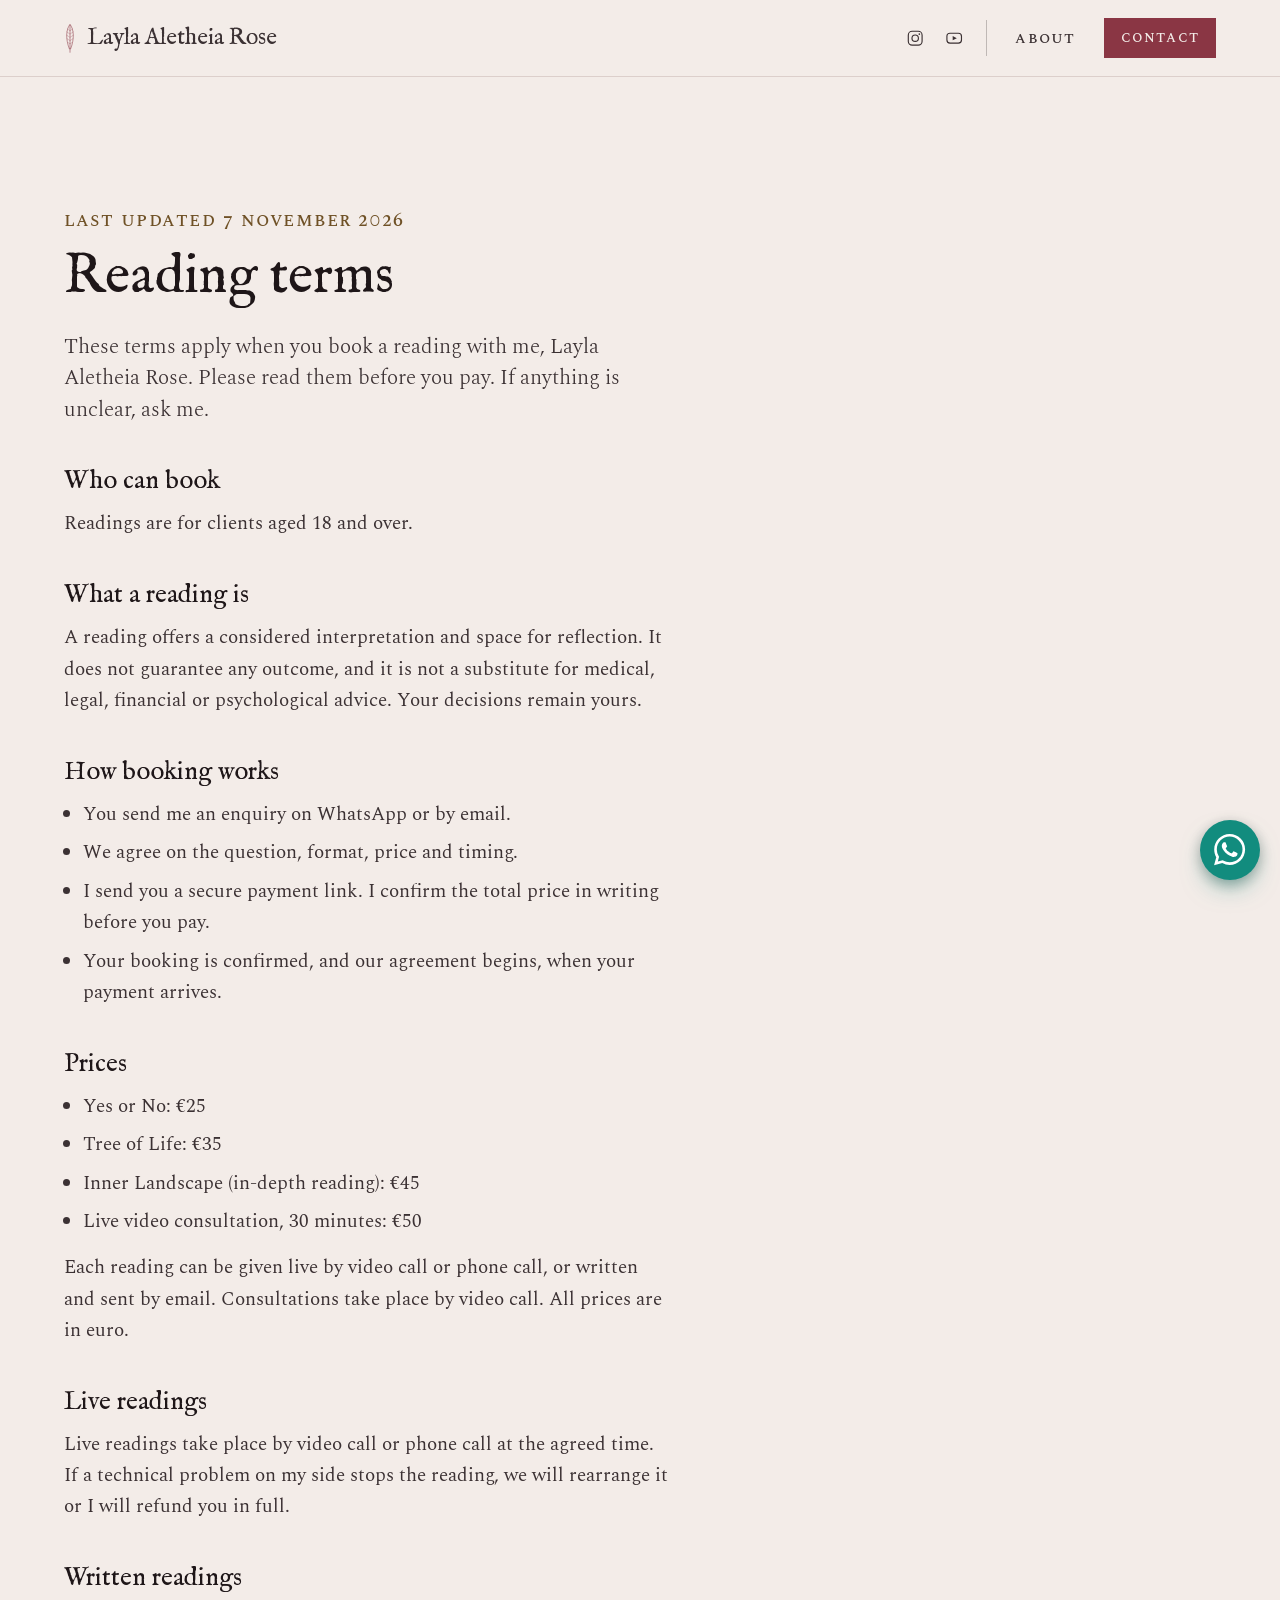
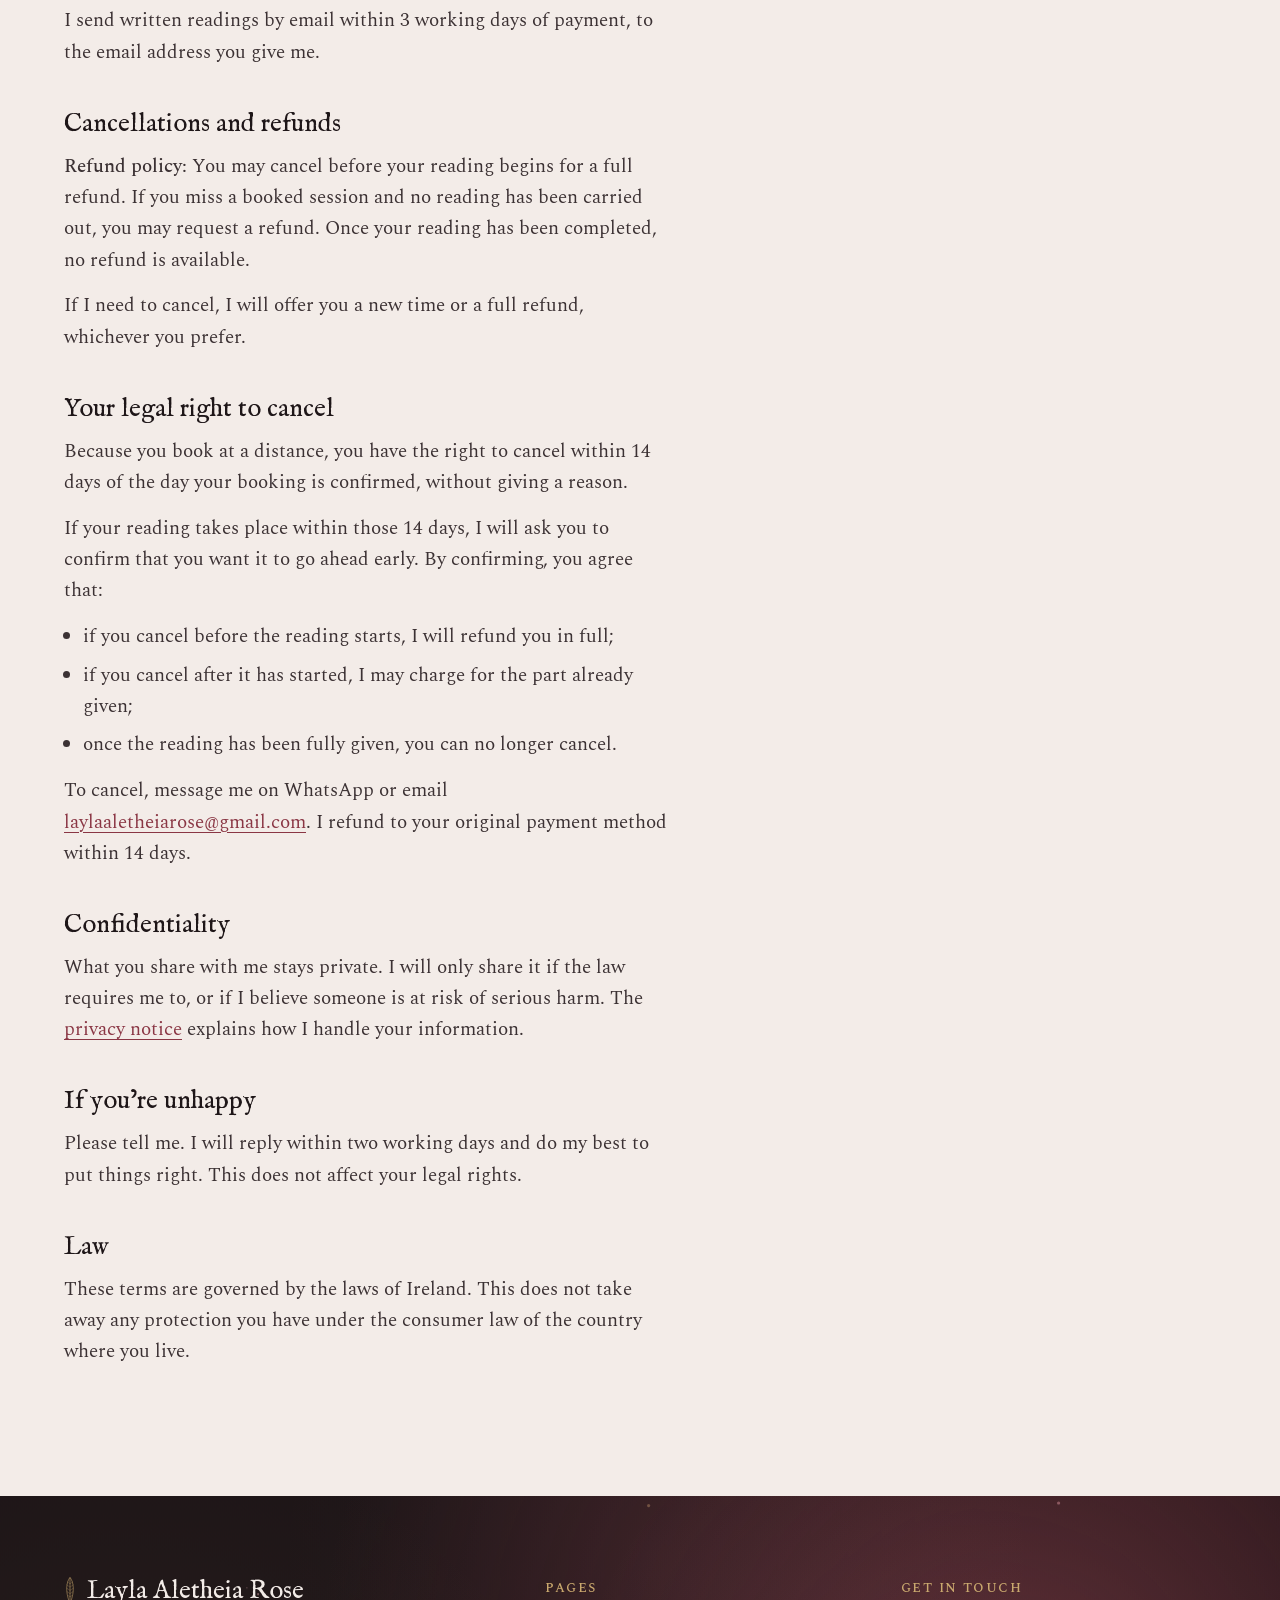
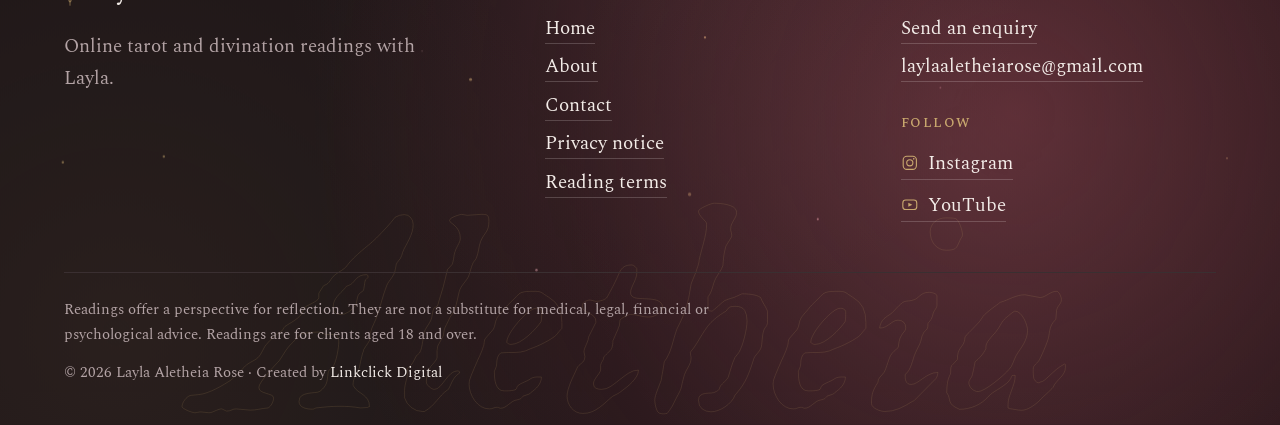
<file: terms.html>
<!DOCTYPE html>
<html lang="en-GB">
<head>
<meta charset="utf-8">
<meta name="viewport" content="width=device-width, initial-scale=1, viewport-fit=cover">
<title>Reading Terms | Layla Aletheia Rose</title>
<meta name="description" content="Booking, payment, cancellation and confidentiality terms for tarot and divination readings with Layla Aletheia Rose.">
<link rel="canonical" href="https://laylaaletheiarose.com/terms.html">
<meta name="theme-color" content="#F3ECE8">
<link rel="icon" href="assets/img/favicon.svg" type="image/svg+xml">
<link rel="apple-touch-icon" href="assets/img/apple-touch-icon.png">
<script>(function(){var d=document.documentElement;if("IntersectionObserver" in window&&!(window.matchMedia&&matchMedia("(prefers-reduced-motion: reduce)").matches)){d.classList.add("js-motion");setTimeout(function(){if(!window.__larMotion)d.classList.remove("js-motion")},3500)}})();</script>
<link rel="stylesheet" href="assets/css/site.css">
</head>
<body>
<svg style="position:absolute;width:0;height:0;overflow:hidden" aria-hidden="true" focusable="false">
  <symbol id="feather" viewBox="0 0 22 56">
    <path d="M11 2 C18 11 19.5 28 12.2 47 L11 47 L9.8 47 C2.5 28 4 11 11 2 Z" fill="none" stroke="currentColor" stroke-width="1"/>
    <path d="M11 3 L11 54" fill="none" stroke="currentColor" stroke-width="1"/>
    <path d="M11 14 L16 10 M11 20 L17.3 15.5 M11 26 L17.6 21.5 M11 32 L16.8 28 M11 38 L14.8 35 M11 14 L6 10 M11 20 L4.7 15.5 M11 26 L4.4 21.5 M11 32 L5.2 28 M11 38 L7.2 35" fill="none" stroke="currentColor" stroke-width="0.7" opacity="0.7"/>
  </symbol>
  <symbol id="icon-instagram" viewBox="0 0 24 24">
    <g fill="none" stroke="currentColor" stroke-width="1.5"><rect x="3" y="3" width="18" height="18" rx="5"/><circle cx="12" cy="12" r="4.2"/></g>
    <circle cx="17.4" cy="6.6" r="1.1" fill="currentColor"/>
  </symbol>
  <symbol id="icon-youtube" viewBox="0 0 24 24">
    <rect x="2.5" y="5.5" width="19" height="13" rx="4" fill="none" stroke="currentColor" stroke-width="1.5"/>
    <path d="M10 9.2 L15.4 12 L10 14.8 Z" fill="currentColor"/>
  </symbol>
  <symbol id="rosette" viewBox="-120 -120 240 240">
    <g fill="none" stroke="currentColor">
      <path class="ring ring--1" pathLength="1" d="M0.0 -4.0C10.0 -10.5 8.5 -28.7 0.0 -30.0C-8.5 -28.7 -10.0 -10.5 0.0 -4.0ZM3.5 -2.0C14.1 3.4 29.1 -7.0 26.0 -15.0C20.6 -21.7 4.1 -13.9 3.5 -2.0ZM3.5 2.0C4.1 13.9 20.6 21.7 26.0 15.0C29.1 7.0 14.1 -3.4 3.5 2.0ZM0.0 4.0C-10.0 10.5 -8.5 28.7 0.0 30.0C8.5 28.7 10.0 10.5 0.0 4.0ZM-3.5 2.0C-14.1 -3.4 -29.1 7.0 -26.0 15.0C-20.6 21.7 -4.1 13.9 -3.5 2.0ZM-3.5 -2.0C-4.1 -13.9 -20.6 -21.7 -26.0 -15.0C-29.1 -7.0 -14.1 3.4 -3.5 -2.0Z"/>
<path class="ring ring--2" pathLength="1" d="M5.4 -12.9C25.6 -14.8 33.3 -40.4 19.9 -48.0C5.0 -52.1 -7.6 -28.6 5.4 -12.9ZM12.9 -5.4C28.6 7.6 52.1 -5.0 48.0 -19.9C40.4 -33.3 14.8 -25.6 12.9 -5.4ZM12.9 5.4C14.8 25.6 40.4 33.3 48.0 19.9C52.1 5.0 28.6 -7.6 12.9 5.4ZM5.4 12.9C-7.6 28.6 5.0 52.1 19.9 48.0C33.3 40.4 25.6 14.8 5.4 12.9ZM-5.4 12.9C-25.6 14.8 -33.3 40.4 -19.9 48.0C-5.0 52.1 7.6 28.6 -5.4 12.9ZM-12.9 5.4C-28.6 -7.6 -52.1 5.0 -48.0 19.9C-40.4 33.3 -14.8 25.6 -12.9 5.4ZM-12.9 -5.4C-14.8 -25.6 -40.4 -33.3 -48.0 -19.9C-52.1 -5.0 -28.6 7.6 -12.9 -5.4ZM-5.4 -12.9C7.6 -28.6 -5.0 -52.1 -19.9 -48.0C-33.3 -40.4 -25.6 -14.8 -5.4 -12.9Z"/>
<path class="ring ring--3" pathLength="1" d="M0.0 -34.0C19.0 -44.5 16.1 -73.9 0.0 -76.0C-16.1 -73.9 -19.0 -44.5 0.0 -34.0ZM17.0 -29.4C38.7 -29.0 50.9 -55.9 38.0 -65.8C23.0 -72.1 5.8 -48.0 17.0 -29.4ZM29.4 -17.0C48.0 -5.8 72.1 -23.0 65.8 -38.0C55.9 -50.9 29.0 -38.7 29.4 -17.0ZM34.0 -0.0C44.5 19.0 73.9 16.1 76.0 -0.0C73.9 -16.2 44.5 -19.0 34.0 -0.0ZM29.4 17.0C29.0 38.7 55.9 50.9 65.8 38.0C72.1 23.0 48.0 5.8 29.4 17.0ZM17.0 29.4C5.8 48.0 23.0 72.1 38.0 65.8C50.9 55.9 38.7 29.0 17.0 29.4ZM0.0 34.0C-19.0 44.5 -16.1 73.9 0.0 76.0C16.2 73.9 19.0 44.5 0.0 34.0ZM-17.0 29.4C-38.7 29.0 -50.9 55.9 -38.0 65.8C-23.0 72.1 -5.8 48.0 -17.0 29.4ZM-29.4 17.0C-48.0 5.8 -72.1 23.0 -65.8 38.0C-55.9 50.9 -29.0 38.7 -29.4 17.0ZM-34.0 0.0C-44.5 -19.0 -73.9 -16.1 -76.0 0.0C-73.9 16.2 -44.5 19.0 -34.0 0.0ZM-29.4 -17.0C-29.0 -38.7 -55.9 -50.9 -65.8 -38.0C-72.1 -23.0 -48.0 -5.8 -29.4 -17.0ZM-17.0 -29.4C-5.8 -48.0 -23.0 -72.1 -38.0 -65.8C-50.9 -55.9 -38.7 -29.0 -17.0 -29.4Z"/>
<path class="ring ring--4" pathLength="1" d="M11.3 -56.9C29.8 -62.9 32.5 -89.5 18.7 -94.2C4.2 -95.1 -3.5 -69.5 11.3 -56.9ZM32.2 -48.2C51.6 -46.7 64.3 -70.2 53.3 -79.8C40.3 -86.3 23.4 -65.6 32.2 -48.2ZM48.2 -32.2C65.6 -23.4 86.3 -40.3 79.8 -53.3C70.2 -64.3 46.7 -51.6 48.2 -32.2ZM56.9 -11.3C69.5 3.5 95.1 -4.2 94.2 -18.7C89.5 -32.5 62.9 -29.8 56.9 -11.3ZM56.9 11.3C62.9 29.8 89.5 32.5 94.2 18.7C95.1 4.2 69.5 -3.5 56.9 11.3ZM48.2 32.2C46.7 51.6 70.2 64.3 79.8 53.3C86.3 40.3 65.6 23.4 48.2 32.2ZM32.2 48.2C23.4 65.6 40.3 86.3 53.3 79.8C64.3 70.2 51.6 46.7 32.2 48.2ZM11.3 56.9C-3.5 69.5 4.2 95.1 18.7 94.2C32.5 89.5 29.8 62.9 11.3 56.9ZM-11.3 56.9C-29.8 62.9 -32.5 89.5 -18.7 94.2C-4.2 95.1 3.5 69.5 -11.3 56.9ZM-32.2 48.2C-51.6 46.7 -64.3 70.2 -53.3 79.8C-40.3 86.3 -23.4 65.6 -32.2 48.2ZM-48.2 32.2C-65.6 23.4 -86.3 40.3 -79.8 53.3C-70.2 64.3 -46.7 51.6 -48.2 32.2ZM-56.9 11.3C-69.5 -3.5 -95.1 4.2 -94.2 18.7C-89.5 32.5 -62.9 29.8 -56.9 11.3ZM-56.9 -11.3C-62.9 -29.8 -89.5 -32.5 -94.2 -18.7C-95.1 -4.2 -69.5 3.5 -56.9 -11.3ZM-48.2 -32.2C-46.7 -51.6 -70.2 -64.3 -79.8 -53.3C-86.3 -40.3 -65.6 -23.4 -48.2 -32.2ZM-32.2 -48.2C-23.4 -65.6 -40.3 -86.3 -53.3 -79.8C-64.3 -70.2 -51.6 -46.7 -32.2 -48.2ZM-11.3 -56.9C3.5 -69.5 -4.2 -95.1 -18.7 -94.2C-32.5 -89.5 -29.8 -62.9 -11.3 -56.9Z"/>
      <circle r="104"/><circle r="110" stroke-dasharray="1 5"/><circle r="116" opacity="0.6"/>
    </g>
  </symbol>
  <symbol id="cardback" viewBox="0 0 140 220">
    <g fill="none" stroke="currentColor" stroke-width="0.8">
      <rect x="8" y="8" width="124" height="204"/>
      <rect x="14" y="14" width="112" height="192" opacity="0.55"/>
      <path d="M14 26 L26 14 M114 14 L126 26 M126 194 L114 206 M26 206 L14 194" opacity="0.7"/>
      <circle cx="70" cy="110" r="44" opacity="0.6"/>
      <circle cx="70" cy="110" r="48" stroke-dasharray="1 4" opacity="0.6"/>
      <path d="M70 30 L70 56 M70 164 L70 190" opacity="0.7"/>
      <path d="M70 26 l4 4 l-4 4 l-4 -4 Z M70 186 l4 4 l-4 4 l-4 -4 Z"/>
      <path d="M58 40 A14 14 0 1 0 82 40 A11 11 0 1 1 58 40 Z" opacity="0.8"/>
    </g>
    <use href="#rosette" x="34" y="74" width="72" height="72"/>
  </symbol>
</svg>
<a class="skip-link" href="#main">Skip to content</a>

<header class="site-header site-header--light wrap">
  <div class="container">
    <a class="wordmark" href="index.html"><svg class="feather" aria-hidden="true"><use href="#feather"/></svg><span>Layla Aletheia Rose</span></a>
    <nav class="site-nav" aria-label="Main">
      <span class="social social--header">
        <a class="social__link" href="https://www.instagram.com/laylaaletheiarose/" target="_blank" rel="noopener" aria-label="Instagram (opens in a new tab)"><svg aria-hidden="true"><use href="#icon-instagram"/></svg></a>
        <a class="social__link" href="https://www.youtube.com/@LaylaAletheiaRose" target="_blank" rel="noopener" aria-label="YouTube (opens in a new tab)"><svg aria-hidden="true"><use href="#icon-youtube"/></svg></a>
      </span>
      <a href="about.html">About</a>
      <a class="btn btn--small" href="contact.html">Contact</a>
    </nav>
  </div>
</header>

<main id="main" class="section section--vellum wrap legal">
  <article class="container">
    <div class="measure">
      <p class="updated">Last updated 7 November 2026</p>
      <h1 style="margin-block:0.75rem 1.5rem;color:var(--subrosa)">Reading terms</h1>
      <p class="lede">These terms apply when you book a reading with me, Layla Aletheia Rose. Please read them before you pay. If anything is unclear, ask me.</p>

      <h2>Who can book</h2>
      <p>Readings are for clients aged 18 and over.</p>

      <h2>What a reading is</h2>
      <p>A reading offers a considered interpretation and space for reflection. It does not guarantee any outcome, and it is not a substitute for medical, legal, financial or psychological advice. Your decisions remain yours.</p>

      <h2>How booking works</h2>
      <ul>
        <li>You send me an enquiry on WhatsApp or by email.</li>
        <li>We agree on the question, format, price and timing.</li>
        <li>I send you a secure payment link. I confirm the total price in writing before you pay.</li>
        <li>Your booking is confirmed, and our agreement begins, when your payment arrives.</li>
      </ul>

      <h2>Prices</h2>
      <ul>
        <li>Yes or No: €25</li>
        <li>Tree of Life: €35</li>
        <li>Inner Landscape (in-depth reading): €45</li>
        <li>Live video consultation, 30 minutes: €50</li>
      </ul>
      <p>Each reading can be given live by video call or phone call, or written and sent by email. Consultations take place by video call. All prices are in euro.</p>

      <h2>Live readings</h2>
      <p>Live readings take place by video call or phone call at the agreed time. If a technical problem on my side stops the reading, we will rearrange it or I will refund you in full.</p>

      <h2>Written readings</h2>
      <p>I send written readings by email within 3 working days of payment, to the email address you give me.</p>

      <h2>Cancellations and refunds</h2>
      <p><strong>Refund policy:</strong> You may cancel before your reading begins for a full refund. If you miss a booked session and no reading has been carried out, you may request a refund. Once your reading has been completed, no refund is available.</p>
      <p>If I need to cancel, I will offer you a new time or a full refund, whichever you prefer.</p>

      <h2>Your legal right to cancel</h2>
      <p>Because you book at a distance, you have the right to cancel within 14 days of the day your booking is confirmed, without giving a reason.</p>
      <p>If your reading takes place within those 14 days, I will ask you to confirm that you want it to go ahead early. By confirming, you agree that:</p>
      <ul>
        <li>if you cancel before the reading starts, I will refund you in full;</li>
        <li>if you cancel after it has started, I may charge for the part already given;</li>
        <li>once the reading has been fully given, you can no longer cancel.</li>
      </ul>
      <p>To cancel, message me on WhatsApp or email <a href="mailto:laylaaletheiarose@gmail.com">laylaaletheiarose@gmail.com</a>. I refund to your original payment method within 14 days.</p>

      <h2>Confidentiality</h2>
      <p>What you share with me stays private. I will only share it if the law requires me to, or if I believe someone is at risk of serious harm. The <a href="privacy.html">privacy notice</a> explains how I handle your information.</p>

      <h2>If you’re unhappy</h2>
      <p>Please tell me. I will reply within two working days and do my best to put things right. This does not affect your legal rights.</p>

      <h2>Law</h2>
      <p>These terms are governed by the laws of Ireland. This does not take away any protection you have under the consumer law of the country where you live.</p>
    </div>
  </article>
</main>

<footer class="site-footer wrap on-dark" data-atmos="0.5">
  <p class="footer-mark" aria-hidden="true"><span data-depth="-0.08">Aletheia</span></p>
  <div class="container">
    <div class="footer-grid">
      <div>
        <a class="wordmark" href="index.html"><svg class="feather" aria-hidden="true"><use href="#feather"/></svg><span>Layla Aletheia Rose</span></a>
        <p class="tagline">Online tarot and divination readings with Layla.</p>
      </div>
      <nav aria-label="Footer">
        <p class="footer-title">Pages</p>
        <ul class="footer-links" role="list">
          <li><a href="index.html">Home</a></li>
          <li><a href="about.html">About</a></li>
          <li><a href="contact.html">Contact</a></li>
          <li><a href="privacy.html">Privacy notice</a></li>
          <li><a href="terms.html" aria-current="page">Reading terms</a></li>
        </ul>
      </nav>
      <div>
        <p class="footer-title">Get in touch</p>
        <ul class="footer-links" role="list">
          <li><a href="contact.html#enquiry">Send an enquiry</a></li>
          <li class="footer-email"><a href="mailto:laylaaletheiarose@gmail.com">laylaaletheiarose@gmail.com</a></li>
        </ul>
        <p class="footer-title footer-title--follow">Follow</p>
        <ul class="footer-links footer-social" role="list">
          <li><a href="https://www.instagram.com/laylaaletheiarose/" target="_blank" rel="noopener"><svg aria-hidden="true"><use href="#icon-instagram"/></svg>Instagram<span class="visually-hidden"> (opens in a new tab)</span></a></li>
          <li><a href="https://www.youtube.com/@LaylaAletheiaRose" target="_blank" rel="noopener"><svg aria-hidden="true"><use href="#icon-youtube"/></svg>YouTube<span class="visually-hidden"> (opens in a new tab)</span></a></li>
        </ul>
      </div>
    </div>
    <div class="footer-base">
      <p class="advice">Readings offer a perspective for reflection. They are not a substitute for medical, legal, financial or psychological advice. Readings are for clients aged 18 and over.</p>
      <p>© 2026 Layla Aletheia Rose <span aria-hidden="true">·</span> Created by <a href="https://www.linkclickdigital.com" target="_blank" rel="noopener">Linkclick Digital<span class="visually-hidden"> (opens in a new tab)</span></a></p>
    </div>
  </div>
</footer>
<script src="assets/js/site.js" defer></script>
<!-- Floating WhatsApp button: fixed to the bottom right on every screen size -->
<aside class="wa-dock" aria-label="WhatsApp chat">
  <a class="wa-float" href="https://wa.me/353857364285?text=Hello%20Layla%2C%20I%E2%80%99d%20like%20to%20ask%20about%20a%20reading." target="_blank" rel="noopener" aria-label="Chat with Layla on WhatsApp (opens in a new tab)">
    <svg viewBox="0 0 24 24" aria-hidden="true" focusable="false"><path fill="currentColor" d="M17.472 14.382c-.297-.149-1.758-.867-2.03-.967-.273-.099-.471-.148-.67.15-.197.297-.767.966-.94 1.164-.173.199-.347.223-.644.075-.297-.15-1.255-.463-2.39-1.475-.883-.788-1.48-1.761-1.653-2.059-.173-.297-.018-.458.13-.606.134-.133.298-.347.446-.52.149-.174.198-.298.298-.497.099-.198.05-.371-.025-.52-.075-.149-.669-1.612-.916-2.207-.242-.579-.487-.5-.669-.51-.173-.008-.371-.01-.57-.01-.198 0-.52.074-.792.372-.272.297-1.04 1.016-1.04 2.479 0 1.462 1.065 2.875 1.213 3.074.149.198 2.096 3.2 5.077 4.487.709.306 1.262.489 1.694.625.712.227 1.36.195 1.871.118.571-.085 1.758-.719 2.006-1.413.248-.694.248-1.289.173-1.413-.074-.124-.272-.198-.57-.347m-5.421 7.403h-.004a9.87 9.87 0 01-5.031-1.378l-.361-.214-3.741.982.998-3.648-.235-.374a9.86 9.86 0 01-1.51-5.26c.001-5.45 4.436-9.884 9.888-9.884 2.64 0 5.122 1.03 6.988 2.898a9.825 9.825 0 012.893 6.994c-.003 5.45-4.437 9.884-9.885 9.884m8.413-18.297A11.815 11.815 0 0012.05 0C5.495 0 .16 5.335.157 11.892c0 2.096.547 4.142 1.588 5.945L.057 24l6.305-1.654a11.882 11.882 0 005.683 1.448h.005c6.554 0 11.89-5.335 11.893-11.893a11.821 11.821 0 00-3.48-8.413Z"/></svg>
    <span class="wa-float__label" aria-hidden="true">Chat on WhatsApp</span>
  </a>
</aside>
</body>
</html>
</file>
<file: assets/css/site.css>
/* ==========================================================================
   Layla Aletheia Rose — site styles
   Brand idea: "coming into view". Sections move from shadow (Sub Rosa) to
   light (Vellum) as the visitor gets closer to their question.
   ========================================================================== */

/* ---------- Fonts (self-hosted, SIL Open Font License) ---------- */
@font-face {
  font-family: "IM Fell English";
  src: url("../fonts/im-fell-english-latin-400-normal.woff2") format("woff2");
  font-weight: 400; font-style: normal; font-display: swap;
}
@font-face {
  font-family: "IM Fell English";
  src: url("../fonts/im-fell-english-latin-400-italic.woff2") format("woff2");
  font-weight: 400; font-style: italic; font-display: swap;
}
@font-face {
  font-family: "Spectral";
  src: url("../fonts/spectral-latin-300-normal.woff2") format("woff2");
  font-weight: 300; font-style: normal; font-display: swap;
}
@font-face {
  font-family: "Spectral";
  src: url("../fonts/spectral-latin-400-normal.woff2") format("woff2");
  font-weight: 400; font-style: normal; font-display: swap;
  unicode-range: U+0000-00FF, U+0131, U+0152-0153, U+02BB-02BC, U+02C6, U+02DA, U+02DC, U+0304, U+0308, U+0329, U+2000-206F, U+20AC, U+2122, U+2191, U+2193, U+2212, U+2215, U+FEFF, U+FFFD;
}
@font-face {
  font-family: "Spectral";
  src: url("../fonts/spectral-latin-ext-400-normal.woff2") format("woff2");
  font-weight: 400; font-style: normal; font-display: swap;
  unicode-range: U+0100-02BA, U+02BD-02C5, U+02C7-02CC, U+02CE-02D7, U+02DD-02FF, U+0304, U+0308, U+0329, U+1D00-1DBF, U+1E00-1E9F, U+1EF2-1EFF, U+2020, U+20A0-20AB, U+20AD-20C0, U+2113, U+2C60-2C7F, U+A720-A7FF;
}
@font-face {
  font-family: "Spectral";
  src: url("../fonts/spectral-latin-400-italic.woff2") format("woff2");
  font-weight: 400; font-style: italic; font-display: swap;
}
@font-face {
  font-family: "Spectral";
  src: url("../fonts/spectral-latin-500-normal.woff2") format("woff2");
  font-weight: 500; font-style: normal; font-display: swap;
}
@font-face {
  font-family: "Spectral SC";
  src: url("../fonts/spectral-sc-latin-500-normal.woff2") format("woff2");
  font-weight: 500; font-style: normal; font-display: swap;
}

/* ---------- Tokens ---------- */
:root {
  /* Brand palette */
  --subrosa: #1E1618;      /* primary ground: the darkest petal of a red rose */
  --subrosa-raised: #282023;
  --rose: #8A3644;         /* Aletheia Rose: actions and links */
  --rose-deep: #742B39;
  --rose-light: #D9A1A9;   /* rose for text on dark grounds */
  --vellum: #F3ECE8;       /* light ground */
  --vellum-bright: #FAF6F4;
  --petal: #E8D2CC;        /* soft panels */
  --ochre: #A6824A;        /* Ma'at ochre: hairlines and marks only on light */
  --ochre-text: #6F5126;   /* ochre for small text on light grounds */
  --ochre-light: #C9A86E;  /* ochre for text on dark grounds */
  --ink: #3B3133;          /* body text on light */
  --ink-soft: #5E5052;     /* secondary text on light */
  --mist: #B3A3A5;         /* secondary text on dark */
  --line-light: #DCCFCB;
  --line-dark: #3A2F31;
  --error: #8A3644;

  /* Type */
  --f-display: "IM Fell English", "Iowan Old Style", "Palatino Linotype", Palatino, Georgia, serif;
  --f-text: "Spectral", "Iowan Old Style", Georgia, "Times New Roman", serif;
  --f-label: "Spectral SC", "Spectral", Georgia, serif;

  --t-small: 0.9rem;
  --t-body: 1.125rem;
  --t-lede: 1.3rem;
  --t-h3: 1.6rem;
  --t-h2: clamp(2.1rem, 4.6vw, 3.3rem);
  --t-h1: clamp(2.7rem, 7vw, 5rem);

  /* Space */
  --gutter: max(20px, env(safe-area-inset-left, 0px));
  --gutter-r: max(20px, env(safe-area-inset-right, 0px));
  --wide: 72rem;
  --measure: 38rem;
  --section: clamp(4.5rem, 10vw, 8rem);

  /* Atmosphere: a fine grain laid over dark grounds */
  --grain: url("data:image/svg+xml,%3Csvg xmlns='http://www.w3.org/2000/svg' width='160' height='160'%3E%3Cfilter id='n'%3E%3CfeTurbulence type='fractalNoise' baseFrequency='0.9' numOctaves='2' stitchTiles='stitch'/%3E%3CfeColorMatrix values='0 0 0 0 1 0 0 0 0 1 0 0 0 0 1 0 0 0 0.5 0'/%3E%3C/filter%3E%3Crect width='100%25' height='100%25' filter='url(%23n)'/%3E%3C/svg%3E");
}
@media (min-width: 48rem) {
  :root { --t-body: 1.1875rem; }
}

/* ---------- Base ---------- */
*, *::before, *::after { box-sizing: border-box; }
html { -webkit-text-size-adjust: 100%; text-size-adjust: 100%; }
body {
  margin: 0;
  background: var(--vellum);
  color: var(--ink);
  font-family: var(--f-text);
  font-size: var(--t-body);
  line-height: 1.65;
  font-weight: 400;
  -webkit-font-smoothing: antialiased;
  text-rendering: optimizeLegibility;
}
[hidden] { display: none !important; }
img, svg { max-width: 100%; display: block; }
h1, h2, h3, h4 {
  font-family: var(--f-display);
  font-weight: 400;
  line-height: 1.1;
  margin: 0;
  text-wrap: balance;
  color: inherit;
}
p, ul, ol, figure, blockquote, dl, dd { margin: 0; }
ul, ol { padding: 0; }
a { color: var(--rose); text-decoration-thickness: 1px; text-underline-offset: 0.2em; }
a:hover { color: var(--rose-deep); }
strong { font-weight: 500; }
em { font-style: italic; }
:focus-visible { outline: 2px solid var(--rose); outline-offset: 3px; }
.on-dark :focus-visible { outline-color: var(--rose-light); }
::selection { background: var(--petal); color: var(--subrosa); }

.skip-link {
  position: absolute; left: 1rem; top: -4rem; z-index: 50;
  background: var(--vellum); color: var(--subrosa);
  padding: 0.6rem 1rem; font-family: var(--f-label); letter-spacing: 0.06em;
}
.skip-link:focus { top: 1rem; }
.visually-hidden {
  position: absolute !important; width: 1px; height: 1px; padding: 0; margin: -1px;
  overflow: hidden; clip: rect(0, 0, 0, 0); white-space: nowrap; border: 0;
}

/* ---------- Layout ---------- */
.wrap { padding-left: var(--gutter); padding-right: var(--gutter-r); }
.container { max-width: var(--wide); margin-inline: auto; }
.measure { max-width: var(--measure); }
.flow > * + * { margin-top: 1.1em; }
.section { padding-block: var(--section); position: relative; }
.section--dark { background-color: var(--subrosa); color: var(--vellum); }
.section--dark::before {
  content: ""; position: absolute; inset: 0; pointer-events: none;
  background-image: var(--grain); opacity: 0.035; mix-blend-mode: screen;
}
.section--dark > * { position: relative; }
.section--vellum { background: var(--vellum); }
.section--petal { background: var(--petal); }
.section--bright { background: var(--vellum-bright); }
.split {
  display: grid; gap: clamp(2.5rem, 6vw, 5rem);
  grid-template-columns: 1fr;
  align-items: start;
}
.split > * { min-width: 0; }
@media (min-width: 56rem) {
  .split { grid-template-columns: minmax(0, 1fr) minmax(0, 1fr); }
  .split--wide-left { grid-template-columns: minmax(0, 1.15fr) minmax(0, 0.85fr); }
  .split--center { align-items: center; }
}

/* ---------- Type helpers ---------- */
.eyebrow {
  font-family: var(--f-label); font-weight: 500; text-transform: lowercase;
  letter-spacing: 0.1em; font-size: 0.95rem; color: var(--ochre-text);
  display: block;
}
.on-dark .eyebrow, .section--dark .eyebrow { color: var(--ochre-light); }
.h2 { font-size: var(--t-h2); }
.h3 { font-size: var(--t-h3); }
.lede { font-size: var(--t-lede); font-weight: 300; line-height: 1.5; }
.muted { color: var(--ink-soft); }
.section--dark .muted, .on-dark .muted { color: var(--mist); }
.quote {
  font-family: var(--f-display); font-style: italic;
  font-size: clamp(1.7rem, 3.4vw, 2.4rem); line-height: 1.25;
  text-wrap: balance;
}
.small { font-size: var(--t-small); }
.section-head { display: grid; gap: 1rem; margin-bottom: clamp(2rem, 5vw, 3.25rem); }

/* ---------- Buttons ---------- */
.btn {
  display: inline-flex; align-items: center; justify-content: center; gap: 0.6rem;
  min-height: 3rem; padding: 0.75rem 1.5rem;
  font-family: var(--f-label); font-weight: 500; font-size: 1rem;
  letter-spacing: 0.08em; text-transform: lowercase; text-decoration: none;
  background: var(--rose); color: var(--vellum); border: 1px solid var(--rose);
  cursor: pointer; transition: background-color 0.2s ease, border-color 0.2s ease, color 0.2s ease;
}
.btn:hover { background: var(--rose-deep); border-color: var(--rose-deep); color: var(--vellum); }
.btn--ghost { background: transparent; color: var(--rose); border-color: var(--rose); }
.btn--ghost:hover { background: var(--rose); color: var(--vellum); }
.section--dark .btn--ghost, .on-dark .btn--ghost { color: var(--vellum); border-color: #6A4A50; }
.section--dark .btn--ghost:hover, .on-dark .btn--ghost:hover { background: var(--vellum); color: var(--subrosa); border-color: var(--vellum); }
.btn--small { min-height: 2.5rem; padding: 0.45rem 1rem; font-size: 0.92rem; }
.btn .arrow { transition: transform 0.2s ease; }
.btn:hover .arrow { transform: translateX(3px); }
.actions { display: flex; flex-wrap: wrap; gap: 0.9rem 1.25rem; align-items: center; }

/* ---------- Marks ---------- */
.feather { width: 18px; height: 46px; color: var(--ochre); flex: none; }
.section--dark .feather, .on-dark .feather { color: var(--ochre-light); }
.feather--large { width: 28px; height: 72px; }
.rule {
  display: flex; align-items: center; gap: 1rem; color: var(--ochre);
}
.rule::before, .rule::after { content: ""; flex: 1; height: 1px; background: currentColor; opacity: 0.45; }
.section--dark .rule { color: var(--ochre-light); }

/* ---------- Header ---------- */
.site-header { position: relative; z-index: 5; }
.site-header--dark { background: var(--subrosa); color: var(--vellum); border-bottom: 1px solid var(--line-dark); }
.site-header--light { background: var(--vellum); color: var(--ink); border-bottom: 1px solid var(--line-light); }
.site-header .container {
  display: flex; align-items: center; justify-content: space-between; gap: 1rem;
  min-height: 4.75rem; padding-block: 0.75rem;
}
.wordmark {
  display: inline-flex; align-items: center; gap: 0.7rem;
  font-family: var(--f-display); font-size: clamp(1.15rem, 3.6vw, 1.45rem);
  color: inherit; text-decoration: none; line-height: 1.1;
}
.wordmark:hover { color: inherit; }
.wordmark .feather { width: 12px; height: 31px; }
.site-header--light .wordmark .feather { color: var(--rose); }
.site-nav { display: flex; align-items: center; gap: clamp(0.9rem, 3vw, 1.75rem); }
.site-nav a:not(.btn) {
  font-family: var(--f-label); font-weight: 500; letter-spacing: 0.08em;
  text-transform: lowercase; font-size: 1rem; color: inherit; text-decoration: none;
  padding-block: 0.4rem; border-bottom: 1px solid transparent;
}
.site-nav a:not(.btn):hover, .site-nav a[aria-current="page"]:not(.btn) { border-bottom-color: currentColor; }

/* ---------- Hero ---------- */
.hero { padding-block: clamp(3.5rem, 9vw, 7rem) clamp(4rem, 10vw, 8rem); overflow: hidden; }
.hero__grid {
  display: grid; gap: clamp(2.5rem, 6vw, 4rem); grid-template-columns: 1fr; align-items: center;
}
.hero__grid > * { min-width: 0; }
@media (min-width: 56rem) {
  .hero__grid { grid-template-columns: minmax(0, 1.15fr) minmax(0, 0.85fr); }
}
.hero__copy { display: grid; gap: 1.5rem; }
.hero__title { font-size: var(--t-h1); line-height: 1.02; }
.hero__title .display { display: block; font-style: italic; }
.hero__title .kicker {
  display: block; margin-bottom: 1.25rem;
  font-family: var(--f-label); font-style: normal; font-weight: 500; font-size: 1rem;
  letter-spacing: 0.1em; text-transform: lowercase; line-height: 1.5; color: var(--ochre-light);
}
.hero__intro { display: grid; gap: 1rem; max-width: 33rem; color: #DED2CE; font-weight: 300; font-size: 1.2rem; }
.hero__aside { color: var(--mist); font-style: italic; max-width: 30rem; }

/* Light panel: stands in for photography until the stock image or portrait is added */
.light-panel {
  position: relative; aspect-ratio: 4 / 5; width: 100%; max-width: 100%;
  background: #150F11; overflow: hidden; isolation: isolate;
  border: 1px solid var(--line-dark);
}
.light-panel::before {
  /* window light falling from the upper left */
  content: ""; position: absolute; inset: -20%;
  background:
    radial-gradient(ellipse 38% 30% at 34% 36%, rgba(243, 236, 232, 0.30), transparent 70%),
    radial-gradient(ellipse 60% 52% at 36% 40%, rgba(217, 161, 169, 0.20), transparent 72%),
    linear-gradient(118deg, rgba(243, 236, 232, 0.10) 0%, rgba(243, 236, 232, 0.04) 28%, transparent 46%);
  z-index: -1;
}
.light-panel::after {
  content: ""; position: absolute; inset: 0; background-image: var(--grain); opacity: 0.06; mix-blend-mode: screen; z-index: -1;
}
.light-panel .feather { position: absolute; left: 50%; top: 50%; transform: translate(-50%, -50%); width: 34px; height: 88px; color: var(--ochre-light); opacity: 0.9; }
.light-panel img { width: 100%; height: 100%; object-fit: cover; }
.light-panel--wide { aspect-ratio: 16 / 10; }
@media (prefers-reduced-motion: no-preference) {
  .light-panel::before { animation: emerge 2.6s ease-out both; }
  .light-panel .feather { animation: emerge-mark 2.6s ease-out both; }
  @keyframes emerge { from { opacity: 0.15; } to { opacity: 1; } }
  @keyframes emerge-mark { from { opacity: 0; } to { opacity: 0.9; } }
}

/* ---------- Home: look beneath the surface ---------- */
.prompts { display: grid; gap: 1px; background: var(--line-light); border: 1px solid var(--line-light); grid-template-columns: 1fr; }
@media (min-width: 36rem) { .prompts { grid-template-columns: 1fr 1fr; } }
.prompt { background: var(--vellum); padding: 1.5rem 1.4rem 1.6rem; display: grid; gap: 0.9rem; align-content: start; }
.prompt svg { width: 34px; height: 34px; color: var(--ochre); }
.prompt p { font-size: 1.1rem; line-height: 1.45; color: var(--subrosa); }

/* ---------- Home: approach ---------- */
.approach__mark { margin-bottom: 1.5rem; }
.approach .quote { color: var(--vellum); border-left: 1px solid var(--ochre-light); padding-left: clamp(1.25rem, 3vw, 2rem); }

/* ---------- Home: sample questions ---------- */
.questions {
  display: grid; gap: 1rem; grid-template-columns: 1fr;
  list-style: none;
}
@media (min-width: 36rem) { .questions { grid-template-columns: repeat(2, minmax(0, 1fr)); } }
@media (min-width: 64rem) { .questions { grid-template-columns: repeat(4, minmax(0, 1fr)); } }
.qcard {
  position: relative; height: 100%;
  display: flex; flex-direction: column; justify-content: space-between; gap: 1.5rem;
  min-height: 15rem; padding: 1.4rem 1.3rem 1.25rem;
  background: var(--subrosa); color: var(--vellum); text-decoration: none;
  border: 1px solid #4A3A3E; transition: border-color 0.25s ease, transform 0.25s ease;
}
@media (min-width: 64rem) { .qcard { aspect-ratio: 7 / 10.5; min-height: 0; } }
.qcard::after { content: ""; position: absolute; inset: 6px; border: 1px solid rgba(201, 168, 110, 0.32); pointer-events: none; transition: border-color 0.25s ease; }
.qcard:hover, .qcard:focus-visible { color: var(--vellum); border-color: var(--rose-light); }
.qcard:hover::after, .qcard:focus-visible::after { border-color: var(--rose-light); }
@media (prefers-reduced-motion: no-preference) { .qcard:hover { transform: translateY(-3px); } }
.qcard__theme { font-family: var(--f-label); font-weight: 500; font-size: 0.85rem; letter-spacing: 0.1em; text-transform: lowercase; color: var(--ochre-light); }
.qcard__text { font-family: var(--f-display); font-size: 1.22rem; line-height: 1.3; }
.qcard__ask { font-family: var(--f-label); font-weight: 500; font-size: 0.88rem; letter-spacing: 0.08em; text-transform: lowercase; color: var(--rose-light); display: inline-flex; gap: 0.4rem; align-items: center; }
.questions-foot { margin-top: clamp(2rem, 5vw, 3rem); display: grid; gap: 1.5rem; justify-items: start; }

/* ---------- About ---------- */
.maat { text-align: center; }
.maat .measure { margin-inline: auto; }
.maat .feather { margin: 0 auto 1.75rem; }
.maat .quote { color: var(--subrosa); margin-block: 2rem; }
.convergence { width: 100%; max-width: 26rem; color: var(--ochre-light); margin-inline: auto; }
.tools { list-style: none; border-top: 1px solid var(--line-dark); margin-top: 0.5rem; }
.tools li {
  font-family: var(--f-label); font-weight: 500; letter-spacing: 0.06em; font-size: 1.05rem;
  padding-block: 0.7rem; border-bottom: 1px solid var(--line-dark);
  display: flex; gap: 1rem; align-items: baseline;
}
.tools li::before { content: ""; width: 0.6rem; height: 1px; background: var(--ochre-light); flex: none; transform: translateY(-0.3em); }
.tools-coda { font-family: var(--f-display); font-style: italic; font-size: 1.5rem; color: var(--rose-light); margin-top: 1.5rem; }
.entries { display: grid; gap: 1.5rem; }
.entry { border-top: 1px solid rgba(59, 49, 51, 0.25); padding-top: 1.1rem; display: grid; gap: 0.35rem; }
.entry__word { font-family: var(--f-display); font-size: clamp(2rem, 4vw, 2.6rem); line-height: 1.1; color: var(--subrosa); }
.entry__word [lang="grc"] { font-family: "Gentium Plus", "GFS Didot", Georgia, "Times New Roman", serif; font-size: 0.85em; margin-right: 0.35em; }
.entry__meta { font-family: var(--f-label); font-weight: 500; letter-spacing: 0.08em; text-transform: lowercase; font-size: 0.92rem; color: var(--rose); }
.entry__gloss { font-style: italic; color: var(--ink); }

/* ---------- Contact ---------- */
.offers { display: grid; gap: 1.25rem; grid-template-columns: 1fr; }
@media (min-width: 48rem) { .offers { grid-template-columns: 1fr 1fr; } }
.offer {
  background: var(--vellum-bright); border: 1px solid var(--line-light);
  padding: clamp(1.4rem, 3vw, 2rem); display: grid; gap: 1rem; align-content: start;
}
.offer__name { font-size: 1.7rem; color: var(--subrosa); }
.offer__how { color: var(--ink-soft); }
.prices { list-style: none; border-top: 1px solid var(--line-light); }
.prices li {
  display: flex; justify-content: space-between; align-items: baseline; gap: 1rem;
  padding-block: 0.65rem; border-bottom: 1px solid var(--line-light);
}
.prices .amount { font-family: var(--f-text); font-weight: 500; font-size: 1.4rem; color: var(--rose); font-variant-numeric: lining-nums tabular-nums; white-space: nowrap; }
.prices .amount--note { font-family: var(--f-text); font-size: 1rem; font-style: italic; color: var(--ink-soft); }

.enquiry { background: var(--petal); padding: clamp(1.5rem, 4vw, 2.75rem); border: 1px solid #D5BDB6; }
.form { display: grid; gap: 1.5rem; }
.field { display: grid; gap: 0.45rem; }
.field label, .field legend, .field .label {
  font-family: var(--f-label); font-weight: 500; letter-spacing: 0.06em; text-transform: lowercase;
  font-size: 1rem; color: var(--subrosa);
}
.field .optional { font-family: var(--f-text); text-transform: none; letter-spacing: 0; font-style: italic; color: var(--ink-soft); font-size: 0.95rem; margin-left: 0.35rem; }
.field .hint { font-size: 0.98rem; color: var(--ink-soft); line-height: 1.5; }
.field input[type="text"], .field input[type="tel"], .field input[type="email"], .field textarea {
  width: 100%; font: inherit; font-size: 1.05rem; color: var(--subrosa);
  background: var(--vellum-bright); border: 1px solid #C9B2AB; border-radius: 0;
  padding: 0.8rem 0.9rem; min-height: 3rem;
  transition: border-color 0.2s ease, box-shadow 0.2s ease;
}
.field textarea { min-height: 10rem; resize: vertical; line-height: 1.55; }
.field input:focus, .field textarea:focus { outline: none; border-color: var(--rose); box-shadow: 0 0 0 3px rgba(138, 54, 68, 0.18); }
.field [aria-invalid="true"] { border-color: var(--error); }
.field .error { color: var(--error); font-size: 0.95rem; font-style: italic; }
.field .counter { font-size: 0.85rem; color: var(--ink-soft); justify-self: end; font-variant-numeric: tabular-nums; }
fieldset.field { border: 0; padding: 0; margin: 0; min-width: 0; }
.choices { display: flex; flex-wrap: wrap; gap: 0.6rem; margin-top: 0.3rem; }
.choice { position: relative; }
.choice input { position: absolute; opacity: 0; inset: 0; width: 100%; height: 100%; margin: 0; cursor: pointer; }
.choice span {
  display: inline-block; padding: 0.55rem 1rem; border: 1px solid #C9B2AB; background: var(--vellum-bright);
  font-size: 1rem; color: var(--subrosa); transition: background-color 0.2s ease, border-color 0.2s ease, color 0.2s ease;
}
.choice input:checked + span { background: var(--subrosa); border-color: var(--subrosa); color: var(--vellum); }
.choice input:focus-visible + span { outline: 2px solid var(--rose); outline-offset: 2px; }
.check { display: grid; grid-template-columns: auto 1fr; gap: 0.75rem; align-items: start; font-size: 1.02rem; line-height: 1.5; }
.check input { width: 1.25rem; height: 1.25rem; margin: 0.15rem 0 0; accent-color: var(--rose); }
.form-foot { display: grid; gap: 0.9rem; }
.form-foot .note { font-size: 0.98rem; color: var(--ink-soft); }
.status { border-left: 2px solid var(--rose); padding: 0.9rem 1rem; background: var(--vellum-bright); display: grid; gap: 0.6rem; }
.status pre { white-space: pre-wrap; font-family: var(--f-text); font-size: 0.97rem; margin: 0; color: var(--ink); background: var(--vellum); padding: 0.75rem; border: 1px solid var(--line-light); overflow-wrap: anywhere; }

.steps { list-style: none; display: grid; gap: 0; counter-reset: step; border-top: 1px solid var(--line-light); }
.steps li { counter-increment: step; display: grid; grid-template-columns: 2.75rem 1fr; gap: 1rem; padding-block: 1rem; border-bottom: 1px solid var(--line-light); align-items: baseline; }
.steps li::before { content: counter(step); font-family: var(--f-display); font-style: italic; font-size: 1.8rem; color: var(--ochre); line-height: 1; }

.faq { border-top: 1px solid var(--line-light); }
.faq details { border-bottom: 1px solid var(--line-light); }
.faq summary {
  list-style: none; cursor: pointer; display: flex; justify-content: space-between; gap: 1rem; align-items: baseline;
  padding-block: 1.1rem; font-family: var(--f-display); font-size: 1.35rem; color: var(--subrosa);
}
.faq summary::-webkit-details-marker { display: none; }
.faq summary::after { content: "+"; font-family: var(--f-text); font-size: 1.4rem; color: var(--rose); line-height: 1; transition: transform 0.2s ease; }
.faq details[open] summary::after { transform: rotate(45deg); }
.faq .answer { padding-bottom: 1.3rem; display: grid; gap: 0.8rem; max-width: var(--measure); }

.signoff { display: grid; gap: 0.6rem; }
.signature { font-family: var(--f-display); font-style: italic; font-size: clamp(1.9rem, 4vw, 2.5rem); color: var(--subrosa); }

/* ---------- Legal pages ---------- */
.legal h1 { font-size: clamp(2.4rem, 5vw, 3.4rem); }
.legal h2 { font-size: 1.6rem; margin-top: 2.6rem; margin-bottom: 0.8rem; color: var(--subrosa); }
.legal p + p, .legal p + ul, .legal ul + p { margin-top: 0.9rem; }
.legal ul { padding-left: 1.2rem; display: grid; gap: 0.45rem; }
.legal .updated { font-family: var(--f-label); font-weight: 500; letter-spacing: 0.08em; text-transform: lowercase; color: var(--ochre-text); }

/* ---------- Footer ---------- */
.site-footer { background: var(--subrosa); color: var(--vellum); padding-block: clamp(3.5rem, 8vw, 5rem) 2.5rem; }
.footer-grid { display: grid; gap: 2.5rem; grid-template-columns: 1fr; }
@media (min-width: 48rem) { .footer-grid { grid-template-columns: minmax(0, 1.4fr) minmax(0, 1fr) minmax(0, 1fr); } }
.footer-grid > * { min-width: 0; }
.site-footer .wordmark { font-size: 1.6rem; }
.site-footer .tagline { color: var(--mist); margin-top: 0.9rem; max-width: 22rem; }
.footer-title { font-family: var(--f-label); font-weight: 500; letter-spacing: 0.1em; text-transform: lowercase; font-size: 0.92rem; color: var(--ochre-light); margin-bottom: 0.8rem; }
.footer-links { list-style: none; display: grid; gap: 0.45rem; }
.site-footer a { color: var(--vellum); text-decoration-color: rgba(243, 236, 232, 0.35); }
.site-footer a:hover { color: var(--rose-light); }
.footer-email { overflow-wrap: anywhere; }
.footer-base { margin-top: 3rem; padding-top: 1.5rem; border-top: 1px solid var(--line-dark); display: grid; gap: 0.8rem; color: var(--mist); font-size: 0.95rem; }
.footer-base .advice { max-width: 46rem; }

/* ---------- 404 ---------- */
.notfound { min-height: 60vh; display: grid; align-content: center; }

/* ---------- Fixes and small screens ---------- */
.hero { position: relative; }
.site-header .container { flex-wrap: wrap; row-gap: 0.5rem; }
@media (max-width: 26rem) {
  .site-header .wordmark .feather { display: none; }
  .site-nav { gap: 0.85rem; }
  .site-nav .btn--small { padding-inline: 0.85rem; }
}
@media (max-width: 26rem) {
  .site-header .container { gap: 0.75rem; }
  .site-header.wrap { padding-left: max(16px, env(safe-area-inset-left, 0px)); padding-right: max(16px, env(safe-area-inset-right, 0px)); }
  .site-header .wordmark { font-size: 1rem; }
  .site-nav { gap: 0.75rem; }
  .site-nav a:not(.btn) { font-size: 0.92rem; }
  .site-nav .btn--small { font-size: 0.85rem; padding-inline: 0.7rem; }
}
@media (max-width: 35.99rem) {
  .qcard { min-height: 0; }
}

/* ==========================================================================
   Atmosphere layer (v2)
   Motion idea: light moving slowly in a dark room. Candle glow drifts, dust
   rises, line drawings come into view the way an image surfaces in shadow.
   Everything here degrades to a still, complete page under reduced motion.
   ========================================================================== */
:root {
  --ease-out: cubic-bezier(0.16, 1, 0.3, 1);
  --ease-soft: cubic-bezier(0.45, 0, 0.2, 1);
  --gold-sheen: linear-gradient(105deg, transparent 20%, rgba(232, 205, 150, 0.0) 35%, rgba(232, 205, 150, 0.35) 50%, rgba(232, 205, 150, 0.0) 65%, transparent 80%);
}
html { overflow-x: clip; scroll-behavior: smooth; }
@media (prefers-reduced-motion: reduce) { html { scroll-behavior: auto; } }
body { overflow-x: clip; }

/* ---------- Sticky header with glass on scroll ---------- */
.site-header {
  position: sticky; top: env(safe-area-inset-top, 0px); z-index: 40;
  transition: background-color 0.5s var(--ease-soft), border-color 0.5s ease, box-shadow 0.5s ease;
}
.site-header .container { transition: min-height 0.5s var(--ease-out); }
.site-header--dark.is-scrolled { background: rgba(30, 22, 24, 0.78); border-bottom-color: rgba(201, 168, 110, 0.18); box-shadow: 0 10px 40px -20px rgba(0,0,0,0.6); }
.site-header--light.is-scrolled { background: rgba(243, 236, 232, 0.82); box-shadow: 0 10px 40px -24px rgba(30,22,24,0.35); }
.site-header.is-scrolled { -webkit-backdrop-filter: blur(14px) saturate(1.2); backdrop-filter: blur(14px) saturate(1.2); }
.site-header.is-scrolled .container { min-height: 4rem; }
.site-nav a:not(.btn) { position: relative; border-bottom: 0; }
.site-nav a:not(.btn)::after {
  content: ""; position: absolute; left: 0; right: 0; bottom: 0.15rem; height: 1px; background: currentColor;
  transform: scaleX(0); transform-origin: center; transition: transform 0.45s var(--ease-out);
}
.site-nav a:not(.btn):hover::after, .site-nav a[aria-current="page"]:not(.btn)::after { transform: scaleX(1); }
.wordmark .feather { transition: transform 0.8s var(--ease-out); }
.wordmark:hover .feather { transform: rotate(-12deg) translateY(-2px); }

/* ---------- Buttons: a slow gold sweep ---------- */
.btn { position: relative; overflow: hidden; isolation: isolate; transition: background-color 0.35s ease, border-color 0.35s ease, color 0.35s ease, box-shadow 0.5s ease, transform 0.5s var(--ease-out); }
.btn::after {
  content: ""; position: absolute; inset: 0; z-index: -1; pointer-events: none;
  background: var(--gold-sheen); transform: translateX(-110%);
}
.btn:hover { box-shadow: 0 14px 34px -16px rgba(138, 54, 68, 0.9); }
@media (prefers-reduced-motion: no-preference) {
  .btn:hover::after { transition: transform 1.1s var(--ease-soft); transform: translateX(110%); }
}

/* ---------- Atmosphere canvas (inserted by site.js) ---------- */
[data-atmos] { position: relative; isolation: isolate; }
.atmos-canvas { position: absolute; inset: 0; width: 100%; height: 100%; z-index: -1; pointer-events: none; }
.section--dark::before { z-index: 0; }

/* ---------- Reveal on scroll (only when JS confirmed it can run) ---------- */
.js-motion [data-reveal] {
  opacity: 0; transform: translate3d(0, 28px, 0);
  transition: opacity 1.2s var(--ease-out), transform 1.4s var(--ease-out), filter 1.6s var(--ease-out);
  transition-delay: calc(var(--d, 0) * 1ms);
}
.js-motion [data-reveal="fade"] { transform: none; }
.js-motion [data-reveal="unveil"] { transform: none; filter: blur(12px); opacity: 0.08; }
.js-motion [data-reveal].is-in { opacity: 1; transform: none; filter: none; }

/* Hero title: words rise out of a mask on load */
.rise { display: inline-block; overflow: hidden; vertical-align: top; padding-bottom: 0.12em; margin-bottom: -0.12em; }
.rise > span { display: inline-block; }
@media (prefers-reduced-motion: no-preference) {
  .rise > span { animation: rise 1.5s var(--ease-out) both; animation-delay: calc(var(--i, 0) * 90ms + 200ms); }
  .hero__copy > :not(.hero__title), .hero__title .kicker { animation: fade-up 1.4s var(--ease-out) both; animation-delay: 0.9s; }
  .hero__title .kicker { animation-delay: 0.05s; }
  .hero__intro { animation-delay: 0.85s !important; }
  .hero__aside { animation-delay: 1.05s !important; }
  .hero__copy .actions { animation-delay: 1.2s !important; }
}
@keyframes rise { from { transform: translateY(110%) rotate(2deg); } to { transform: none; } }
@keyframes fade-up { from { opacity: 0; transform: translateY(18px); } to { opacity: 1; transform: none; } }

/* ---------- Hero ---------- */
.hero { padding-block: clamp(3rem, 8vw, 6rem) clamp(4.5rem, 10vw, 8rem); }
.hero__title { font-size: clamp(3rem, 8.2vw, 6.4rem); line-height: 0.98; letter-spacing: -0.01em; }
.hero__title .display { padding-bottom: 0.05em; }
.hero__title .display em { font-style: italic; color: var(--rose-light); }
.hero__glow {
  position: absolute; inset: 0; z-index: -1; pointer-events: none;
  background:
    radial-gradient(60% 70% at 78% 40%, rgba(138, 54, 68, 0.28), transparent 70%),
    radial-gradient(40% 50% at 10% 100%, rgba(166, 130, 74, 0.10), transparent 70%);
}
.scroll-cue { position: absolute; left: 50%; bottom: 1.6rem; width: 1px; height: 3.25rem; background: rgba(201, 168, 110, 0.22); overflow: hidden; }
.scroll-cue::after { content: ""; position: absolute; left: 0; top: -40%; width: 1px; height: 40%; background: var(--ochre-light); }
@media (prefers-reduced-motion: no-preference) { .scroll-cue::after { animation: cue 2.8s var(--ease-soft) infinite; } }
@keyframes cue { 0% { top: -40%; } 100% { top: 110%; } }
@media (max-width: 55.99rem) { .scroll-cue { display: none; } }

/* The arch: a doorway of light standing in for photography */
.hero-art { position: relative; width: 100%; max-width: 31rem; margin-inline: auto; padding: 2.5rem 2.75rem 3.5rem; }
.arch {
  position: relative; aspect-ratio: 4 / 5.3; max-width: 100%;
  border-radius: 999px 999px 0 0; overflow: hidden; isolation: isolate;
  background:
    radial-gradient(70% 55% at 50% 38%, rgba(217, 161, 169, 0.22), transparent 70%),
    radial-gradient(90% 60% at 50% 110%, rgba(138, 54, 68, 0.35), transparent 70%),
    linear-gradient(180deg, #2A1E21 0%, #150F11 100%);
  box-shadow: inset 0 0 0 1px rgba(201, 168, 110, 0.35), 0 40px 90px -40px rgba(0, 0, 0, 0.9);
}
.arch::after { /* the second, inner frame */
  content: ""; position: absolute; inset: 10px; border-radius: 999px 999px 0 0;
  border: 1px solid rgba(201, 168, 110, 0.22); pointer-events: none; z-index: 3;
}
.arch::before { content: ""; position: absolute; inset: 0; background-image: var(--grain); opacity: 0.08; mix-blend-mode: screen; z-index: 2; pointer-events: none; }
.arch__rays {
  position: absolute; inset: -40%; z-index: 0; opacity: 0.55;
  background: repeating-conic-gradient(from 0deg at 50% 50%, rgba(243, 236, 232, 0.07) 0deg 3deg, transparent 3deg 15deg);
  -webkit-mask-image: radial-gradient(circle at 50% 50%, #000 0%, transparent 55%);
          mask-image: radial-gradient(circle at 50% 50%, #000 0%, transparent 55%);
}
.arch__stage { position: absolute; inset: 0; z-index: 1; display: grid; place-items: center; }
.arch__ring, .arch__rose { position: absolute; width: 86%; left: 7%; top: 18%; color: var(--ochre-light); overflow: visible; }
.arch__ring { opacity: 0.55; }
.arch__rose { width: 64%; left: 18%; top: 25%; fill: none; stroke: currentColor; stroke-width: 0.9; }
.arch__rose .ring { stroke-dasharray: 1; stroke-dashoffset: 0; }
.arch__rose .ring--1 { stroke: var(--rose-light); }
.arch__rose .core { fill: var(--rose-light); stroke: none; }
.arch__base { position: absolute; left: 12%; right: 12%; bottom: 13%; height: 1px; background: linear-gradient(90deg, transparent, rgba(201,168,110,0.6), transparent); }
.arch__feather { position: absolute; left: 0; right: 0; margin-inline: auto; bottom: 16%; width: 18px; height: 46px; color: var(--ochre-light); }
.arch__feather--big { width: 64px; height: 164px; bottom: auto; top: 26%; }
.arch__feather--big path { stroke-width: 0.6; }

@media (prefers-reduced-motion: no-preference) {
  .arch { animation: arch-in 2.4s var(--ease-out) both 0.2s; }
  .arch__rays { animation: spin 140s linear infinite; }
  .arch__ring { animation: spin 240s linear infinite; }
  .arch__rose .ring { animation: draw 3.6s var(--ease-soft) both; }
  .arch__rose .ring--1 { animation-delay: 0.6s; }
  .arch__rose .ring--2 { animation-delay: 1.0s; }
  .arch__rose .ring--3 { animation-delay: 1.4s; }
  .arch__rose .ring--4 { animation-delay: 1.8s; }
  .arch__rose .core { animation: pulse 5s ease-in-out infinite 3s; transform-origin: center; transform-box: fill-box; }
  .arch__rose-wrap { animation: breathe 14s ease-in-out infinite; }
  .arch__feather { animation: fade-up 2s var(--ease-out) both 2.6s; }
  .arch__feather.arch__feather--big { animation: none; }
  .arch__feather--big path { stroke-dasharray: 1; animation: draw 4s var(--ease-soft) both 0.6s; }
}
@keyframes arch-in { from { opacity: 0; transform: translateY(30px) scale(0.98); clip-path: inset(100% 0 0 0); } to { opacity: 1; transform: none; clip-path: inset(0 0 0 0); } }
@keyframes spin { to { transform: rotate(360deg); } }
@keyframes draw { from { stroke-dashoffset: 1; } to { stroke-dashoffset: 0; } }
@keyframes pulse { 0%, 100% { opacity: 0.7; transform: scale(1); } 50% { opacity: 1; transform: scale(1.5); } }
@keyframes breathe { 0%, 100% { transform: scale(1) rotate(0deg); } 50% { transform: scale(1.03) rotate(4deg); } }
.arch__rose-wrap { position: absolute; inset: 0; }

/* Floating tarot cards around the arch */
.tcard { position: absolute; width: 34%; max-width: 9.5rem; z-index: 4; }
.tcard--a { right: 0; top: 4%; }
.tcard--b { left: 0; bottom: 4%; width: 30%; }
.tcard__tilt { transform: rotate(var(--rot, 8deg)); }
.tcard--b .tcard__tilt { --rot: -10deg; }
.tcard__face {
  position: relative; aspect-ratio: 7 / 11; color: var(--ochre-light); overflow: hidden;
  background: linear-gradient(160deg, #3A2529 0%, #1E1618 55%, #170F12 100%);
  border: 1px solid rgba(201, 168, 110, 0.45);
  box-shadow: 0 30px 50px -18px rgba(0, 0, 0, 0.85), 0 0 0 4px rgba(30, 22, 24, 0.6);
}
.tcard__face svg { width: 100%; height: 100%; }
.tcard__face::after { content: ""; position: absolute; inset: -50%; background: var(--gold-sheen); transform: translateX(-60%) rotate(8deg); opacity: 0.8; }
@media (prefers-reduced-motion: no-preference) {
  .tcard { animation: fade-up 1.8s var(--ease-out) both 1.6s; }
  .tcard--b { animation-delay: 1.9s; }
  .tcard__tilt { animation: float 9s ease-in-out infinite; }
  .tcard--b .tcard__tilt { animation-duration: 11s; animation-delay: -3s; }
  .tcard__face::after { animation: sheen 7s ease-in-out infinite 3s; }
  .tcard--b .tcard__face::after { animation-delay: 5.5s; }
}
@keyframes float { 0%, 100% { transform: translateY(0) rotate(var(--rot, 8deg)); } 50% { transform: translateY(-12px) rotate(calc(var(--rot, 8deg) + 2deg)); } }
@keyframes sheen { 0%, 70% { transform: translateX(-60%) rotate(8deg); } 100% { transform: translateX(60%) rotate(8deg); } }

/* ---------- Ornamental divider ---------- */
.ornament { display: flex; align-items: center; justify-content: center; gap: 0.9rem; color: var(--ochre); }
.ornament::before, .ornament::after { content: ""; height: 1px; width: min(9rem, 28vw); background: linear-gradient(90deg, transparent, currentColor); opacity: 0.6; }
.ornament::after { transform: scaleX(-1); }
.ornament svg { width: 12px; height: 31px; }
.section--dark .ornament, .on-dark .ornament { color: var(--ochre-light); }

/* ---------- Watermark rosette (parallax) ---------- */
.watermark { position: absolute; pointer-events: none; z-index: 0; color: var(--ochre); opacity: 0.09; width: min(44rem, 90vw); aspect-ratio: 1; }
.watermark svg { width: 100%; height: 100%; fill: none; stroke: currentColor; stroke-width: 0.5; }
@media (prefers-reduced-motion: no-preference) { .watermark svg { animation: spin 300s linear infinite; } }
.section > .container { position: relative; z-index: 1; }

/* ---------- Home: beneath the surface ---------- */
.beneath { overflow: hidden; }
.beneath .watermark { right: -14rem; top: -6rem; }
.beneath__grid { display: grid; gap: clamp(2.5rem, 6vw, 6rem); grid-template-columns: 1fr; align-items: start; }
@media (min-width: 56rem) {
  .beneath__grid { grid-template-columns: minmax(0, 0.9fr) minmax(0, 1.1fr); }
  .beneath__intro { position: sticky; top: 7rem; }
}
.beneath__grid > * { min-width: 0; }
.beneath .h2 { font-size: clamp(2.4rem, 5.6vw, 4.2rem); line-height: 1.02; }
.beneath .h2 em { color: var(--rose); }
.prompts { display: grid; gap: 0; background: none; border: 0; border-top: 1px solid var(--line-light); grid-template-columns: 1fr !important; }
.prompt {
  background: transparent; padding: clamp(1.5rem, 3vw, 2.1rem) 0; border-bottom: 1px solid var(--line-light);
  display: grid; grid-template-columns: auto 1fr; gap: clamp(1.1rem, 3vw, 2rem); align-items: center;
}
.prompt__icon {
  width: clamp(3.5rem, 7vw, 4.5rem); aspect-ratio: 1; border-radius: 50%; display: grid; place-items: center;
  border: 1px solid rgba(166, 130, 74, 0.5); color: var(--ochre); position: relative;
  transition: background-color 0.6s ease, color 0.6s ease, border-color 0.6s ease, transform 0.8s var(--ease-out);
}
.prompt__icon::after { content: ""; position: absolute; inset: -6px; border-radius: 50%; border: 1px dashed rgba(166, 130, 74, 0.3); }
.prompt svg { width: 46%; height: 46%; color: inherit; }
.prompt p { font-family: var(--f-display); font-size: clamp(1.35rem, 2.6vw, 1.8rem); line-height: 1.25; color: var(--subrosa); transition: transform 0.8s var(--ease-out); }
.prompt:hover .prompt__icon { background: var(--subrosa); color: var(--ochre-light); border-color: var(--subrosa); transform: rotate(-8deg); }
.prompt:hover p { transform: translateX(6px); }
@media (prefers-reduced-motion: no-preference) { .prompt__icon::after { animation: spin 40s linear infinite; } }

/* ---------- Home: approach ---------- */
.approach { overflow: hidden; text-align: left; }
.approach__head { display: grid; justify-items: center; text-align: center; gap: 0.9rem; }
.approach__head .feather { margin: 0 0 0.5rem; }
.approach .h2 { font-size: clamp(2.2rem, 5vw, 3.8rem); }
.approach__quote {
  margin: clamp(2.5rem, 6vw, 4.5rem) auto; max-width: 56rem; text-align: center;
  font-size: clamp(1.9rem, 4.4vw, 3.4rem); line-height: 1.2; color: var(--vellum);
  border: 0; padding: 0; position: relative;
}
.approach__quote::before {
  content: "“"; display: block; font-family: var(--f-display); font-size: 1.8em; line-height: 0.6; color: var(--rose-light); opacity: 0.8; margin-bottom: 0.2em;
}
.approach__body { display: grid; gap: clamp(1.75rem, 4vw, 4rem); grid-template-columns: 1fr; margin-top: clamp(2.5rem, 6vw, 4rem); padding-top: clamp(2rem, 5vw, 3rem); border-top: 1px solid rgba(201, 168, 110, 0.18); }
@media (min-width: 56rem) { .approach__body { grid-template-columns: minmax(0, 1fr) minmax(0, 1fr); } }
.approach__body > * { min-width: 0; }
.lightrays {
  position: absolute; left: 50%; top: -30%; width: 140%; aspect-ratio: 1; transform: translateX(-50%); pointer-events: none; z-index: 0;
  background: conic-gradient(from 180deg at 50% 0%, transparent 0deg, rgba(243, 236, 232, 0.06) 8deg, transparent 16deg, transparent 22deg, rgba(217, 161, 169, 0.07) 28deg, transparent 36deg, transparent 330deg, rgba(243, 236, 232, 0.05) 340deg, transparent 350deg);
  -webkit-mask-image: linear-gradient(180deg, #000 10%, transparent 70%); mask-image: linear-gradient(180deg, #000 10%, transparent 70%);
  transform-origin: 50% 0%;
}
@media (prefers-reduced-motion: no-preference) { .lightrays { animation: sway 18s ease-in-out infinite; } }
@keyframes sway { 0%, 100% { transform: translateX(-50%) rotate(-4deg); } 50% { transform: translateX(-50%) rotate(4deg); } }

/* ---------- Home: the deck of questions ---------- */
.deck { overflow: hidden; background: radial-gradient(80% 60% at 85% 0%, rgba(217, 161, 169, 0.45), transparent 60%), radial-gradient(60% 50% at 0% 100%, rgba(243, 236, 232, 0.6), transparent 60%), var(--petal); }
.deck .watermark { left: -16rem; bottom: -10rem; color: var(--rose); opacity: 0.07; }
.deck .h2 { font-size: clamp(2.2rem, 5vw, 3.8rem); line-height: 1.05; }
.questions { gap: clamp(1rem, 2vw, 1.5rem); perspective: 1400px; }
@media (min-width: 64rem) {
  .questions { padding-bottom: 3rem; }
  .questions li:nth-child(4n+2), .questions li:nth-child(4n+4) { margin-top: 3rem; margin-bottom: -3rem; }
}
.qcard {
  --rx: 0; --ry: 0; --mx: 50%; --my: 50%;
  background: linear-gradient(165deg, #2E2024 0%, #1E1618 45%, #160F11 100%);
  border: 1px solid rgba(201, 168, 110, 0.35);
  box-shadow: 0 24px 48px -28px rgba(30, 22, 24, 0.85);
  padding: 1.6rem 1.4rem 1.4rem; overflow: hidden; transform-style: preserve-3d;
  transition: border-color 0.5s ease, box-shadow 0.6s ease, transform 0.7s var(--ease-out);
}
.qcard::before { /* foil light that follows the pointer */
  content: ""; position: absolute; inset: 0; pointer-events: none; opacity: 0; transition: opacity 0.5s ease;
  background: radial-gradient(circle at var(--mx) var(--my), rgba(232, 205, 150, 0.22), transparent 45%);
}
.qcard::after { inset: 7px; border-color: rgba(201, 168, 110, 0.28); }
.qcard__orn { position: absolute; left: 50%; bottom: 3.4rem; width: 54%; transform: translateX(-50%); color: var(--ochre-light); opacity: 0.12; pointer-events: none; transition: opacity 0.6s ease, transform 1.2s var(--ease-out); }
.qcard__orn svg { width: 100%; height: auto; aspect-ratio: 1; fill: none; stroke: currentColor; stroke-width: 1.2; }
.qcard__theme, .qcard__text, .qcard__ask { position: relative; z-index: 1; }
.qcard__theme { display: flex; align-items: center; gap: 0.55rem; }
.qcard__theme::before { content: ""; width: 5px; height: 5px; transform: rotate(45deg); border: 1px solid currentColor; flex: none; }
.qcard__text { font-size: 1.28rem; }
.qcard__ask .arr { transition: transform 0.5s var(--ease-out); }
.qcard:hover, .qcard:focus-visible { border-color: rgba(217, 161, 169, 0.7); box-shadow: 0 40px 70px -30px rgba(30, 22, 24, 0.95), 0 0 0 1px rgba(217, 161, 169, 0.25); }
.qcard:hover::before, .qcard:focus-visible::before { opacity: 1; }
.qcard:hover .qcard__orn { opacity: 0.22; transform: translateX(-50%) rotate(30deg) scale(1.08); }
.qcard:hover .qcard__ask .arr { transform: translateX(5px); }
@media (prefers-reduced-motion: no-preference) { .qcard:hover { transform: translateY(-4px); } }
@media (hover: hover) and (pointer: fine) and (prefers-reduced-motion: no-preference) {
  .qcard:hover { transform: rotateX(calc(var(--ry) * -9deg)) rotateY(calc(var(--rx) * 11deg)) translateY(-6px); }
}
.questions-foot { justify-items: center; text-align: center; margin-top: clamp(4rem, 8vw, 6rem); gap: 1.75rem; }
.questions-foot p { font-family: var(--f-display); font-style: italic; font-size: clamp(1.35rem, 2.6vw, 1.7rem); line-height: 1.35; color: var(--subrosa); }

/* ---------- Footer ---------- */
.site-footer { position: relative; overflow: hidden; isolation: isolate; }
.site-footer > .container { position: relative; z-index: 1; }
.footer-mark {
  position: absolute; left: 50%; bottom: -0.28em; transform: translateX(-50%); z-index: 0; pointer-events: none;
  font-family: var(--f-display); font-style: italic; font-size: clamp(6rem, 22vw, 20rem); line-height: 1; white-space: nowrap;
  color: transparent; -webkit-text-stroke: 1px rgba(201, 168, 110, 0.14);
  background: linear-gradient(180deg, rgba(138, 54, 68, 0.22), transparent 80%); -webkit-background-clip: text; background-clip: text;
}
.footer-mark span { display: block; }
.site-footer a:not(.wordmark) { background: linear-gradient(currentColor, currentColor) 0 100% / 0 1px no-repeat; text-decoration: none; transition: background-size 0.5s var(--ease-out), color 0.3s ease; }
.site-footer a:not(.wordmark):hover { background-size: 100% 1px; }
.footer-links a { border-bottom: 1px solid rgba(243, 236, 232, 0.2); }
.footer-links a:hover { border-bottom-color: transparent; }

/* ---------- About: scales of Ma'at ---------- */
.scales { width: min(15rem, 70vw); margin: 0 auto 2rem; color: var(--ochre); overflow: visible; }
.scales * { vector-effect: non-scaling-stroke; }
.scales .beam { transform-box: view-box; transform-origin: 120px 46px; }
.scales .pan-l { transform-box: view-box; transform-origin: 40px 46px; }
.scales .pan-r { transform-box: view-box; transform-origin: 200px 46px; }
@media (prefers-reduced-motion: no-preference) {
  .scales .beam { animation: tip 9s ease-in-out infinite; }
  .scales .pan-l, .scales .pan-r { animation: untip 9s ease-in-out infinite; }
}
@keyframes tip { 0%, 100% { transform: rotate(-3deg); } 50% { transform: rotate(3deg); } }
@keyframes untip { 0%, 100% { transform: rotate(3deg); } 50% { transform: rotate(-3deg); } }
.maat { overflow: hidden; background: radial-gradient(50% 60% at 50% 30%, rgba(232, 210, 204, 0.8), transparent 70%), var(--vellum); }
.maat .quote { font-size: clamp(2rem, 4.6vw, 3.2rem); }
.maat .h2 { font-size: clamp(2.4rem, 5.6vw, 4rem); }

/* About: convergent sight */
.sight { overflow: hidden; }
.convergence { overflow: visible; filter: drop-shadow(0 0 18px rgba(201, 168, 110, 0.15)); }
.convergence circle { transform-box: view-box; }
.convergence .c { stroke-dasharray: 1; stroke-dashoffset: 0; }
@media (prefers-reduced-motion: no-preference) {
  .convergence .c1 { animation: orbit-a 16s ease-in-out infinite; }
  .convergence .c2 { animation: orbit-b 19s ease-in-out infinite; }
  .convergence .c3 { animation: orbit-c 22s ease-in-out infinite; }
  .convergence .dot { animation: glow 4s ease-in-out infinite; transform-origin: 120px 117px; }
  .js-motion .convergence:not(.is-in) .c { stroke-dashoffset: 1; }
  .convergence.is-in .c { transition: stroke-dashoffset 3s var(--ease-soft); }
  .convergence.is-in .c2 { transition-delay: 0.4s; }
  .convergence.is-in .c3 { transition-delay: 0.8s; }
}
@keyframes orbit-a { 0%, 100% { transform: translate(0, 0); } 50% { transform: translate(0, -7px); } }
@keyframes orbit-b { 0%, 100% { transform: translate(0, 0); } 50% { transform: translate(-7px, 5px); } }
@keyframes orbit-c { 0%, 100% { transform: translate(0, 0); } 50% { transform: translate(7px, 5px); } }
@keyframes glow { 0%, 100% { transform: scale(1); opacity: 0.8; } 50% { transform: scale(1.8); opacity: 1; } }
.tools li { transition: padding-left 0.6s var(--ease-out), color 0.4s ease; }
.tools li::before { transition: width 0.6s var(--ease-out); }
.tools li:hover { padding-left: 0.4rem; color: var(--rose-light); }
.tools li:hover::before { width: 1.6rem; }

/* About: the name */
.name { overflow: hidden; }
.name .watermark { right: -12rem; top: -8rem; color: var(--rose); opacity: 0.08; }
.entry__word { font-size: clamp(2.6rem, 6vw, 4.2rem); }
.entry__word [lang="grc"] { display: block; font-size: 0.7em; color: var(--rose); margin: 0 0 0.1em; }

/* About: welcome */
.welcome { overflow: hidden; }
.welcome .h2 { font-size: clamp(2.4rem, 5.6vw, 4rem); }

/* ---------- Contact ---------- */
.dawn { overflow: hidden; }
.dawn::after {
  content: ""; position: absolute; inset: -20% -10% auto auto; width: 70%; aspect-ratio: 1; pointer-events: none; z-index: 0;
  background: radial-gradient(closest-side, rgba(217, 161, 169, 0.45), rgba(232, 210, 204, 0.25) 50%, transparent);
  filter: blur(10px);
}
@media (prefers-reduced-motion: no-preference) { .dawn::after { animation: drift 20s ease-in-out infinite; } }
@keyframes drift { 0%, 100% { transform: translate(0, 0) scale(1); } 50% { transform: translate(-8%, 6%) scale(1.08); } }
.dawn .hero__title { font-size: clamp(2.8rem, 7vw, 5.4rem); }
.offer { position: relative; overflow: hidden; transition: transform 0.7s var(--ease-out), box-shadow 0.7s ease, border-color 0.5s ease; }
.offer::before { content: ""; position: absolute; inset: 7px; border: 1px solid rgba(166, 130, 74, 0.28); pointer-events: none; }
.offer::after { content: ""; position: absolute; inset: -50%; background: var(--gold-sheen); opacity: 0.6; transform: translateX(-70%) rotate(8deg); pointer-events: none; }
.offer:hover { border-color: rgba(166, 130, 74, 0.6); box-shadow: 0 30px 60px -34px rgba(30, 22, 24, 0.55); }
@media (prefers-reduced-motion: no-preference) {
  .offer:hover { transform: translateY(-5px); }
  .offer:hover::after { transition: transform 1.4s var(--ease-soft); transform: translateX(70%) rotate(8deg); }
}
.offer__name { font-size: clamp(1.9rem, 3.4vw, 2.4rem); font-style: italic; }
.prices .amount { font-family: var(--f-display); font-weight: 400; font-style: italic; font-size: 2rem; line-height: 1; }
.enquiry { position: relative; background: linear-gradient(170deg, #EFDDD8 0%, var(--petal) 100%); box-shadow: 0 40px 80px -50px rgba(30, 22, 24, 0.5); }
.enquiry::before { content: ""; position: absolute; inset: 8px; border: 1px solid rgba(166, 130, 74, 0.3); pointer-events: none; }
.enquiry > * { position: relative; }
.steps { border-top: 0; position: relative; }
.steps::before { content: ""; position: absolute; left: 1.35rem; top: 1.6rem; bottom: 1.6rem; width: 1px; background: linear-gradient(180deg, var(--ochre), rgba(166, 130, 74, 0.1)); }
.steps li { grid-template-columns: 2.7rem 1fr; border-bottom: 0; padding-block: 0.85rem; align-items: center; }
.steps li::before {
  width: 2.7rem; height: 2.7rem; border-radius: 50%; display: grid; place-items: center; position: relative;
  background: var(--vellum-bright); border: 1px solid rgba(166, 130, 74, 0.55); font-size: 1.35rem; padding-top: 0.15rem;
}
.faq summary { transition: color 0.3s ease, padding-left 0.5s var(--ease-out); }
.faq summary:hover { color: var(--rose); padding-left: 0.35rem; }
.faq details { interpolate-size: allow-keywords; }
.faq details::details-content { height: 0; overflow: clip; transition: height 0.6s var(--ease-out), content-visibility 0.6s allow-discrete; }
.faq details[open]::details-content { height: auto; }
.signature { font-size: clamp(2.4rem, 5vw, 3.4rem); }
.js-motion .signature[data-reveal] { opacity: 1; transform: none; clip-path: inset(0 100% 0 0); transition: clip-path 2.2s var(--ease-soft); }
.js-motion .signature[data-reveal].is-in { clip-path: inset(0 0 0 0); }

/* ---------- Reduced motion: everything still and visible ---------- */
@media (prefers-reduced-motion: reduce) {
  *, *::before, *::after { animation-duration: 0.001ms !important; animation-iteration-count: 1 !important; transition-duration: 0.001ms !important; }
}
.watermark > div { width: 100%; height: 100%; }
.flow > .eyebrow + .h2 { margin-top: 0.3em; }
.approach .approach__quote { border-left: 0; padding-left: 0; }

/* ---------- Home hero: artwork sits behind the text ---------- */
.hero--layered .hero__grid { grid-template-columns: minmax(0, 1fr) !important; place-items: center; }
.hero--layered .hero__grid > * { grid-area: 1 / 1; }
.hero--layered .hero-art { z-index: 0; max-width: 34rem; opacity: 0.85; pointer-events: none; }
.hero--layered .hero__glow { background: radial-gradient(55% 75% at 50% 50%, rgba(138, 54, 68, 0.32), transparent 70%), radial-gradient(40% 50% at 10% 100%, rgba(166, 130, 74, 0.10), transparent 70%); }
.hero--layered .hero__copy { position: relative; z-index: 1; justify-items: center; text-align: center; max-width: 46rem; }
.hero--layered .hero__copy::before {
  content: ""; position: absolute; inset: -14% -20%; z-index: -1; pointer-events: none;
  background: radial-gradient(closest-side, rgba(30, 22, 24, 0.62), rgba(30, 22, 24, 0.32) 60%, transparent);
}
.hero--layered .hero__title, .hero--layered .hero__intro, .hero--layered .hero__aside { margin-inline: auto; }
.hero--layered .hero__title { text-shadow: 0 2px 30px rgba(20, 14, 16, 0.6); }
.hero--layered .actions { justify-content: center; }
@media (max-width: 55.99rem) { .hero--layered .hero-art { opacity: 0.55; max-width: 30rem; } }

/* ==========================================================================
   Enquiry form errors (v4): say exactly which part needs filling in.
   A summary at the top lists every problem; each field shows its own message.
   ========================================================================== */
.form-intro { font-size: 0.98rem; color: var(--ink-soft); margin-bottom: -0.5rem; }
.error-summary {
  display: grid; gap: 0.45rem;
  background: var(--vellum-bright); color: var(--ink);
  border: 2px solid var(--error); border-left-width: 6px;
  padding: 1.1rem 1.25rem 1.25rem;
  scroll-margin-top: 6rem;
}
.error-summary:focus { outline: 3px solid rgba(138, 54, 68, 0.35); outline-offset: 3px; }
.error-summary__title { font-family: var(--f-display); font-size: 1.5rem; line-height: 1.2; color: var(--error); }
.error-summary__list { list-style: none; display: grid; gap: 0.4rem; margin-top: 0.2rem; }
.error-summary__list li { display: flex; gap: 0.6rem; align-items: baseline; }
.error-summary__list li::before { content: ""; width: 0.45rem; height: 0.45rem; border-radius: 50%; background: var(--error); flex: none; transform: translateY(-0.1rem); }
.error-summary__list a { color: var(--error); font-weight: 500; text-decoration-thickness: 2px; text-underline-offset: 0.18em; }
.error-summary__list a:hover { color: var(--rose-deep); }

.field--error { border-left: 4px solid var(--error); padding-left: 0.9rem; }
.field--error > label, .field--error > legend { color: var(--error); }
.field .error {
  display: flex; gap: 0.55rem; align-items: flex-start;
  font-style: normal; font-weight: 500; font-size: 1rem; line-height: 1.4; color: var(--error);
}
.field .error::before {
  content: "!"; flex: none; display: inline-grid; place-items: center;
  width: 1.3rem; height: 1.3rem; border-radius: 50%;
  background: var(--error); color: var(--vellum);
  font-family: var(--f-text); font-size: 0.85rem; font-weight: 600; line-height: 1;
  margin-top: 0.05rem;
}
.field--error input[type="text"], .field--error input[type="tel"],
.field--error input[type="email"], .field--error textarea {
  border: 2px solid var(--error); background: #FFF8F8;
}
.field--error .check input { outline: 2px solid var(--error); outline-offset: 2px; }

/* Footer credit: underline so the link is recognisable without relying on colour */
.footer-base a { text-decoration: underline; text-decoration-thickness: 1px; text-underline-offset: 0.2em; text-decoration-color: rgba(243, 236, 232, 0.6); }
.footer-base a:hover { color: var(--rose-light); text-decoration-color: currentColor; }

/* ---------- Social links (Instagram, YouTube) ---------- */
.social { display: inline-flex; align-items: center; gap: 0.15rem; }
.social--header { padding-right: clamp(0.5rem, 1.4vw, 0.9rem); border-right: 1px solid color-mix(in srgb, currentColor 28%, transparent); }
.social__link {
  display: inline-grid; place-items: center; width: 2.25rem; height: 2.25rem; border-radius: 50%;
  color: inherit; transition: color 0.2s ease, background-color 0.2s ease;
}
.social__link svg { width: 1.15rem; height: 1.15rem; }
.site-header--dark .social__link:hover { color: var(--rose-light); background: rgba(243, 236, 232, 0.07); }
.site-header--light .social__link:hover { color: var(--rose); background: rgba(138, 54, 68, 0.07); }
/* Phones: no room beside the navigation, so the icons live in the footer only */
@media (max-width: 35.99rem) { .social--header { display: none; } }

.footer-title--follow { margin-top: 1.75rem; }
.footer-social a { display: inline-flex; align-items: center; gap: 0.6rem; }
.footer-social svg { width: 1.1rem; height: 1.1rem; flex: none; color: var(--ochre-light); }
.footer-social a:hover svg { color: inherit; }

/* Refund policy under the prices on the Contact page */
.refund-policy { margin-top: 0.75rem; max-width: 46rem; font-size: 0.98rem; line-height: 1.55; color: var(--ink); padding: 0.85rem 1rem; border-left: 3px solid var(--ochre); background: var(--vellum-bright); }
.refund-policy strong { color: var(--subrosa); }

/* ==========================================================================
   Readings and prices (Home section and Contact page)
   ========================================================================== */
.readings { overflow: hidden; }
.reading-cards { list-style: none; display: grid; gap: 1.25rem; grid-template-columns: 1fr; }
@media (min-width: 48rem) { .reading-cards { grid-template-columns: repeat(3, minmax(0, 1fr)); } }
.reading-card {
  position: relative; display: flex; flex-direction: column; gap: 0.85rem;
  padding: clamp(1.5rem, 3vw, 2.1rem) clamp(1.35rem, 2.5vw, 1.9rem) clamp(1.35rem, 2.5vw, 1.75rem);
  background: var(--vellum); border: 1px solid var(--line-light);
  transition: border-color 0.25s ease, transform 0.25s ease, box-shadow 0.25s ease;
}
.reading-card::after { content: ""; position: absolute; inset: 6px; border: 1px solid rgba(166, 130, 74, 0.28); pointer-events: none; }
.reading-cards--contact .reading-card { background: var(--vellum-bright); }
.reading-card__name { font-size: clamp(1.7rem, 2.6vw, 2.05rem); color: var(--subrosa); line-height: 1.1; }
.reading-card__price {
  font-family: var(--f-text); font-weight: 500; font-size: 2.1rem; line-height: 1;
  color: var(--rose); font-variant-numeric: lining-nums tabular-nums;
  padding-bottom: 0.9rem; border-bottom: 1px solid var(--line-light);
}
.reading-card__desc { color: var(--ink); flex: 1; }
.reading-card__ask {
  position: relative; z-index: 1; align-self: flex-start;
  font-family: var(--f-label); font-weight: 500; letter-spacing: 0.08em; text-transform: lowercase; font-size: 0.98rem;
  color: var(--rose); text-decoration: none; border-bottom: 1px solid currentColor; padding-bottom: 0.15rem;
}
.reading-card__ask:hover { color: var(--rose-deep); }
.reading-card:hover { border-color: var(--rose-light); box-shadow: 0 24px 50px -34px rgba(30, 22, 24, 0.45); }
@media (prefers-reduced-motion: no-preference) { .reading-card:hover { transform: translateY(-3px); } }
.readings-note { margin-top: 1.5rem; font-size: 0.98rem; color: var(--ink-soft); }
.readings-how { margin-bottom: 1.25rem; color: var(--ink-soft); max-width: 46rem; }

/* ==========================================================================
   Floating WhatsApp button: bottom right on every page and screen size.
   WhatsApp teal-green (#128C7E) keeps the white icon above 3:1 contrast and
   stands out on both the dark and the light sections.
   ========================================================================== */
.wa-float {
  position: fixed; z-index: 60;
  right: max(1.25rem, calc(env(safe-area-inset-right, 0px) + 1rem));
  bottom: max(1.25rem, calc(env(safe-area-inset-bottom, 0px) + 1rem));
  width: 3.75rem; height: 3.75rem; border-radius: 50%;
  display: grid; place-items: center;
  background: #128C7E; color: #FFFFFF; text-decoration: none;
  box-shadow: 0 12px 28px -10px rgba(18, 140, 126, 0.65), 0 4px 14px rgba(0, 0, 0, 0.28);
  transition: background-color 0.2s ease, transform 0.2s ease, box-shadow 0.2s ease;
}
.wa-float svg { width: 1.95rem; height: 1.95rem; }
.wa-float:hover { background: #0F7A6E; color: #FFFFFF; transform: translateY(-2px); }
.wa-float:focus-visible { outline: 3px solid var(--rose); outline-offset: 3px; }
.wa-float__label {
  position: absolute; right: calc(100% + 0.75rem); top: 50%; transform: translateY(-50%);
  white-space: nowrap; pointer-events: none; opacity: 0; transition: opacity 0.2s ease;
  background: var(--subrosa); color: var(--vellum); padding: 0.45rem 0.85rem;
  font-family: var(--f-label); font-weight: 500; font-size: 0.9rem; letter-spacing: 0.06em; text-transform: lowercase;
  box-shadow: 0 8px 20px -10px rgba(0, 0, 0, 0.5);
}
@media (hover: hover) and (pointer: fine) {
  .wa-float:hover .wa-float__label, .wa-float:focus-visible .wa-float__label { opacity: 1; }
}
@media (prefers-reduced-motion: no-preference) {
  .wa-float { animation: wa-in 0.6s var(--ease-out, ease-out) backwards 1.2s; }
  @keyframes wa-in { from { opacity: 0; transform: translateY(12px) scale(0.9); } to { opacity: 1; transform: none; } }
}
/* Phones: slightly smaller, still bottom right; footer gets room so the button never covers its last line */
@media (max-width: 47.99rem) {
  .wa-float { width: 3.4rem; height: 3.4rem; }
  .wa-float svg { width: 1.75rem; height: 1.75rem; }
}
@media (max-width: 63.99rem) {
  .site-footer { padding-bottom: calc(2.5rem + 4.75rem); }
}
@media print { .wa-float { display: none; } }

/* ==========================================================================
   Home hero with Layla's portrait: text on the left, portrait on the right.
   The photo sits in the same arch of light the line art used, so the arch's
   reveal animation and inner frame carry over.
   ========================================================================== */
.hero--portrait .hero__grid { align-items: center; }
.hero--portrait .hero__copy { text-align: left; justify-items: start; }
.hero-portrait { margin-block: 0; }
.arch--photo { aspect-ratio: 4 / 5; background: #150F11; }
.arch--photo picture, .arch--photo img { position: absolute; inset: 0; width: 100%; height: 100%; }
.arch--photo picture { z-index: 1; }
.arch--photo img { object-fit: cover; object-position: 50% 28%; }
.arch--photo::before { opacity: 0.05; }
/* Keep the floating cards to the portrait's edges so they never cross the face */
.hero-portrait .tcard { width: 27%; }
.hero-portrait .tcard--a { right: -2%; top: 52%; }
.hero-portrait .tcard--b { left: -2%; bottom: 2%; width: 24%; }
@media (max-width: 55.99rem) {
  .hero--portrait .hero-art { max-width: 24rem; }
}

/* ==========================================================================
   About: "Who is Layla?" bio with portrait
   ========================================================================== */
.bio { border-top: 1px solid var(--line-light); }
.bio__grid { display: grid; gap: clamp(2.5rem, 6vw, 5rem); grid-template-columns: 1fr; align-items: start; }
.bio__grid > * { min-width: 0; }
.bio__portrait { margin: 0 auto; width: 100%; max-width: 22rem; }
.bio__portrait .arch { box-shadow: inset 0 0 0 1px rgba(166, 130, 74, 0.4), 0 40px 80px -40px rgba(30, 22, 24, 0.6); }
@media (min-width: 56rem) {
  .bio__grid { grid-template-columns: minmax(0, 0.8fr) minmax(0, 1.2fr); }
  .bio__portrait { position: sticky; top: 7rem; margin: 0; }
}
.bio__text { max-width: 40rem; }
.bio__text .h2 { margin-top: 0.3em; color: var(--subrosa); }
.bio__lead { margin-top: 1.25rem; font-family: var(--f-display); font-style: italic; font-size: clamp(1.45rem, 2.6vw, 1.85rem); line-height: 1.3; color: var(--rose); }
.bio__body { margin-top: 1.75rem; display: grid; gap: 1.1em; }

/* ==========================================================================
   Live video consultation: a wide, dark card under the three readings
   ========================================================================== */
.reading-card__tag {
  margin-bottom: -0.45rem; font-family: var(--f-label); font-weight: 500; font-size: 0.85rem;
  letter-spacing: 0.1em; text-transform: lowercase; color: var(--ochre-text);
}
.consult-card {
  position: relative; margin-top: 1.25rem;
  display: grid; gap: 1rem 2.5rem; grid-template-columns: 1fr; align-items: center;
  padding: clamp(1.5rem, 3vw, 2.1rem) clamp(1.35rem, 3vw, 2.25rem);
  background: var(--subrosa); color: var(--vellum); border: 1px solid #4A3A3E;
}
.consult-card::after { content: ""; position: absolute; inset: 6px; border: 1px solid rgba(201, 168, 110, 0.32); pointer-events: none; }
.consult-card > * { position: relative; z-index: 1; min-width: 0; }
@media (min-width: 48rem) { .consult-card { grid-template-columns: minmax(0, 0.9fr) minmax(0, 1.3fr) auto; } }
.consult-card__kicker { font-family: var(--f-label); font-weight: 500; font-size: 0.85rem; letter-spacing: 0.1em; text-transform: lowercase; color: var(--ochre-light); }
.consult-card__name { font-size: clamp(1.6rem, 2.6vw, 2rem); line-height: 1.1; margin-top: 0.2rem; }
.consult-card__meta { color: var(--mist); margin-top: 0.3rem; }
.consult-card__desc { color: #DED2CE; }
.consult-card__end { display: grid; gap: 0.7rem; justify-items: start; }
@media (min-width: 48rem) { .consult-card__end { justify-items: end; text-align: right; } }
.consult-card__price { font-family: var(--f-text); font-weight: 500; font-size: 2.1rem; line-height: 1; color: var(--rose-light); font-variant-numeric: lining-nums tabular-nums; }
.consult-card__ask {
  font-family: var(--f-label); font-weight: 500; letter-spacing: 0.08em; text-transform: lowercase; font-size: 0.98rem;
  color: var(--rose-light); text-decoration: none; border-bottom: 1px solid currentColor; padding-bottom: 0.15rem; white-space: nowrap;
}
.consult-card__ask:hover { color: var(--vellum); }

/* ==========================================================================
   Home: Hypnotherapy areas, directly under the hero
   ========================================================================== */
.hypno { border-bottom: 1px solid var(--line-light); }
.hypno-card { min-height: 0; }
.hypno-note {
  margin-top: 1.5rem; max-width: 46rem; font-size: 0.98rem; line-height: 1.55; color: var(--ink);
  padding: 0.85rem 1rem; border-left: 3px solid var(--ochre); background: var(--vellum);
}
</file>
